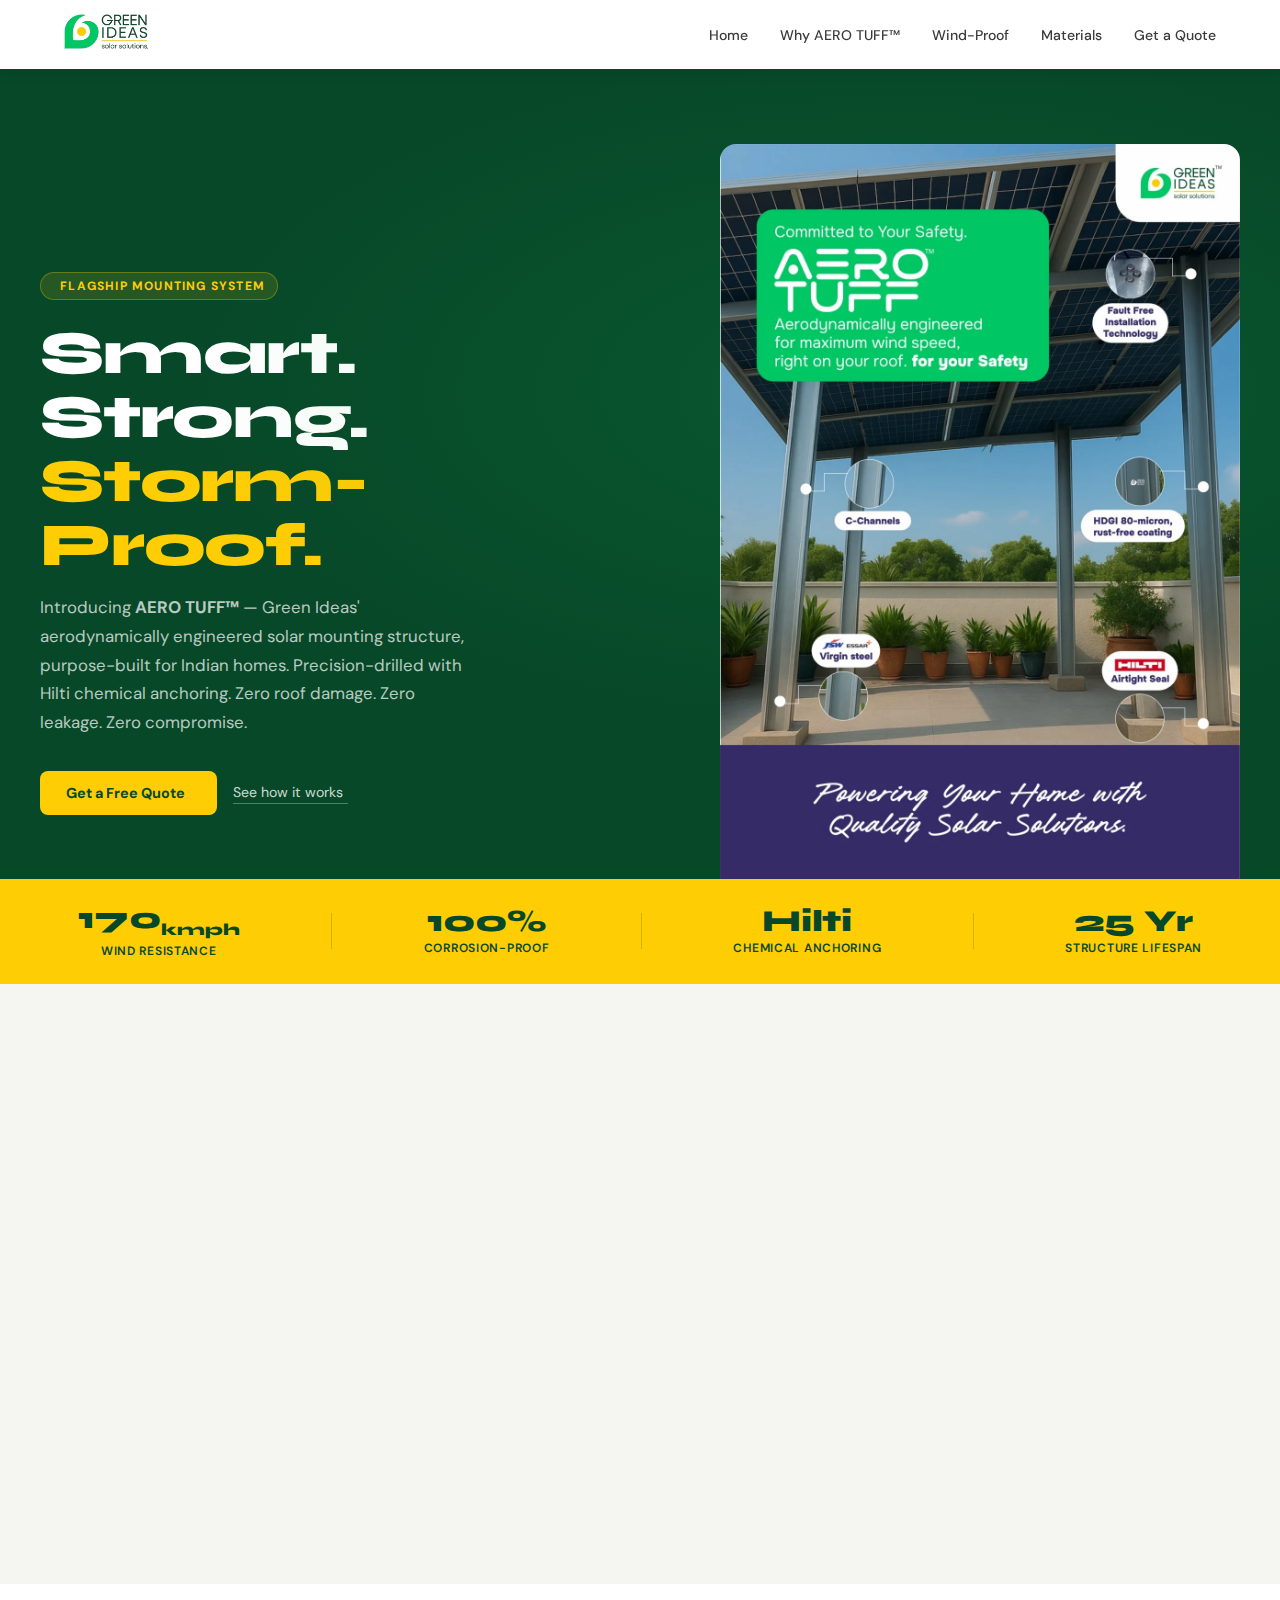
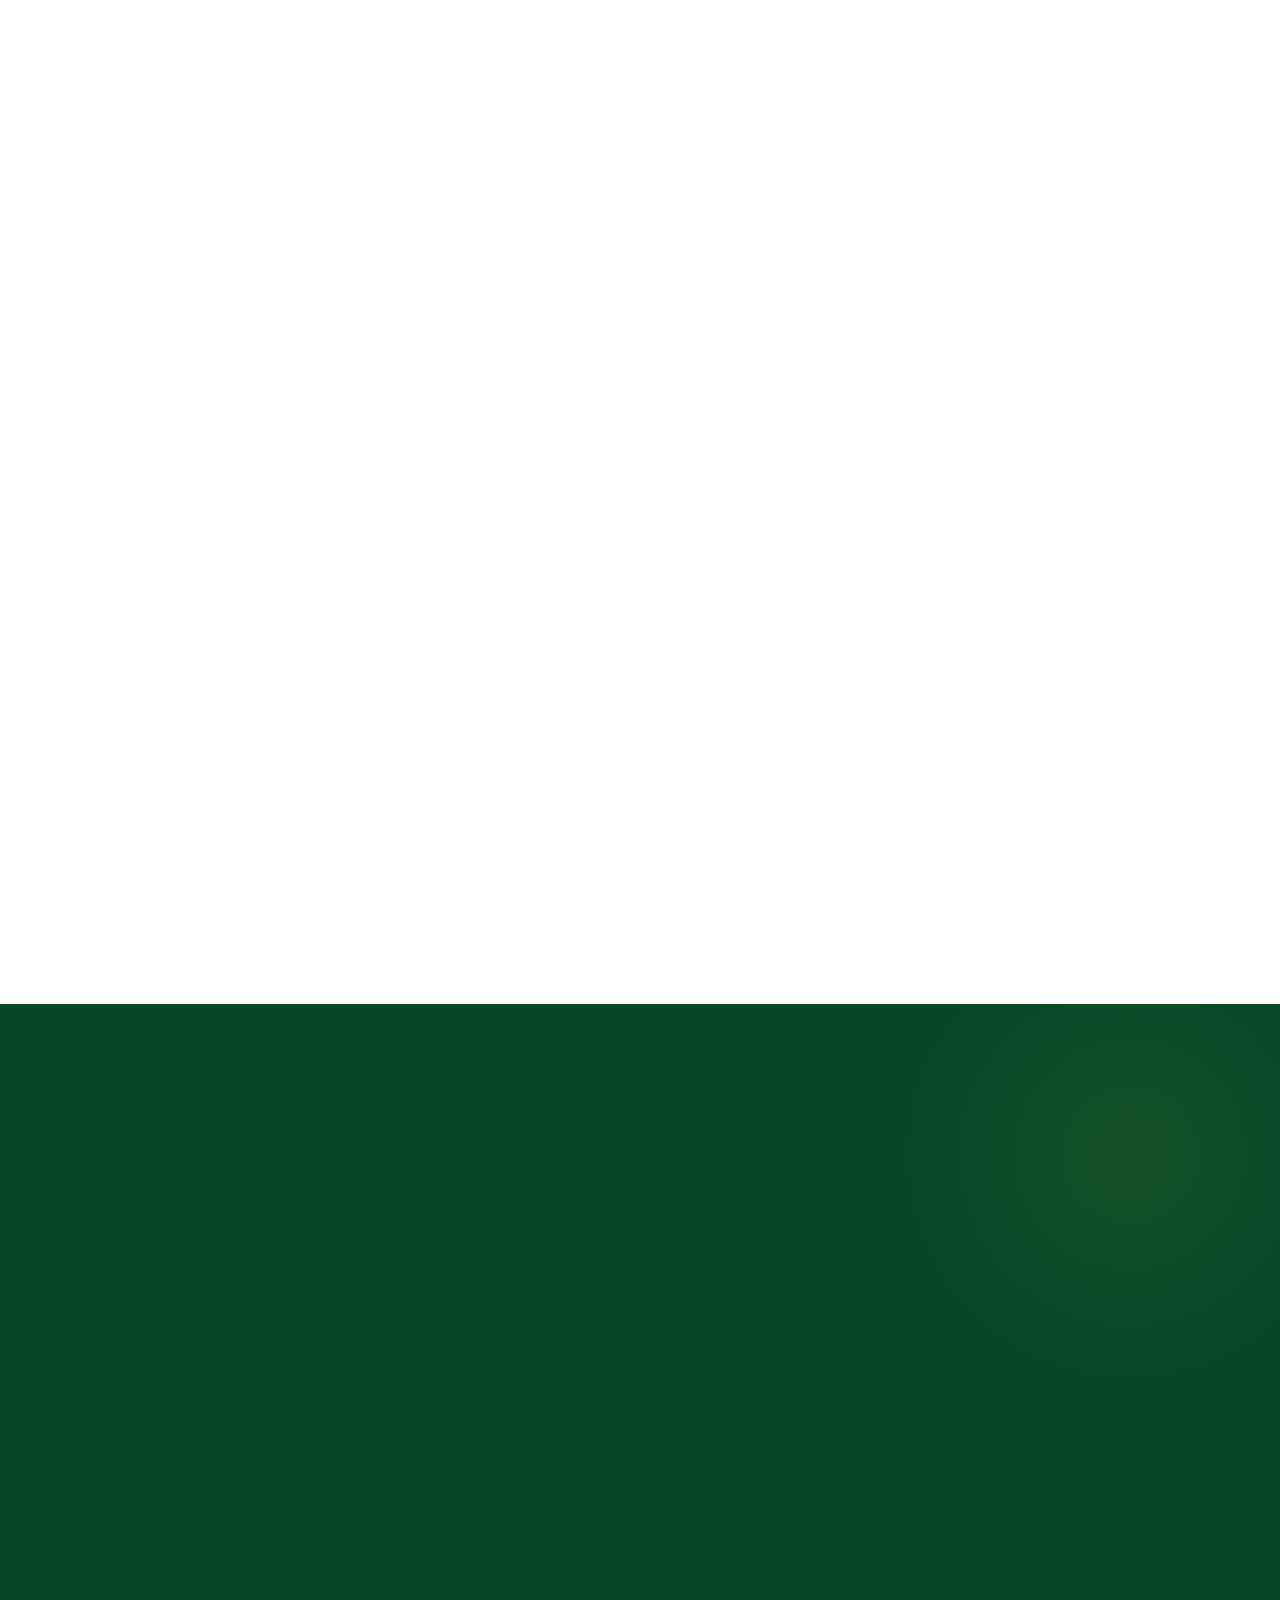
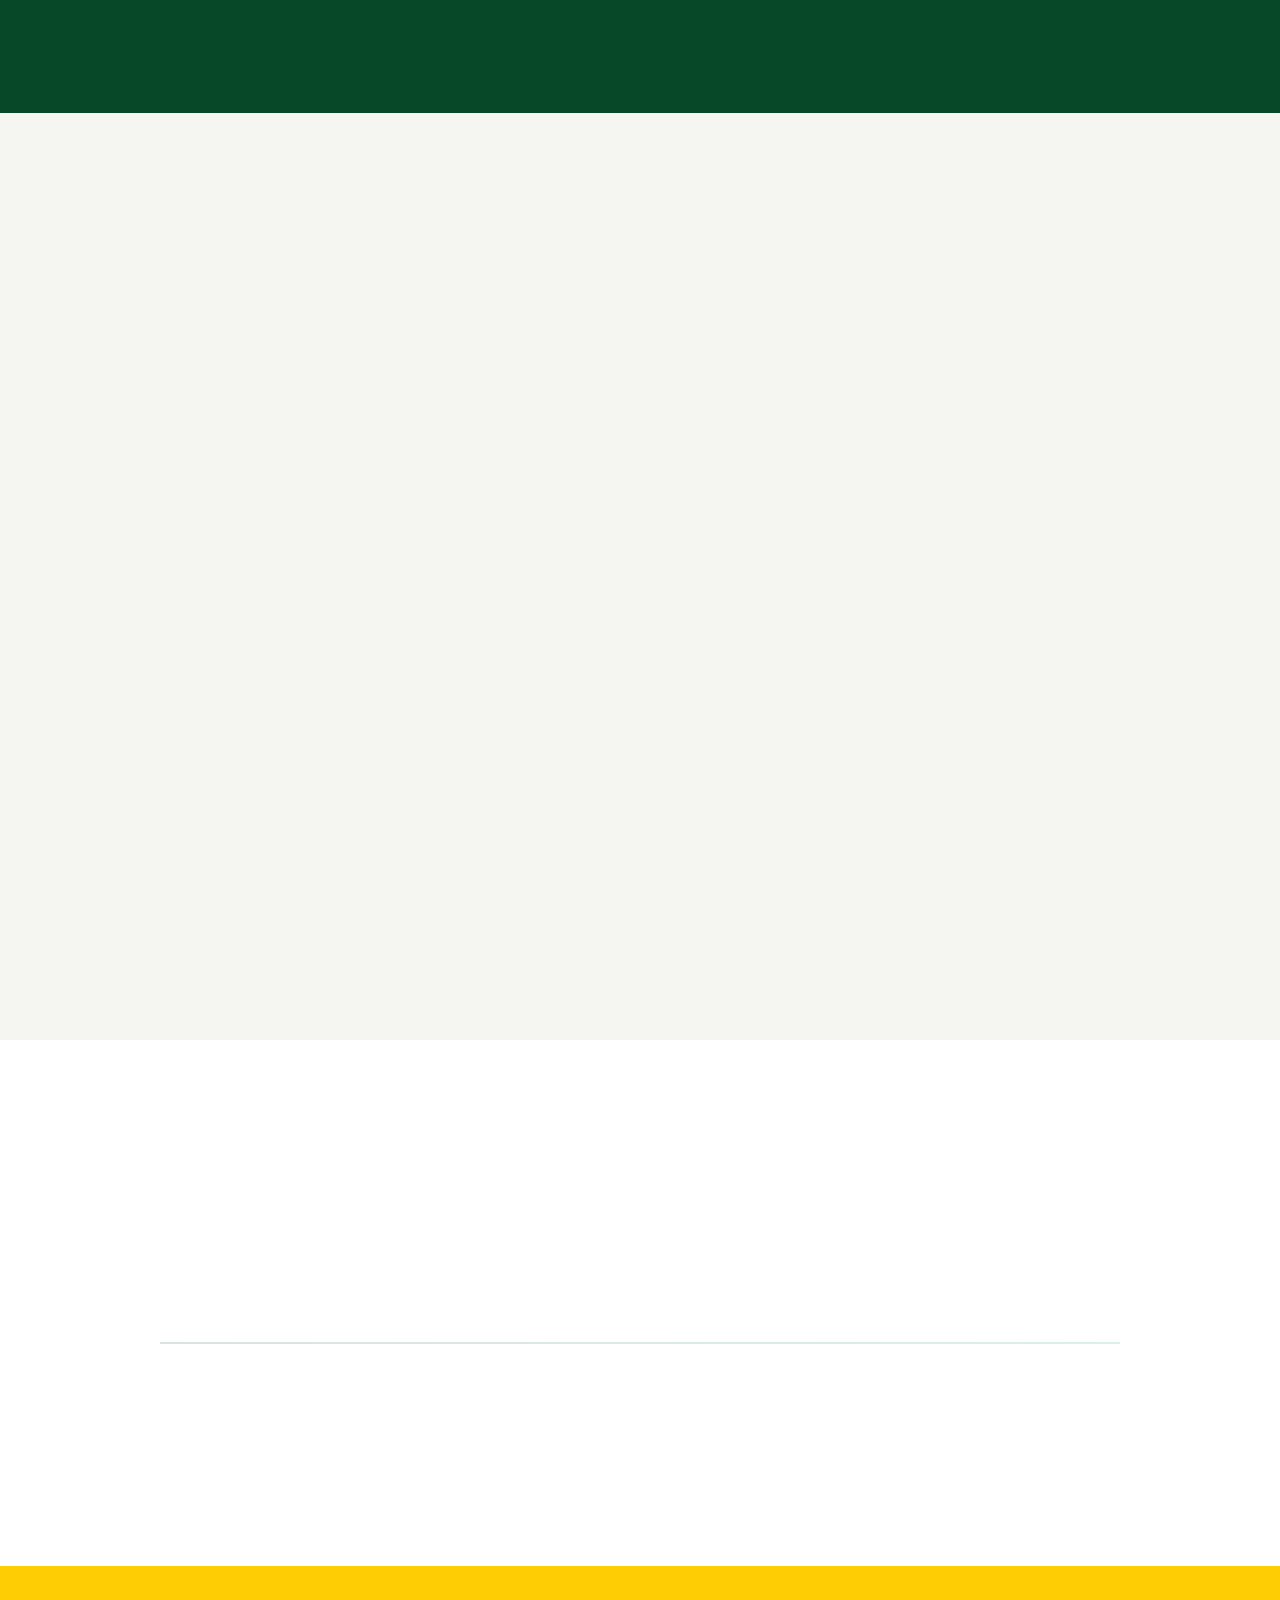
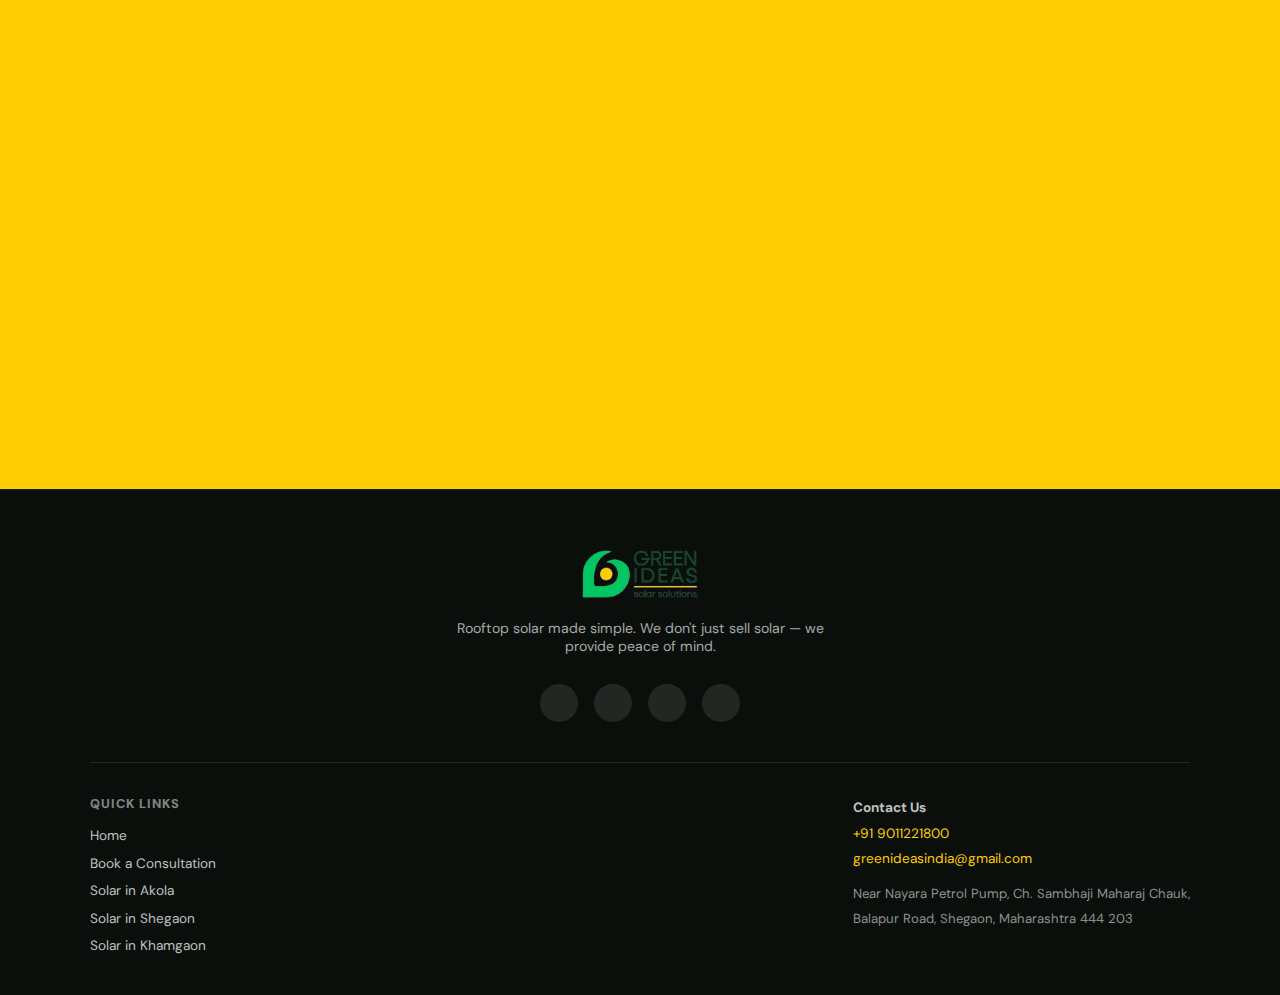
<file: aero-tuff.html>
<!DOCTYPE html>
<html lang="en">

<head>
    <meta charset="UTF-8" />
    <meta name="viewport" content="width=device-width, initial-scale=1.0" />
    <title>AERO TUFF™ Solar Structure | Green Ideas</title>
    <meta name="description"
        content="AERO TUFF™ — Green Ideas' flagship aerodynamically optimized solar mounting structure. Built to withstand 170 kmph winds. Hilti chemical anchoring protects your roof from leakage." />

    <link rel="stylesheet" href="https://cdnjs.cloudflare.com/ajax/libs/font-awesome/6.6.0/css/all.min.css"
        integrity="sha512-Kc323vGBEqzTmouAECnVceyQqyqdsSiqLQISBL29aUW4U/M7pSPA/gEUZQqv1cwx4OnYxTxve5UMg5GT6L4JJg=="
        crossorigin="anonymous" referrerpolicy="no-referrer" />

    <link
        href="https://fonts.googleapis.com/css2?family=Syne:wght@400;600;700;800&family=DM+Sans:ital,wght@0,300;0,400;0,500;0,600;1,300&display=swap"
        rel="stylesheet">

    <style>
        /* ========= RESET & BASE ========= */
        *,
        *::before,
        *::after {
            box-sizing: border-box;
            margin: 0;
            padding: 0;
        }

        :root {
            --green-dark: #074828;
            --green-mid: #0a6636;
            --green-light: #12a354;
            --yellow: #ffcd04;
            --yellow-dim: #e6b800;
            --off-white: #f5f5f2;
            --dark: #0d0d0d;
            --mid-gray: #3a3a3a;
            --text-light: #6b6b6b;
            --white: #ffffff;
        }

        html {
            scroll-behavior: smooth;
        }

        body {
            font-family: 'DM Sans', sans-serif;
            background: var(--white);
            color: var(--dark);
            overflow-x: hidden;
        }

        /* ========= NAV CTA BUTTON ========= */
        .cta-button a {
            background: var(--yellow);
            color: var(--green-dark);
            font-weight: 700;
            padding: .35rem .9rem;
            border-radius: 100px;
            text-decoration: none;
            font-size: .82rem;
            transition: background .2s;
        }

        .cta-button a:hover {
            background: var(--yellow-dim);
        }

        /* ========= NAV ========= */
        nav.visible {
            position: fixed;
            top: 0;
            left: 0;
            right: 0;
            z-index: 1000;
            background: white !important;
            box-shadow: 0 2px 16px rgba(0, 0, 0, .07);
            transform: translateY(0);
            transition: transform .35s cubic-bezier(.4, 0, .2, 1), box-shadow .35s;
        }

        nav.visible.nav-hidden {
            transform: translateY(-100%);
        }

        /* offset body for fixed nav */
        body {
            padding-top: 64px;
        }

        .nav-container {
            max-width: 1200px;
            margin: 0 auto;
            padding: .9rem 1.5rem;
            display: flex;
            align-items: center;
            justify-content: space-between;
        }

        .logo img {
            height: 35px;
        }

        .nav__navigation ul {
            list-style: none;
            display: flex;
            align-items: center;
            gap: 2rem;
        }

        .nav__navigation ul li a {
            text-decoration: none;
            color: var(--mid-gray);
            font-size: .88rem;
            font-weight: 500;
            transition: color .2s;
        }

        .nav__navigation ul li a:hover {
            color: var(--green-dark);
        }

        .menuBtn {
            display: none;
            cursor: pointer;
            flex-direction: column;
            gap: 5px;
            z-index: 1100;
            position: relative;
            background: none;
            border: none;
            padding: 4px;
        }

        .menuBtn span {
            width: 24px;
            height: 2px;
            background: var(--dark);
            display: block;
            transition: transform .3s, opacity .3s;
        }

        .menuBtn.open span:nth-child(1) {
            transform: translateY(7px) rotate(45deg);
        }

        .menuBtn.open span:nth-child(2) {
            opacity: 0;
        }

        .menuBtn.open span:nth-child(3) {
            transform: translateY(-7px) rotate(-45deg);
        }

        /* Mobile drawer */
        .mobile-drawer {
            display: none;
            position: fixed;
            top: 0;
            left: 0;
            right: 0;
            bottom: 0;
            background: var(--white);
            z-index: 1050;
            flex-direction: column;
            padding: 5rem 2rem 2rem;
            overflow-y: auto;
        }

        .mobile-drawer.open {
            display: flex;
        }

        .mobile-drawer ul {
            list-style: none;
            display: flex;
            flex-direction: column;
            gap: 0;
        }

        .mobile-drawer ul li {
            border-bottom: 1px solid #f0f0f0;
        }

        .mobile-drawer ul li a {
            display: block;
            padding: 1rem 0;
            color: var(--dark);
            text-decoration: none;
            font-size: 1.15rem;
            font-weight: 600;
            font-family: 'Syne', sans-serif;
            transition: color .2s;
        }

        .mobile-drawer ul li a:hover {
            color: var(--green-dark);
        }

        .mobile-drawer .drawer-cta {
            margin-top: 2rem;
            background: var(--green-dark);
            color: var(--white);
            font-weight: 700;
            font-size: .95rem;
            padding: .9rem 1.6rem;
            border-radius: 8px;
            text-decoration: none;
            text-align: center;
        }

        .mobile-drawer .drawer-bottom {
            margin-top: auto;
            padding-top: 2rem;
            border-top: 1px solid #f0f0f0;
        }

        .mobile-drawer .drawer-contact {
            font-size: .85rem;
            color: var(--text-light);
            line-height: 1.9;
        }

        .mobile-drawer .drawer-contact a {
            color: var(--green-dark);
            text-decoration: none;
            font-weight: 600;
        }

        .drawer-close {
            position: absolute;
            top: 1.2rem;
            right: 1.4rem;
            width: 40px;
            height: 40px;
            background: var(--off-white);
            border: none;
            border-radius: 50%;
            cursor: pointer;
            display: flex;
            align-items: center;
            justify-content: center;
            font-size: 1.1rem;
            color: var(--dark);
            transition: background .2s;
        }

        .drawer-close:hover {
            background: #e0e0e0;
        }

        .li-none-desk,
        .web-icons {
            display: none;
        }

        /* ========= HERO ========= */
        .at-hero {
            background: var(--green-dark);
            color: var(--white);
            padding: 80px 1.5rem 0;
            overflow: hidden;
            position: relative;
        }

        .at-hero::before {
            content: '';
            position: absolute;
            inset: 0;
            background: radial-gradient(ellipse 80% 60% at 70% 40%, rgba(18, 163, 84, .18) 0%, transparent 70%);
            pointer-events: none;
        }

        .at-hero-inner {
            max-width: 1200px;
            margin: 0 auto;
            display: grid;
            grid-template-columns: 1fr 1fr;
            align-items: end;
            gap: 3rem;
        }

        .at-hero-text {
            padding-bottom: 64px;
        }

        .at-eyebrow {
            display: inline-flex;
            align-items: center;
            gap: .45rem;
            background: rgba(255, 205, 4, .12);
            border: 1px solid rgba(255, 205, 4, .3);
            color: var(--yellow);
            font-size: .75rem;
            font-weight: 700;
            letter-spacing: .1em;
            text-transform: uppercase;
            padding: .3rem .75rem;
            border-radius: 100px;
            margin-bottom: 1.4rem;
        }

        .at-hero h1 {
            font-family: 'Syne', sans-serif;
            font-size: clamp(2.4rem, 5vw, 3.8rem);
            font-weight: 800;
            line-height: 1.05;
            letter-spacing: -.02em;
            margin-bottom: 1rem;
        }

        .at-hero h1 span {
            color: var(--yellow);
        }

        .at-hero-sub {
            color: rgba(255, 255, 255, .72);
            font-size: 1.05rem;
            line-height: 1.7;
            max-width: 440px;
            margin-bottom: 2.2rem;
        }

        .hero-cta-row {
            display: flex;
            align-items: center;
            gap: 1rem;
            flex-wrap: wrap;
        }

        .btn-primary {
            background: var(--yellow);
            color: var(--green-dark);
            font-weight: 700;
            font-size: .9rem;
            padding: .8rem 1.6rem;
            border-radius: 8px;
            text-decoration: none;
            display: inline-flex;
            align-items: center;
            gap: .4rem;
            transition: background .2s, transform .15s;
        }

        .btn-primary:hover {
            background: var(--yellow-dim);
            transform: translateY(-1px);
        }

        .btn-ghost {
            color: rgba(255, 255, 255, .8);
            font-size: .88rem;
            text-decoration: none;
            display: inline-flex;
            align-items: center;
            gap: .35rem;
            border-bottom: 1px solid rgba(255, 255, 255, .3);
            padding-bottom: 2px;
            transition: color .2s;
        }

        .btn-ghost:hover {
            color: var(--white);
        }

        .at-hero-img {
            position: relative;
            display: flex;
            justify-content: flex-end;
            align-items: flex-end;
        }

        .at-hero-img img {
            width: 100%;
            max-width: 520px;
            border-radius: 16px 16px 0 0;
            display: block;
            object-fit: cover;
        }

        /* ========= STATS BAR ========= */
        .stats-bar {
            background: var(--yellow);
            padding: 1.5rem;
        }

        .stats-bar-inner {
            max-width: 1200px;
            margin: 0 auto;
            display: flex;
            justify-content: space-around;
            align-items: center;
            flex-wrap: wrap;
            gap: 1rem;
        }

        .stat-item {
            text-align: center;
        }

        .stat-num {
            font-family: 'Syne', sans-serif;
            font-size: 1.9rem;
            font-weight: 800;
            color: var(--green-dark);
            line-height: 1;
            display: block;
        }

        .stat-label {
            font-size: .75rem;
            font-weight: 600;
            color: var(--green-dark);
            text-transform: uppercase;
            letter-spacing: .06em;
        }

        .stat-divider {
            width: 1px;
            height: 36px;
            background: rgba(7, 72, 40, .2);
        }

        /* ========= SECTION COMMONS ========= */
        section {
            padding: 90px 1.5rem;
        }

        .section-inner {
            max-width: 1200px;
            margin: 0 auto;
        }

        .section-label {
            font-size: .72rem;
            font-weight: 700;
            letter-spacing: .12em;
            text-transform: uppercase;
            color: var(--green-light);
            margin-bottom: .6rem;
        }

        .section-title {
            font-family: 'Syne', sans-serif;
            font-size: clamp(1.8rem, 3.5vw, 2.6rem);
            font-weight: 800;
            line-height: 1.15;
            letter-spacing: -.02em;
            color: var(--dark);
        }

        .section-title span {
            color: var(--green-dark);
        }

        /* ========= INTRO SECTION ========= */
        .intro-section {
            background: var(--off-white);
        }

        .intro-grid {
            display: grid;
            grid-template-columns: 1fr 1fr;
            gap: 5rem;
            align-items: center;
        }

        .intro-text .section-title {
            margin-bottom: 1.2rem;
        }

        .intro-text p {
            color: var(--mid-gray);
            line-height: 1.8;
            font-size: .97rem;
            margin-bottom: 1.2rem;
        }

        .intro-tag {
            display: inline-flex;
            align-items: center;
            gap: .5rem;
            background: var(--green-dark);
            color: var(--white);
            padding: .4rem 1rem;
            border-radius: 100px;
            font-size: .8rem;
            font-weight: 600;
            margin-top: .5rem;
        }

        .intro-visual {
            position: relative;
        }

        .intro-visual-card {
            background: var(--white);
            border-radius: 20px;
            overflow: hidden;
            box-shadow: 0 24px 60px rgba(0, 0, 0, .1);
        }

        .intro-visual-card img {
            width: 100%;
            display: block;
            object-fit: cover;
        }

        .intro-badge {
            position: absolute;
            bottom: -18px;
            left: -18px;
            background: var(--green-dark);
            color: var(--white);
            border-radius: 16px;
            padding: 1rem 1.4rem;
            box-shadow: 0 8px 24px rgba(7, 72, 40, .25);
        }

        .intro-badge strong {
            font-family: 'Syne', sans-serif;
            font-size: 1.5rem;
            font-weight: 800;
            color: var(--yellow);
            display: block;
        }

        .intro-badge span {
            font-size: .78rem;
            opacity: .85;
        }

        /* ========= FEATURES ========= */
        .features-section {
            background: var(--white);
        }

        .features-header {
            text-align: center;
            max-width: 600px;
            margin: 0 auto 4rem;
        }

        .features-header .section-title {
            margin-top: .4rem;
        }

        .features-grid {
            display: grid;
            grid-template-columns: repeat(auto-fit, minmax(260px, 1fr));
            gap: 1.5rem;
        }

        .feat-card {
            background: var(--off-white);
            border-radius: 16px;
            padding: 2rem 1.8rem;
            position: relative;
            overflow: hidden;
            transition: transform .25s, box-shadow .25s;
            border: 1px solid transparent;
        }

        .feat-card:hover {
            transform: translateY(-4px);
            box-shadow: 0 16px 40px rgba(0, 0, 0, .08);
            border-color: rgba(7, 72, 40, .1);
        }

        .feat-card::before {
            content: '';
            position: absolute;
            top: 0;
            left: 0;
            width: 4px;
            height: 100%;
            background: var(--green-dark);
            border-radius: 4px 0 0 4px;
            opacity: 0;
            transition: opacity .25s;
        }

        .feat-card:hover::before {
            opacity: 1;
        }

        .feat-icon {
            width: 48px;
            height: 48px;
            background: var(--green-dark);
            border-radius: 12px;
            display: flex;
            align-items: center;
            justify-content: center;
            margin-bottom: 1.2rem;
            font-size: 1.15rem;
            color: var(--yellow);
        }

        .feat-card h3 {
            font-family: 'Syne', sans-serif;
            font-size: 1.05rem;
            font-weight: 700;
            margin-bottom: .5rem;
            color: var(--dark);
        }

        .feat-card p {
            font-size: .88rem;
            color: var(--text-light);
            line-height: 1.7;
        }

        /* ========= WIND SECTION ========= */
        .wind-section {
            background: var(--green-dark);
            color: var(--white);
            position: relative;
            overflow: hidden;
        }

        .wind-section::before {
            content: '';
            position: absolute;
            top: -100px;
            right: -100px;
            width: 500px;
            height: 500px;
            background: radial-gradient(circle, rgba(255, 205, 4, .06) 0%, transparent 65%);
            pointer-events: none;
        }

        .wind-inner {
            display: grid;
            grid-template-columns: 1fr 1fr;
            gap: 5rem;
            align-items: center;
        }

        .wind-text .section-label {
            color: var(--yellow);
            opacity: .9;
        }

        .wind-text .section-title {
            color: var(--white);
            margin-bottom: 1.2rem;
        }

        .wind-text p {
            color: rgba(255, 255, 255, .72);
            line-height: 1.8;
            font-size: .97rem;
            margin-bottom: 2rem;
        }

        .wind-specs {
            display: flex;
            flex-direction: column;
            gap: .9rem;
        }

        .wind-spec {
            display: flex;
            align-items: flex-start;
            gap: .9rem;
        }

        .wind-spec-icon {
            width: 32px;
            height: 32px;
            background: rgba(255, 205, 4, .12);
            border: 1px solid rgba(255, 205, 4, .2);
            border-radius: 8px;
            display: flex;
            align-items: center;
            justify-content: center;
            color: var(--yellow);
            font-size: .8rem;
            flex-shrink: 0;
            margin-top: 2px;
        }

        .wind-spec-content strong {
            display: block;
            font-size: .92rem;
            font-weight: 600;
            color: var(--white);
            margin-bottom: .1rem;
        }

        .wind-spec-content span {
            font-size: .82rem;
            color: rgba(255, 255, 255, .55);
        }

        .wind-visual {
            display: flex;
            flex-direction: column;
            gap: 1.2rem;
        }

        .wind-big-num {
            font-family: 'Syne', sans-serif;
            font-size: clamp(4rem, 9vw, 7rem);
            font-weight: 800;
            line-height: 1;
            color: var(--yellow);
            letter-spacing: -.04em;
        }

        .wind-big-label {
            font-size: .95rem;
            color: rgba(255, 255, 255, .65);
            letter-spacing: .03em;
        }

        .wind-bar {
            height: 4px;
            background: rgba(255, 255, 255, .1);
            border-radius: 100px;
            overflow: hidden;
            margin-top: .5rem;
        }

        .wind-bar-fill {
            height: 100%;
            width: 85%;
            background: linear-gradient(90deg, var(--green-light), var(--yellow));
            border-radius: 100px;
        }

        .wind-compare {
            display: grid;
            grid-template-columns: 1fr 1fr;
            gap: 1rem;
        }

        .compare-item {
            background: rgba(255, 255, 255, .06);
            border: 1px solid rgba(255, 255, 255, .1);
            border-radius: 12px;
            padding: 1rem;
        }

        .compare-item .label {
            font-size: .72rem;
            color: rgba(255, 255, 255, .5);
            text-transform: uppercase;
            letter-spacing: .08em;
            margin-bottom: .35rem;
        }

        .compare-item .value {
            font-family: 'Syne', sans-serif;
            font-size: 1.3rem;
            font-weight: 700;
            color: var(--white);
        }

        .compare-item.highlight .value {
            color: var(--yellow);
        }

        /* ========= MATERIALS SECTION ========= */
        .materials-section {
            background: var(--off-white);
        }

        .materials-grid {
            display: grid;
            grid-template-columns: 1fr 1fr;
            gap: 5rem;
            align-items: center;
        }

        .material-list {
            display: flex;
            flex-direction: column;
            gap: 1.4rem;
            margin-top: 1.8rem;
        }

        .material-row {
            display: flex;
            align-items: flex-start;
            gap: 1rem;
            padding: 1.2rem 1.4rem;
            background: var(--white);
            border-radius: 14px;
            box-shadow: 0 2px 12px rgba(0, 0, 0, .04);
            transition: box-shadow .25s;
        }

        .material-row:hover {
            box-shadow: 0 6px 24px rgba(0, 0, 0, .08);
        }

        .material-check {
            width: 28px;
            height: 28px;
            background: var(--green-dark);
            border-radius: 50%;
            display: flex;
            align-items: center;
            justify-content: center;
            color: var(--yellow);
            font-size: .7rem;
            flex-shrink: 0;
            margin-top: 2px;
        }

        .material-row strong {
            display: block;
            font-size: .92rem;
            font-weight: 700;
            color: var(--dark);
            margin-bottom: .2rem;
        }

        .material-row p {
            font-size: .83rem;
            color: var(--text-light);
            line-height: 1.6;
        }

        .brand-logos {
            margin-top: 2rem;
            padding: 1.4rem 1.6rem;
            background: var(--white);
            border-radius: 14px;
            box-shadow: 0 2px 12px rgba(0, 0, 0, .04);
        }

        .brand-logos p {
            font-size: .72rem;
            font-weight: 700;
            text-transform: uppercase;
            letter-spacing: .1em;
            color: var(--text-light);
            margin-bottom: .9rem;
        }

        .brand-logo-row {
            display: flex;
            align-items: center;
            gap: 1.6rem;
            flex-wrap: wrap;
        }

        .brand-logo-row img {
            height: 28px;
            width: 75px;
            object-fit: contain;
            filter: grayscale(20%);
            opacity: .85;
            transition: opacity .2s, filter .2s;
        }

        .brand-logo-row img:hover {
            opacity: 1;
            filter: none;
        }

        .materials-right {
            position: relative;
        }

        .materials-img-wrap {
            border-radius: 20px;
            overflow: hidden;
            box-shadow: 0 24px 60px rgba(0, 0, 0, .12);
        }

        .materials-img-wrap img {
            width: 100%;
            display: block;
            object-fit: cover;
        }

        /* ========= PROCESS SECTION ========= */
        .process-section {
            background: var(--white);
        }

        .process-header {
            text-align: center;
            max-width: 580px;
            margin: 0 auto 4rem;
        }

        .process-steps {
            display: grid;
            grid-template-columns: repeat(4, 1fr);
            gap: 2rem;
            position: relative;
        }

        .process-steps::before {
            content: '';
            position: absolute;
            top: 28px;
            left: 10%;
            width: 80%;
            height: 2px;
            background: linear-gradient(90deg, var(--green-dark), var(--green-light));
            opacity: .15;
            z-index: 0;
        }

        .process-step {
            position: relative;
            z-index: 1;
            text-align: center;
        }

        .step-num {
            width: 56px;
            height: 56px;
            background: var(--green-dark);
            color: var(--yellow);
            font-family: 'Syne', sans-serif;
            font-size: 1.1rem;
            font-weight: 800;
            border-radius: 50%;
            display: flex;
            align-items: center;
            justify-content: center;
            margin: 0 auto 1.2rem;
            box-shadow: 0 4px 16px rgba(7, 72, 40, .3);
        }

        .process-step h4 {
            font-family: 'Syne', sans-serif;
            font-size: .95rem;
            font-weight: 700;
            color: var(--dark);
            margin-bottom: .4rem;
        }

        .process-step p {
            font-size: .82rem;
            color: var(--text-light);
            line-height: 1.6;
        }

        /* ========= CTA SECTION ========= */
        .cta-section {
            background: var(--yellow);
            padding: 80px 1.5rem;
        }

        .cta-inner {
            max-width: 720px;
            margin: 0 auto;
            text-align: center;
        }

        .cta-inner h2 {
            font-family: 'Syne', sans-serif;
            font-size: clamp(1.8rem, 4vw, 3rem);
            font-weight: 800;
            color: var(--green-dark);
            line-height: 1.15;
            letter-spacing: -.02em;
            margin-bottom: 1rem;
        }

        .cta-inner p {
            color: rgba(7, 72, 40, .7);
            font-size: 1rem;
            line-height: 1.7;
            margin-bottom: 2rem;
        }

        .btn-dark {
            background: var(--green-dark);
            color: var(--white);
            font-weight: 700;
            font-size: .92rem;
            padding: .9rem 2rem;
            border-radius: 8px;
            text-decoration: none;
            display: inline-flex;
            align-items: center;
            gap: .5rem;
            transition: background .2s, transform .15s;
        }

        .btn-dark:hover {
            background: var(--green-mid);
            transform: translateY(-2px);
        }

        .trust-row {
            display: flex;
            align-items: center;
            justify-content: center;
            gap: 1.5rem;
            flex-wrap: wrap;
            margin-top: 1.8rem;
            font-size: .8rem;
            font-weight: 600;
            color: rgba(7, 72, 40, .65);
        }

        .trust-row span::before {
            content: '✓ ';
        }

        /* ========= FOOTER ========= */
        footer {
            background: #0a0f0c;
            color: var(--white);
            padding: 60px 1.5rem 40px;
            text-align: center;
            border-top: 1px solid rgba(255, 255, 255, .06);
        }

        .footer-inner {
            max-width: 1100px;
            margin: 0 auto;
        }

        .logo-footer img {
            height: 48px;
            margin-bottom: 1rem;
        }

        footer>.footer-inner>p {
            color: rgba(255, 255, 255, .65);
            font-size: .88rem;
            max-width: 380px;
            margin: 0 auto 1.8rem;
        }

        .footer-icons {
            display: flex;
            justify-content: center;
            gap: 1rem;
            margin-bottom: 2.5rem;
        }

        .footer-icons a {
            width: 38px;
            height: 38px;
            background: rgba(255, 255, 255, .1);
            border-radius: 50%;
            display: flex;
            align-items: center;
            justify-content: center;
            color: var(--white);
            text-decoration: none;
            font-size: .85rem;
            transition: background .2s;
        }

        .footer-icons a:hover {
            background: rgba(255, 255, 255, .2);
        }

        .footer-bottom {
            display: flex;
            justify-content: space-between;
            flex-wrap: wrap;
            gap: 2rem;
            text-align: left;
            padding-top: 2rem;
            border-top: 1px solid rgba(255, 255, 255, .1);
        }

        .footer-bottom h4 {
            font-size: .8rem;
            font-weight: 700;
            letter-spacing: .08em;
            text-transform: uppercase;
            color: rgba(255, 255, 255, .5);
            margin-bottom: .8rem;
        }

        .footer-bottom ul {
            list-style: none;
            display: flex;
            flex-direction: column;
            gap: .4rem;
        }

        .footer-bottom ul li a {
            color: rgba(255, 255, 255, .75);
            text-decoration: none;
            font-size: .85rem;
            transition: color .2s;
        }

        .footer-bottom ul li a:hover {
            color: var(--yellow);
        }

        .footer-contact {
            color: rgba(255, 255, 255, .75);
            font-size: .85rem;
            line-height: 1.9;
        }

        .footer-contact a {
            color: var(--yellow);
            text-decoration: none;
        }

        /* ========= SCROLL ANIMATION ========= */
        .fade-up {
            opacity: 0;
            transform: translateY(28px);
            transition: opacity .65s ease, transform .65s ease;
        }

        .fade-up.visible {
            opacity: 1;
            transform: none;
        }

        /* ========= RESPONSIVE ========= */
        @media (max-width: 900px) {

            .at-hero-inner,
            .intro-grid,
            .wind-inner,
            .materials-grid {
                grid-template-columns: 1fr;
                gap: 2.5rem;
            }

            .at-hero {
                padding: 60px 1.5rem 0;
            }

            .at-hero-text {
                padding-bottom: 40px;
            }

            .at-hero-img {
                justify-content: center;
            }

            .at-hero-img img {
                max-width: 100%;
                border-radius: 12px;
            }

            .process-steps {
                grid-template-columns: 1fr 1fr;
            }

            .process-steps::before {
                display: none;
            }

            .intro-badge {
                position: static;
                margin-top: 1rem;
                display: inline-block;
            }

            .wind-visual {
                margin-top: 2rem;
            }

            .stat-divider {
                display: none;
            }
        }

        @media (max-width: 768px) {
            section {
                padding: 60px 1.25rem;
            }

            .process-steps {
                grid-template-columns: 1fr;
            }

            .wind-compare {
                grid-template-columns: 1fr;
            }

            .nav__navigation {
                display: none !important;
            }

            .menuBtn {
                display: flex;
            }
        }
    </style>
</head>

<body>

    <!-- NAV -->
    <nav class="visible" style="background-color: white;">
        <div class="nav-container container">
            <a class="logo" href="https://greenideas.in/">
                <img src="./assets/media/logo.webp" alt="Green Ideas Solar Logo"
                    onerror="this.style.display='none'; this.parentNode.innerHTML='<span style=\'font-family:Syne,sans-serif;font-size:1.3rem;font-weight:800;color:#074828;\'>Green Ideas</span>'">
            </a>
            <div class="nav__navigation">
                <ul>
                    <li><a href="https://greenideas.in">Home</a></li>
                    <li><a href="#why-aero">Why AERO TUFF™</a></li>
                    <li><a href="#wind-section">Wind-Proof</a></li>
                    <li><a href="#materials">Materials</a></li>
                    <li><a href="#consult-cta">Get a Quote</a></li>
                </ul>
            </div>
            <button class="menuBtn" id="menuBtn" aria-label="Open menu">
                <span></span><span></span><span></span>
            </button>
        </div>
    </nav>

    <!-- Mobile Drawer -->
    <div class="mobile-drawer" id="mobileDrawer">
        <button class="drawer-close" id="drawerClose" aria-label="Close menu">
            <i class="fa-solid fa-xmark"></i>
        </button>
        <ul>
            <li><a href="https://greenideas.in" id="drawerLink">Home</a></li>
            <li><a href="#why-aero" id="drawerLink">Why AERO TUFF™</a></li>
            <li><a href="#wind-section" id="drawerLink">Wind-Proof</a></li>
            <li><a href="#materials" id="drawerLink">Materials</a></li>
        </ul>
        <a href="#consult-cta" class="drawer-cta">Book a Free Consultation →</a>
        <div class="drawer-bottom">
            <div class="drawer-contact">
                <strong style="color:var(--dark); display:block; margin-bottom:.4rem;">Green Ideas</strong>
                <a href="tel:+919011221800">+91 9011221800</a><br>
                Shegaon, Maharashtra
            </div>
        </div>
    </div>

    <!-- ===== HERO ===== -->
    <section class="at-hero">
        <div class="at-hero-inner">
            <div class="at-hero-text">
                <div class="at-eyebrow"><i class="fa-solid fa-shield-halved"></i> Flagship Mounting System</div>
                <h1>Smart. Strong.<br><span>Storm-Proof.</span></h1>
                <p class="at-hero-sub">
                    Introducing <strong>AERO TUFF™</strong> — Green Ideas' aerodynamically engineered solar mounting
                    structure, purpose-built for Indian homes. Precision-drilled with Hilti chemical anchoring. Zero
                    roof damage. Zero leakage. Zero compromise.
                </p>
                <div class="hero-cta-row">
                    <a href="#consult-cta" class="btn-primary">Get a Free Quote <i
                            class="fa-solid fa-arrow-right"></i></a>
                    <a href="#why-aero" class="btn-ghost">See how it works <i class="fa-solid fa-chevron-down"></i></a>
                </div>
            </div>
            <div class="at-hero-img">
                <img src="./assets/media/the_structure.webp" alt="AERO TUFF Solar Mounting Structure"
                    onerror="this.src='https://greenideas.in/assets/media/the_structure.webp'">
            </div>
        </div>
    </section>

    <!-- STATS BAR -->
    <div class="stats-bar">
        <div class="stats-bar-inner">
            <div class="stat-item">
                <span class="stat-num">170<sub style="font-size:.55em;">kmph</sub></span>
                <span class="stat-label">Wind Resistance</span>
            </div>
            <div class="stat-divider"></div>
            <div class="stat-item">
                <span class="stat-num">100%</span>
                <span class="stat-label">Corrosion-Proof</span>
            </div>
            <div class="stat-divider"></div>
            <div class="stat-item">
                <span class="stat-num">Hilti</span>
                <span class="stat-label">Chemical Anchoring</span>
            </div>
            <div class="stat-divider"></div>
            <div class="stat-item">
                <span class="stat-num">25 Yr</span>
                <span class="stat-label">Structure Lifespan</span>
            </div>
        </div>
    </div>

    <!-- ===== INTRO ===== -->
    <section class="intro-section" id="why-aero">
        <div class="section-inner">
            <div class="intro-grid">
                <div class="intro-text fade-up">
                    <div class="section-label">Why AERO TUFF™</div>
                    <h2 class="section-title">Built different.<br><span>By design.</span></h2>
                    <p>Traditional solar structures leave your roof vulnerable — exposed drill holes filled with
                        ordinary grout, rusting bolts, and messy field welds that crack and seep over time. AERO TUFF™
                        was engineered to change all of that.</p>
                    <p>Where drilling is required, we use <strong>Hilti chemical anchoring</strong> — a precision system
                        that bonds at a molecular level, completely sealing the entry point against moisture. Your roof
                        stays watertight, structurally intact, and protected for decades.</p>
                    <div class="intro-tag"><i class="fa-solid fa-circle-check" style="color:var(--yellow)"></i>
                        Exclusively designed for residential rooftops</div>
                </div>
                <div class="intro-visual fade-up">
                    <div class="intro-visual-card">
                        <img src="./assets/media/the_structure.webp" alt="AERO TUFF Structure installed"
                            onerror="this.src='https://greenideas.in/assets/media/the_structure.webp'"
                            style="aspect-ratio:4/3; object-fit:cover;">
                    </div>
                    <div class="intro-badge">
                        <strong>AERO TUFF™</strong>
                        <span>Flagship Structure · Green Ideas</span>
                    </div>
                </div>
            </div>
        </div>
    </section>

    <!-- ===== FEATURES ===== -->
    <section class="features-section">
        <div class="section-inner">
            <div class="features-header fade-up">
                <div class="section-label">What Sets It Apart</div>
                <h2 class="section-title">Engineering you can <span>see and trust</span></h2>
            </div>
            <div class="features-grid">
                <div class="feat-card fade-up">
                    <div class="feat-icon"><i class="fa-solid fa-industry"></i></div>
                    <h3>Factory-Built Precision</h3>
                    <p>Pre-fabricated under controlled conditions for 100% dimensional accuracy. No field cutting, no
                        human error — every component fits exactly as designed.</p>
                </div>
                <div class="feat-card fade-up">
                    <div class="feat-icon"><i class="fa-solid fa-bolt"></i></div>
                    <h3>Modular & Ready</h3>
                    <p>Plug-and-play design means your system is installed faster and neater than conventional methods.
                        Less time on your roof, more time saving on your bills.</p>
                </div>
                <div class="feat-card fade-up">
                    <div class="feat-icon"><i class="fa-solid fa-shield-virus"></i></div>
                    <h3>100% Rust-Proof</h3>
                    <p>Full corrosion resistance through hot-dip galvanising and premium virgin steel — engineered to
                        handle India's monsoons, heat cycles, and coastal air.</p>
                </div>
                <div class="feat-card fade-up">
                    <div class="feat-icon"><i class="fa-solid fa-droplet-slash"></i></div>
                    <h3>Zero Leakage, Guaranteed</h3>
                    <p>We use <strong>Hilti chemical anchoring</strong> — a precision two-component resin system that
                        seals every drill point from the inside out. No water path. No seepage. Your roof stays bone
                        dry.</p>
                </div>
                <div class="feat-card fade-up">
                    <div class="feat-icon"><i class="fa-solid fa-wind"></i></div>
                    <h3>Aerodynamic Profile</h3>
                    <p>Optimised angles reduce wind uplift and drag forces. The structure works with the wind, not
                        against it — delivering consistent performance through every season.</p>
                </div>
                <div class="feat-card fade-up">
                    <div class="feat-icon"><i class="fa-solid fa-circle-check"></i></div>
                    <h3>Fault-Free Installation</h3>
                    <p>Our proprietary installation protocol leaves zero margin for on-site errors. What goes on your
                        roof is verified, checked, and guaranteed before we leave.</p>
                </div>
            </div>
        </div>
    </section>

    <!-- ===== WIND PROOF ===== -->
    <section class="wind-section" id="wind-section">
        <div class="section-inner">
            <div class="wind-inner">
                <div class="wind-text fade-up">
                    <div class="section-label">Structural Integrity</div>
                    <h2 class="section-title">Built for the storm.<br>Engineered for peace of mind.</h2>
                    <p>India's weather doesn't give warnings. Cyclones, summer squalls, and intense monsoon gusts are a
                        reality for millions of homeowners. AERO TUFF™ is built to handle them all — and then some.</p>
                    <div class="wind-specs">
                        <div class="wind-spec">
                            <div class="wind-spec-icon"><i class="fa-solid fa-wind"></i></div>
                            <div class="wind-spec-content">
                                <strong>Withstands 170 kmph sustained winds</strong>
                                <span>Tested beyond cyclone-grade wind load specifications</span>
                            </div>
                        </div>
                        <div class="wind-spec">
                            <div class="wind-spec-icon"><i class="fa-solid fa-anchor"></i></div>
                            <div class="wind-spec-content">
                                <strong>Hilti chemical anchoring</strong>
                                <span>Resin-bonded fixings that seal the drill point — watertight, pull-resistant,
                                    permanent</span>
                            </div>
                        </div>
                        <div class="wind-spec">
                            <div class="wind-spec-icon"><i class="fa-solid fa-maximize"></i></div>
                            <div class="wind-spec-content">
                                <strong>Aerodynamically optimised geometry</strong>
                                <span>Panel tilt and framing designed to minimise wind uplift forces</span>
                            </div>
                        </div>
                    </div>
                </div>
                <div class="wind-visual fade-up">
                    <div class="wind-big-num">170</div>
                    <div class="wind-big-label">kmph rated wind resistance</div>
                    <div class="wind-bar">
                        <div class="wind-bar-fill"></div>
                    </div>
                    <div class="wind-compare" style="margin-top:1.8rem;">
                        <div class="compare-item">
                            <div class="label">Typical Structure</div>
                            <div class="value">~80 kmph</div>
                        </div>
                        <div class="compare-item highlight">
                            <div class="label">AERO TUFF™</div>
                            <div class="value">170 kmph</div>
                        </div>
                    </div>
                </div>
            </div>
        </div>
    </section>

    <!-- ===== MATERIALS ===== -->
    <section class="materials-section" id="materials">
        <div class="section-inner">
            <div class="materials-grid">
                <div class="fade-up">
                    <div class="section-label">Material Quality</div>
                    <h2 class="section-title">Only the finest <span>steel makes the cut</span></h2>
                    <div class="material-list">
                        <div class="material-row">
                            <div class="material-check"><i class="fa-solid fa-check"></i></div>
                            <div>
                                <strong>Virgin Steel Only</strong>
                                <p>No recycled or secondary-grade metal — ever. Every structural member uses only
                                    certified prime steel for maximum strength and consistency.</p>
                            </div>
                        </div>
                        <div class="material-row">
                            <div class="material-check"><i class="fa-solid fa-check"></i></div>
                            <div>
                                <strong>Hot-Dip Galvanised Finish</strong>
                                <p>Deep corrosion protection bonded to every surface. AERO TUFF™ won't rust, flake, or
                                    degrade — even after 25 years of exposure.</p>
                            </div>
                        </div>
                        <div class="material-row">
                            <div class="material-check"><i class="fa-solid fa-check"></i></div>
                            <div>
                                <strong>Hilti Chemical Anchoring System</strong>
                                <p>Every drill point is sealed with Hilti's precision two-component resin — forming a
                                    watertight bond that locks out moisture and eliminates any risk of leakage,
                                    permanently.</p>
                            </div>
                        </div>
                    </div>
                    <div class="brand-logos">
                        <p>Certified Steel from</p>
                        <div class="brand-logo-row">
                            <img src="./assets/media/jsw.webp" alt="JSW Steel">
                            <img src="./assets/media/essar.webp" alt="Essar Steel">
                            <img src="./assets/media/tatasteel.webp" alt="Tata Steel">
                        </div>
                    </div>
                </div>
                <div class="materials-right fade-up">
                    <div class="materials-img-wrap">
                        <img src="./assets/media/the_structure.webp" alt="AERO TUFF steel quality close-up"
                            onerror="this.src='https://greenideas.in/assets/media/the_structure.webp'"
                            style="aspect-ratio:3/4; object-fit:cover;">
                    </div>
                </div>
            </div>
        </div>
    </section>

    <!-- ===== PROCESS ===== -->
    <section class="process-section">
        <div class="section-inner">
            <div class="process-header fade-up">
                <div class="section-label">How It Works</div>
                <h2 class="section-title">From factory to <span>your rooftop</span></h2>
            </div>
            <div class="process-steps">
                <div class="process-step fade-up">
                    <div class="step-num">01</div>
                    <h4>Site Survey</h4>
                    <p>Our team evaluates your roof load capacity, orientation, and shadow points for a perfect fit.</p>
                </div>
                <div class="process-step fade-up">
                    <div class="step-num">02</div>
                    <h4>Precision Fabrication</h4>
                    <p>Your AERO TUFF™ structure is custom-cut and pre-assembled at our facility to exact
                        specifications.</p>
                </div>
                <div class="process-step fade-up">
                    <div class="step-num">03</div>
                    <h4>Hilti Chemical Anchoring</h4>
                    <p>Precision drilled and filled with Hilti resin — sealing every fixing point for a watertight,
                        pull-resistant hold that lasts decades.</p>
                </div>
                <div class="process-step fade-up">
                    <div class="step-num">04</div>
                    <h4>Panel Installation</h4>
                    <p>Panels click into the modular frame. Clean, fast, and structurally verified before we leave.</p>
                </div>
            </div>
        </div>
    </section>

    <!-- ===== CTA ===== -->
    <section class="cta-section" id="consult-cta">
        <div class="cta-inner fade-up">
            <h2>Ready for a structure that's built to last?</h2>
            <p>Get a free consultation and site assessment. Our team will walk you through system sizing, estimated
                savings, and your AERO TUFF™ installation — at no cost and zero obligation.</p>
            <a href="https://greenideas.in/go-solar.html" class="btn-dark">Book Your Free Consultation <i
                    class="fa-solid fa-arrow-right"></i></a>
            <div class="trust-row">
                <span>Free site survey</span>
                <span>No sales pressure</span>
                <span>5-year maintenance</span>
                <span>Government subsidy support</span>
            </div>
        </div>
    </section>

    <!-- ===== FOOTER ===== -->
    <footer>
        <div class="footer-inner">
            <div class="logo-footer">
                <img src="./assets/media/logo.webp" alt="GreenIdeas Solar Logo"
                    onerror="this.style.display='none'; this.insertAdjacentHTML('afterend','<span style=\'font-family:Syne,sans-serif;font-size:1.4rem;font-weight:800;color:#ffcd04;\'>Green Ideas</span>')">
            </div>
            <p>Rooftop solar made simple. We don't just sell solar — we provide peace of mind.</p>

            <div class="footer-icons">
                <a href="https://m.facebook.com/61569214233764/" target="_blank"><i
                        class="fa-brands fa-facebook-f"></i></a>
                <a href="https://www.instagram.com/greenideas_india" target="_blank"><i
                        class="fa-brands fa-instagram"></i></a>
                <a href="https://linkedin.com/company/greenideas" target="_blank"><i
                        class="fa-brands fa-linkedin-in"></i></a>
                <a href="https://www.youtube.com/@greenideasindia" target="_blank"><i
                        class="fa-brands fa-youtube"></i></a>
            </div>

            <div class="footer-bottom">
                <div>
                    <h4>Quick Links</h4>
                    <ul>
                        <li><a href="https://greenideas.in">Home</a></li>
                        <li><a href="https://greenideas.in/go-solar.html">Book a Consultation</a></li>
                        <li><a href="/go-solar-akola.html">Solar in Akola</a></li>
                        <li><a href="/go-solar-shegaon.html">Solar in Shegaon</a></li>
                        <li><a href="/go-solar-khamgaon.html">Solar in Khamgaon</a></li>
                    </ul>
                </div>
                <div class="footer-contact">
                    <b>Contact Us</b><br>
                    <a href="tel:+919011221800">+91 9011221800</a><br>
                    <a href="mailto:greenideasindia@gmail.com">greenideasindia@gmail.com</a>
                    <p style="color:rgba(255,255,255,.55); font-size:.82rem; margin-top:.6rem;">
                        Near Nayara Petrol Pump, Ch. Sambhaji Maharaj Chauk,<br>
                        Balapur Road, Shegaon, Maharashtra 444 203
                    </p>
                </div>
            </div>
        </div>
    </footer>

    <script>
        // ── Scroll-triggered fade-up animations ──
        const observer = new IntersectionObserver((entries) => {
            entries.forEach(el => {
                if (el.isIntersecting) {
                    el.target.classList.add('visible');
                    observer.unobserve(el.target);
                }
            });
        }, { threshold: 0.12 });
        document.querySelectorAll('.fade-up').forEach(el => observer.observe(el));

        // ── Hide nav on scroll down, reveal on scroll up ──
        const nav = document.querySelector('nav.visible');
        let lastScrollY = window.scrollY;
        let ticking = false;

        window.addEventListener('scroll', () => {
            if (!ticking) {
                window.requestAnimationFrame(() => {
                    const currentScrollY = window.scrollY;
                    if (currentScrollY > lastScrollY && currentScrollY > 80) {
                        // scrolling down — hide
                        nav.classList.add('nav-hidden');
                    } else {
                        // scrolling up — show
                        nav.classList.remove('nav-hidden');
                    }
                    lastScrollY = currentScrollY;
                    ticking = false;
                });
                ticking = true;
            }
        }, { passive: true });

        // Mobile drawer toggle
        const menuBtn = document.getElementById('menuBtn');
        const drawer = document.getElementById('mobileDrawer');

        if (menuBtn && drawer) {
            const drawerClose = document.getElementById('drawerClose');

            function closeDrawer() {
                drawer.classList.remove('open');
                menuBtn.classList.remove('open');
                document.body.style.overflow = '';
            }

            menuBtn.addEventListener('click', () => {
                const isOpen = drawer.classList.toggle('open');
                menuBtn.classList.toggle('open', isOpen);
                document.body.style.overflow = isOpen ? 'hidden' : '';
                // Always keep nav visible when drawer is open
                if (isOpen) nav.classList.remove('nav-hidden');
            });

            if (drawerClose) drawerClose.addEventListener('click', closeDrawer);

            // Close drawer when any link inside it is clicked
            drawer.querySelectorAll('a').forEach(link => {
                link.addEventListener('click', closeDrawer);
            });
        }
    </script>

</body>

</html>
</file>
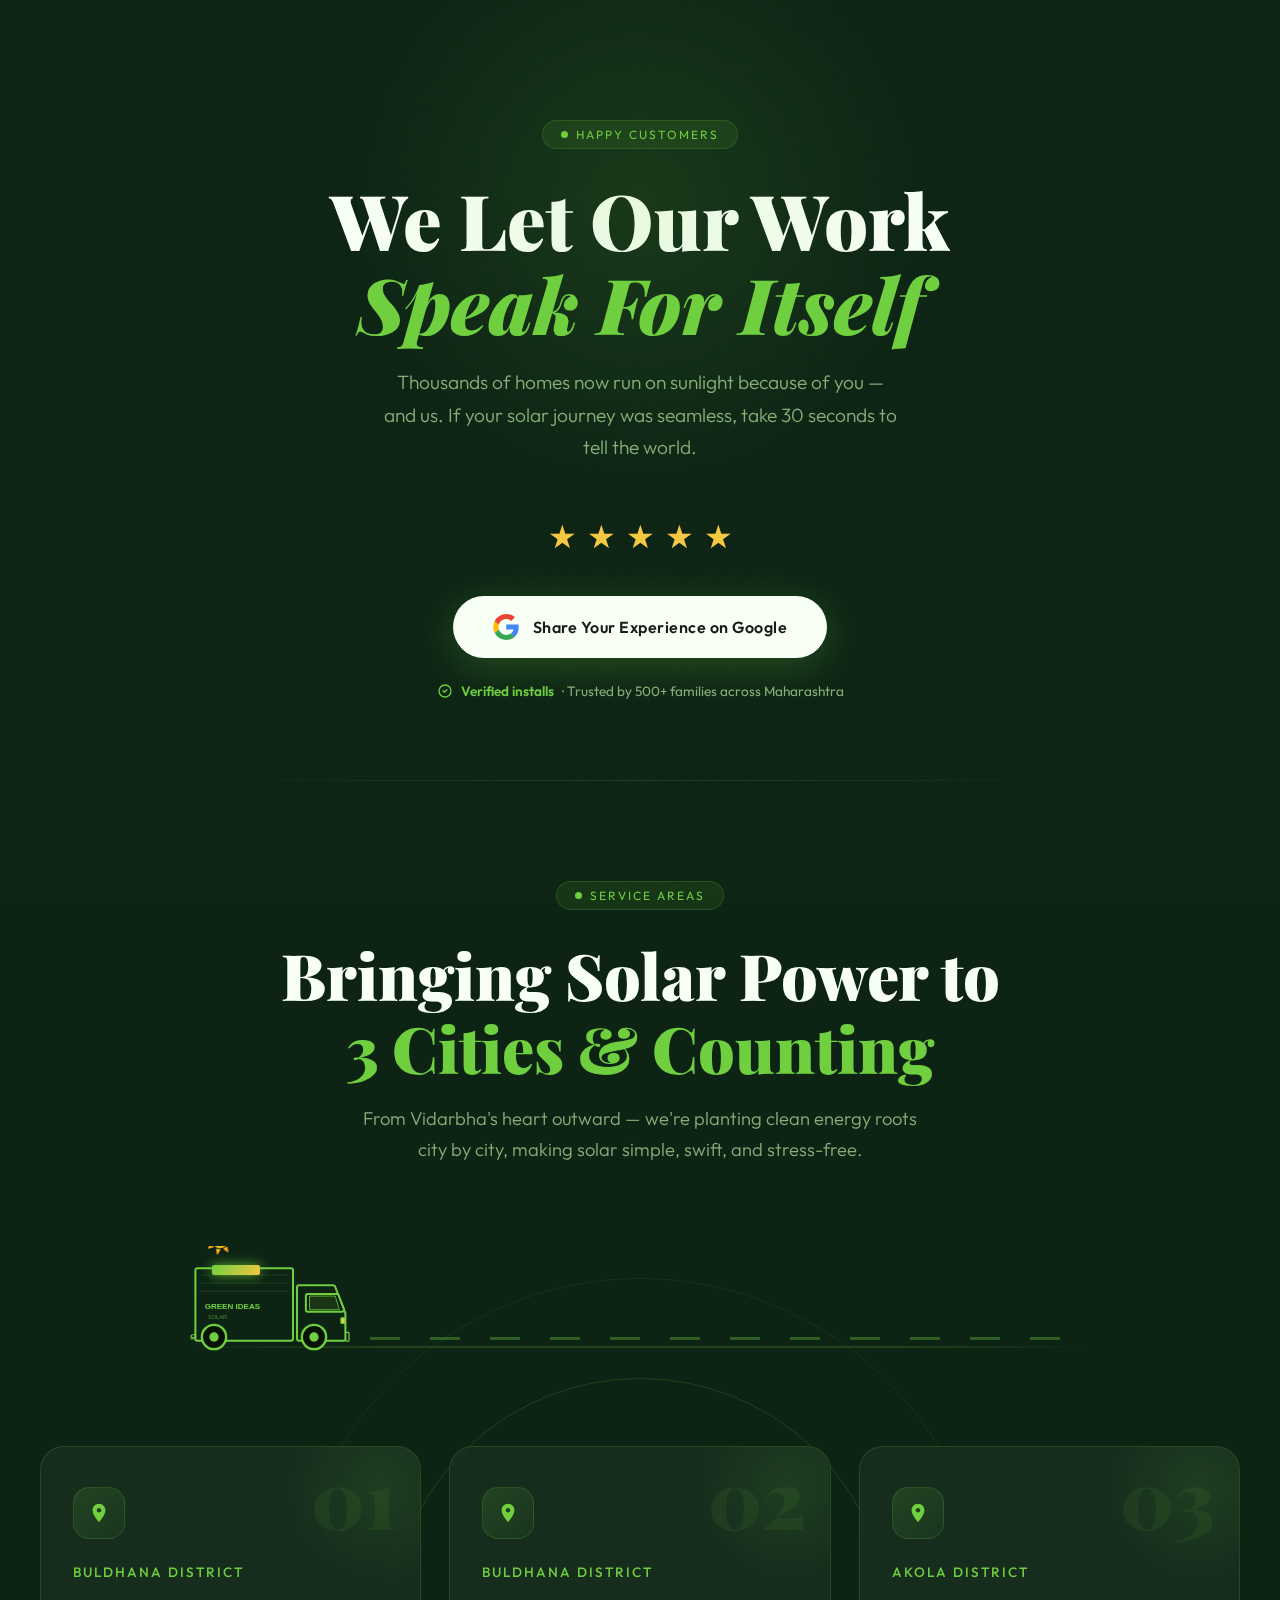
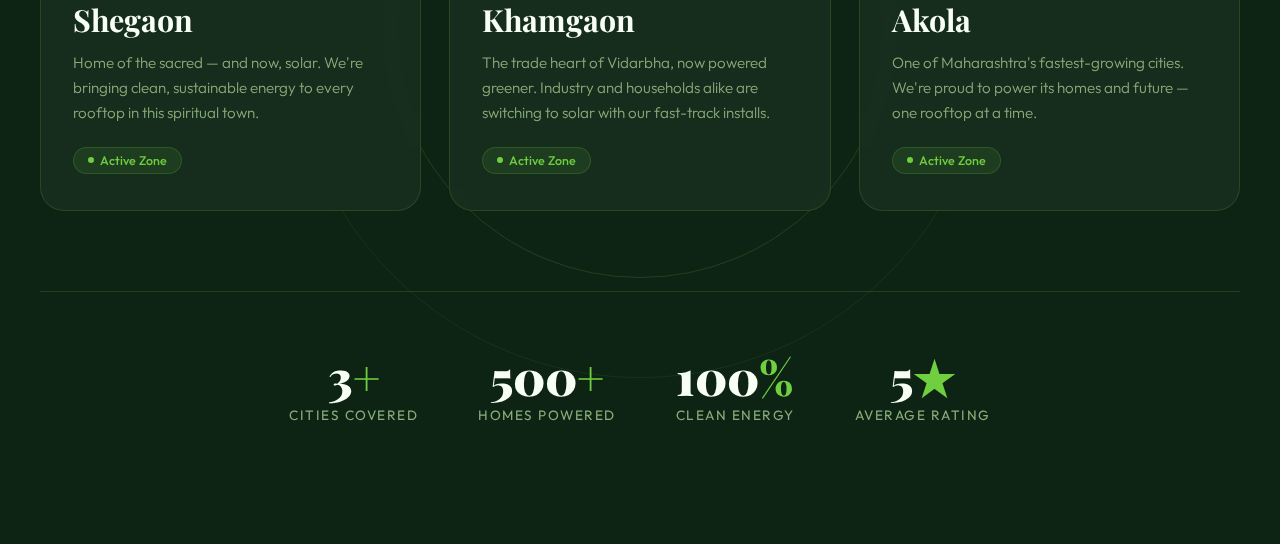
<file: greenideas-section.html>
<!DOCTYPE html>
<html lang="en">
<head>
<meta charset="UTF-8" />
<meta name="viewport" content="width=device-width, initial-scale=1.0"/>
<title>Green Ideas – Premium Section</title>
<link href="https://fonts.googleapis.com/css2?family=Playfair+Display:wght@500;700;900&family=Outfit:wght@300;400;500;600&display=swap" rel="stylesheet"/>
<style>
  *, *::before, *::after { margin: 0; padding: 0; box-sizing: border-box; }

  :root {
    --forest:   #0d2414;
    --deep:     #071209;
    --lime:     #6fcf3f;
    --gold:     #f5c842;
    --white:    #f8fff4;
    --muted:    #8aad7a;
    --card-bg:  rgba(255,255,255,0.04);
    --border:   rgba(111,207,63,0.18);
  }

  body {
    background: var(--forest);
    color: var(--white);
    font-family: 'Outfit', sans-serif;
    overflow-x: hidden;
  }

  /* ─── NOISE TEXTURE OVERLAY ─── */
  body::before {
    content: '';
    position: fixed; inset: 0;
    background-image: url("data:image/svg+xml,%3Csvg viewBox='0 0 200 200' xmlns='http://www.w3.org/2000/svg'%3E%3Cfilter id='n'%3E%3CfeTurbulence type='fractalNoise' baseFrequency='0.9' numOctaves='4' stitchTiles='stitch'/%3E%3C/filter%3E%3Crect width='100%25' height='100%25' filter='url(%23n)' opacity='0.04'/%3E%3C/svg%3E");
    pointer-events: none; z-index: 0; opacity: .5;
  }

  section, .rate-us-google { position: relative; z-index: 1; }

  /* ─────────────────────────────────────────────────────
     RATE US ON GOOGLE
  ───────────────────────────────────────────────────── */
  .rate-us-google {
    padding: 120px 24px 80px;
    text-align: center;
    overflow: hidden;
  }

  .rate-us-google::before {
    content: '';
    position: absolute;
    width: 600px; height: 600px;
    background: radial-gradient(circle, rgba(111,207,63,0.12) 0%, transparent 70%);
    top: -100px; left: 50%; transform: translateX(-50%);
    border-radius: 50%; pointer-events: none;
  }

  .tag-pill {
    display: inline-flex; align-items: center; gap: 8px;
    background: rgba(111,207,63,0.1);
    border: 1px solid var(--border);
    border-radius: 100px;
    padding: 6px 18px;
    font-size: 12px;
    letter-spacing: 2px;
    text-transform: uppercase;
    color: var(--lime);
    margin-bottom: 28px;
    animation: fadeUp 0.7s ease both;
  }

  .tag-pill span.dot {
    width: 7px; height: 7px;
    background: var(--lime);
    border-radius: 50%;
    animation: pulse 1.8s ease infinite;
  }

  @keyframes pulse {
    0%, 100% { opacity: 1; transform: scale(1); }
    50%       { opacity: 0.4; transform: scale(0.7); }
  }

  .rate-heading {
    font-family: 'Playfair Display', serif;
    font-size: clamp(2.6rem, 6vw, 5rem);
    font-weight: 900;
    line-height: 1.1;
    margin-bottom: 20px;
    animation: fadeUp 0.8s 0.1s ease both;
  }

  .rate-heading em {
    font-style: italic;
    color: var(--lime);
  }

  .rate-subtext {
    font-size: clamp(1rem, 2vw, 1.2rem);
    color: var(--muted);
    max-width: 520px;
    margin: 0 auto 52px;
    line-height: 1.7;
    font-weight: 300;
    animation: fadeUp 0.8s 0.2s ease both;
  }

  /* Stars */
  .stars-row {
    display: flex; justify-content: center; gap: 10px;
    margin-bottom: 40px;
    animation: fadeUp 0.8s 0.3s ease both;
  }

  .star {
    font-size: 2rem;
    color: var(--gold);
    display: inline-block;
    animation: starPop 0.5s ease both;
  }
  .star:nth-child(1) { animation-delay: 0.4s; }
  .star:nth-child(2) { animation-delay: 0.5s; }
  .star:nth-child(3) { animation-delay: 0.6s; }
  .star:nth-child(4) { animation-delay: 0.7s; }
  .star:nth-child(5) { animation-delay: 0.8s; }

  @keyframes starPop {
    0%   { transform: scale(0) rotate(-20deg); opacity: 0; }
    70%  { transform: scale(1.3) rotate(5deg); }
    100% { transform: scale(1) rotate(0deg); opacity: 1; }
  }

  /* Google CTA Button */
  .rate-btn-wrap { animation: fadeUp 0.8s 0.4s ease both; }

  .rate-us-btn {
    display: inline-flex; align-items: center; gap: 14px;
    background: var(--white);
    color: #1a1a1a;
    text-decoration: none;
    border-radius: 60px;
    padding: 18px 40px;
    font-family: 'Outfit', sans-serif;
    font-size: 1rem;
    font-weight: 600;
    letter-spacing: 0.5px;
    transition: transform 0.3s cubic-bezier(.34,1.56,.64,1), box-shadow 0.3s ease;
    box-shadow: 0 8px 40px rgba(111,207,63,0.25);
    position: relative;
    overflow: hidden;
  }

  .rate-us-btn::after {
    content: '';
    position: absolute; inset: 0;
    background: linear-gradient(120deg, transparent 0%, rgba(111,207,63,0.15) 50%, transparent 100%);
    transform: translateX(-100%);
    transition: transform 0.5s ease;
  }

  .rate-us-btn:hover::after { transform: translateX(100%); }
  .rate-us-btn:hover {
    transform: translateY(-4px) scale(1.03);
    box-shadow: 0 20px 60px rgba(111,207,63,0.4);
  }

  .rate-us-btn svg { width: 26px; height: 26px; }

  /* Social proof row */
  .proof-row {
    display: flex; justify-content: center; align-items: center; gap: 8px;
    margin-top: 24px;
    font-size: 0.85rem;
    color: var(--muted);
    animation: fadeUp 0.8s 0.55s ease both;
  }
  .proof-row .verified { color: var(--lime); font-weight: 600; }

  /* ─────────────────────────────────────────────────────
     DIVIDER
  ───────────────────────────────────────────────────── */
  .section-divider {
    width: 100%; max-width: 900px;
    margin: 0 auto;
    height: 1px;
    background: linear-gradient(90deg, transparent, var(--border), transparent);
  }

  /* ─────────────────────────────────────────────────────
     LOCATIONS SECTION
  ───────────────────────────────────────────────────── */
  #location {
    padding: 100px 24px 120px;
    overflow: hidden;
  }

  .location-inner {
    max-width: 1200px;
    margin: 0 auto;
  }

  .loc-header {
    text-align: center;
    margin-bottom: 80px;
  }

  .loc-header .tag-pill { animation-delay: 0.1s; }

  .loc-heading {
    font-family: 'Playfair Display', serif;
    font-size: clamp(2.2rem, 5vw, 4rem);
    font-weight: 900;
    line-height: 1.15;
    margin-bottom: 18px;
    animation: fadeUp 0.8s 0.15s ease both;
  }

  .loc-heading span { color: var(--lime); }

  .loc-subtext {
    font-size: clamp(1rem, 1.8vw, 1.15rem);
    color: var(--muted);
    max-width: 560px;
    margin: 0 auto;
    line-height: 1.7;
    font-weight: 300;
    animation: fadeUp 0.8s 0.25s ease both;
  }

  /* ─── TRUCK ANIMATION ─── */
  .truck-scene {
    position: relative;
    margin: 0 auto 80px;
    height: 120px;
    max-width: 900px;
    overflow: hidden;
  }

  .road-line {
    position: absolute;
    bottom: 18px; left: 0; right: 0;
    height: 2px;
    background: linear-gradient(90deg, transparent, var(--border) 20%, var(--border) 80%, transparent);
  }

  .road-dashes {
    position: absolute;
    bottom: 26px; left: 0; right: 0;
    height: 3px;
    background: repeating-linear-gradient(90deg, var(--lime) 0px, var(--lime) 30px, transparent 30px, transparent 60px);
    animation: roadMove 0.6s linear infinite;
    opacity: 0.35;
  }

  @keyframes roadMove {
    from { background-position: 0 0; }
    to   { background-position: -60px 0; }
  }

  .truck-wrapper {
    position: absolute;
    bottom: 20px;
    animation: truckDrive 12s linear infinite;
    display: flex; align-items: flex-end;
  }

  @keyframes truckDrive {
    0%   { left: -180px; }
    100% { left: calc(100% + 20px); }
  }

  /* The truck SVG + solar panel on top */
  .truck-svg-wrap {
    position: relative;
    animation: truckBounce 0.3s ease infinite alternate;
  }

  @keyframes truckBounce {
    from { transform: translateY(0); }
    to   { transform: translateY(-2px); }
  }

  .solar-glint {
    position: absolute;
    top: -2px; left: 22px;
    width: 48px; height: 10px;
    background: linear-gradient(135deg, var(--lime), var(--gold));
    border-radius: 2px;
    box-shadow: 0 0 12px rgba(111,207,63,0.8);
    animation: glint 2s ease infinite;
  }

  @keyframes glint {
    0%, 100% { opacity: 1; }
    50%       { opacity: 0.6; box-shadow: 0 0 20px rgba(245,200,66,0.9); }
  }

  .sun-icon {
    position: absolute;
    top: -44px; left: 14px;
    font-size: 1.6rem;
    animation: sunSpin 8s linear infinite;
  }

  @keyframes sunSpin {
    from { transform: rotate(0deg); }
    to   { transform: rotate(360deg); }
  }

  .energy-particles {
    position: absolute;
    top: -30px; left: 0; right: 0;
    display: flex; justify-content: center; gap: 6px;
  }

  .ep {
    width: 5px; height: 5px;
    background: var(--lime);
    border-radius: 50%;
    animation: floatUp 1.5s ease infinite;
  }
  .ep:nth-child(2) { animation-delay: 0.3s; background: var(--gold); }
  .ep:nth-child(3) { animation-delay: 0.6s; }

  @keyframes floatUp {
    0%   { transform: translateY(0); opacity: 1; }
    100% { transform: translateY(-20px); opacity: 0; }
  }

  /* ─── LOCATION CARDS ─── */
  .locations-map-area {
    position: relative;
  }

  /* Map background hint */
  .map-bg-ring {
    position: absolute;
    top: 50%; left: 50%;
    transform: translate(-50%,-50%);
    width: 500px; height: 500px;
    border-radius: 50%;
    border: 1px solid var(--border);
    pointer-events: none;
    animation: ringPulse 4s ease infinite;
  }
  .map-bg-ring:nth-child(2) {
    width: 700px; height: 700px;
    animation-delay: 1.3s; opacity: 0.5;
  }

  @keyframes ringPulse {
    0%, 100% { opacity: 0.3; transform: translate(-50%,-50%) scale(1); }
    50%       { opacity: 0.08; transform: translate(-50%,-50%) scale(1.04); }
  }

  .loc-cards {
    display: grid;
    grid-template-columns: repeat(3, 1fr);
    gap: 28px;
    position: relative; z-index: 1;
  }

  .loc-card {
    background: var(--card-bg);
    border: 1px solid var(--border);
    border-radius: 24px;
    padding: 40px 32px 36px;
    position: relative;
    overflow: hidden;
    cursor: pointer;
    transition: transform 0.35s cubic-bezier(.34,1.4,.64,1),
                box-shadow 0.35s ease,
                border-color 0.35s ease;
    animation: fadeUp 0.8s ease both;
    backdrop-filter: blur(10px);
  }

  .loc-card:nth-child(1) { animation-delay: 0.2s; }
  .loc-card:nth-child(2) { animation-delay: 0.35s; }
  .loc-card:nth-child(3) { animation-delay: 0.5s; }

  .loc-card::before {
    content: '';
    position: absolute; top: 0; left: 0; right: 0;
    height: 3px;
    background: linear-gradient(90deg, var(--lime), var(--gold));
    transform: scaleX(0); transform-origin: left;
    transition: transform 0.4s ease;
  }

  .loc-card:hover::before { transform: scaleX(1); }

  .loc-card:hover {
    transform: translateY(-10px);
    border-color: rgba(111,207,63,0.45);
    box-shadow: 0 30px 70px rgba(0,0,0,0.4),
                0 0 40px rgba(111,207,63,0.15);
  }

  /* Glow blob per card */
  .loc-card::after {
    content: '';
    position: absolute;
    width: 200px; height: 200px;
    border-radius: 50%;
    background: radial-gradient(circle, rgba(111,207,63,0.1), transparent 70%);
    top: -60px; right: -60px;
    pointer-events: none;
  }

  .loc-number {
    font-family: 'Playfair Display', serif;
    font-size: 5rem;
    font-weight: 900;
    color: rgba(111,207,63,0.08);
    position: absolute;
    top: 10px; right: 24px;
    line-height: 1;
    transition: color 0.3s ease;
  }
  .loc-card:hover .loc-number { color: rgba(111,207,63,0.15); }

  .loc-pin-icon {
    width: 52px; height: 52px;
    background: linear-gradient(135deg, rgba(111,207,63,0.15), rgba(111,207,63,0.05));
    border: 1px solid var(--border);
    border-radius: 16px;
    display: flex; align-items: center; justify-content: center;
    margin-bottom: 24px;
    transition: background 0.3s ease, transform 0.3s ease;
  }
  .loc-card:hover .loc-pin-icon {
    background: linear-gradient(135deg, rgba(111,207,63,0.3), rgba(245,200,66,0.1));
    transform: scale(1.1) rotate(-5deg);
  }

  .loc-pin-icon svg { width: 22px; height: 22px; }

  .loc-city {
    font-family: 'Playfair Display', serif;
    font-size: 1.9rem;
    font-weight: 700;
    margin-bottom: 10px;
    color: var(--white);
  }

  .loc-state {
    font-size: 0.85rem;
    color: var(--lime);
    letter-spacing: 2px;
    text-transform: uppercase;
    font-weight: 500;
    margin-bottom: 18px;
  }

  .loc-desc {
    font-size: 0.95rem;
    color: var(--muted);
    line-height: 1.65;
    font-weight: 300;
  }

  .loc-badge {
    display: inline-flex; align-items: center; gap: 6px;
    margin-top: 22px;
    background: rgba(111,207,63,0.1);
    border: 1px solid rgba(111,207,63,0.2);
    border-radius: 100px;
    padding: 5px 14px;
    font-size: 0.78rem;
    color: var(--lime);
    font-weight: 500;
  }
  .loc-badge .dot-live {
    width: 6px; height: 6px;
    background: var(--lime);
    border-radius: 50%;
    animation: pulse 1.5s ease infinite;
  }

  /* ─── STAT ROW ─── */
  .stats-row {
    display: flex; justify-content: center; gap: 60px;
    margin-top: 80px;
    padding-top: 60px;
    border-top: 1px solid var(--border);
    flex-wrap: wrap;
    animation: fadeUp 1s 0.6s ease both;
  }

  .stat-item { text-align: center; }

  .stat-num {
    font-family: 'Playfair Display', serif;
    font-size: 3rem;
    font-weight: 900;
    color: var(--white);
    line-height: 1;
    margin-bottom: 6px;
  }
  .stat-num span { color: var(--lime); }

  .stat-label {
    font-size: 0.85rem;
    color: var(--muted);
    letter-spacing: 1.5px;
    text-transform: uppercase;
  }

  /* ─────────────────────────────────────────────────────
     SHARED ANIMATION
  ───────────────────────────────────────────────────── */
  @keyframes fadeUp {
    from { opacity: 0; transform: translateY(28px); }
    to   { opacity: 1; transform: translateY(0); }
  }

  /* ─────────────────────────────────────────────────────
     RESPONSIVE
  ───────────────────────────────────────────────────── */
  @media (max-width: 900px) {
    .loc-cards { grid-template-columns: 1fr 1fr; }
    .loc-card:nth-child(3) { grid-column: 1 / -1; max-width: 420px; margin: 0 auto; }
    .map-bg-ring { display: none; }
  }

  @media (max-width: 580px) {
    .loc-cards { grid-template-columns: 1fr; }
    .loc-card:nth-child(3) { grid-column: auto; max-width: 100%; }
    .stats-row { gap: 36px; }
    .stat-num { font-size: 2.2rem; }
    .rate-us-btn { padding: 16px 28px; font-size: 0.9rem; }
    .truck-scene { height: 90px; }
  }
</style>
</head>
<body>

<!-- ══════════════════════════════════════════════
  RATE US ON GOOGLE
══════════════════════════════════════════════ -->
<div class="rate-us-google container">

  <div class="tag-pill"><span class="dot"></span> Happy Customers</div>

  <h3 class="rate-heading">
    We Let Our Work<br><em>Speak For Itself</em>
  </h3>

  <p class="rate-subtext">
    Thousands of homes now run on sunlight because of you — and us. 
    If your solar journey was seamless, take 30 seconds to tell the world.
  </p>

  <div class="stars-row">
    <span class="star">★</span>
    <span class="star">★</span>
    <span class="star">★</span>
    <span class="star">★</span>
    <span class="star">★</span>
  </div>

  <div class="rate-btn-wrap">
    <a href="https://g.co/kgs/wqmWM9G" target="_blank" class="rate-us-btn">
      <svg xmlns="http://www.w3.org/2000/svg" preserveAspectRatio="xMidYMid" viewBox="0 0 256 262">
        <path fill="#4285F4" d="M255.878 133.451c0-10.734-.871-18.567-2.756-26.69H130.55v48.448h71.947c-1.45 12.04-9.283 30.172-26.69 42.356l-.244 1.622 38.755 30.023 2.685.268c24.659-22.774 38.875-56.282 38.875-96.027"></path>
        <path fill="#34A853" d="M130.55 261.1c35.248 0 64.839-11.605 86.453-31.622l-41.196-31.913c-11.024 7.688-25.82 13.055-45.257 13.055-34.523 0-63.824-22.773-74.269-54.25l-1.531.13-40.298 31.187-.527 1.465C35.393 231.798 79.49 261.1 130.55 261.1"></path>
        <path fill="#FBBC05" d="M56.281 156.37c-2.756-8.123-4.351-16.827-4.351-25.82 0-8.994 1.595-17.697 4.206-25.82l-.073-1.73L15.26 71.312l-1.335.635C5.077 89.644 0 109.517 0 130.55s5.077 40.905 13.925 58.602l42.356-32.782"></path>
        <path fill="#EB4335" d="M130.55 50.479c24.514 0 41.05 10.589 50.479 19.438l36.844-35.974C195.245 12.91 165.798 0 130.55 0 79.49 0 35.393 29.301 13.925 71.947l42.211 32.783c10.59-31.477 39.891-54.251 74.414-54.251"></path>
      </svg>
      Share Your Experience on Google
    </a>
  </div>

  <div class="proof-row">
    <svg width="16" height="16" viewBox="0 0 24 24" fill="none"><path d="M9 12l2 2 4-4m6 2a9 9 0 11-18 0 9 9 0 0118 0z" stroke="#6fcf3f" stroke-width="2" stroke-linecap="round" stroke-linejoin="round"/></svg>
    <span class="verified">Verified installs</span> · Trusted by 500+ families across Maharashtra
  </div>

</div>

<div class="section-divider"></div>

<!-- ══════════════════════════════════════════════
  LOCATIONS SECTION
══════════════════════════════════════════════ -->
<section id="location">
  <div class="location-inner">

    <div class="loc-header">
      <div class="tag-pill"><span class="dot"></span> Service Areas</div>
      <h2 class="loc-heading">
        Bringing Solar Power to<br><span>3 Cities & Counting</span>
      </h2>
      <p class="loc-subtext">
        From Vidarbha's heart outward — we're planting clean energy roots
        city by city, making solar simple, swift, and stress-free.
      </p>
    </div>

    <!-- ANIMATED TRUCK SCENE -->
    <div class="truck-scene">
      <div class="road-dashes"></div>
      <div class="road-line"></div>

      <div class="truck-wrapper">
        <div class="truck-svg-wrap">
          <!-- Solar panel on roof -->
          <div class="solar-glint"></div>
          <!-- Sun icon -->
          <div class="sun-icon">☀️</div>
          <!-- Floating energy particles -->
          <div class="energy-particles">
            <div class="ep"></div>
            <div class="ep"></div>
            <div class="ep"></div>
          </div>
          <!-- Truck body (adapted from original) -->
          <svg xmlns="http://www.w3.org/2000/svg" fill="none" viewBox="0 0 198 93" width="160" height="75">
            <path stroke-width="2.5" stroke="#6fcf3f" fill="#0d2414"
              d="M135 22.5H177.264C178.295 22.5 179.22 23.133 179.594 24.0939L192.33 56.8443C192.442 57.1332 192.5 57.4404 192.5 57.7504V89C192.5 90.3807 191.381 91.5 190 91.5H135C133.619 91.5 132.5 90.3807 132.5 89V25C132.5 23.6193 133.619 22.5 135 22.5Z"/>
            <path stroke-width="2.5" stroke="#6fcf3f" fill="#0a1a0e"
              d="M146 33.5H181.741C182.779 33.5 183.709 34.1415 184.078 35.112L190.538 52.112C191.16 53.748 189.951 55.5 188.201 55.5H146C144.619 55.5 143.5 54.3807 143.5 53V36C143.5 34.6193 144.619 33.5 146 33.5Z"/>
            <!-- windshield tint green -->
            <path stroke-width="1" stroke="#6fcf3f" fill="rgba(111,207,63,0.15)"
              d="M148 36H180l5 17H148V36Z"/>
            <!-- headlight -->
            <rect stroke-width="1.5" stroke="#6fcf3f" fill="#f5c842" rx="1" height="7" width="5" y="63" x="187"/>
            <rect stroke-width="1.5" stroke="#6fcf3f" fill="#0d2414" rx="1" height="11" width="4" y="81" x="193"/>
            <!-- cargo box -->
            <rect stroke-width="2.5" stroke="#6fcf3f" fill="#0d2414" rx="2.5" height="90" width="121" y="1.5" x="6.5"/>
            <!-- Green Ideas logo hint on cargo box -->
            <text x="18" y="52" font-size="10" fill="#6fcf3f" font-family="sans-serif" font-weight="bold">GREEN IDEAS</text>
            <text x="22" y="64" font-size="7" fill="rgba(111,207,63,0.6)" font-family="sans-serif">SOLAR</text>
            <!-- solar panel lines on cargo -->
            <line x1="12" y1="10" x2="122" y2="10" stroke="rgba(111,207,63,0.2)" stroke-width="1"/>
            <line x1="12" y1="20" x2="122" y2="20" stroke="rgba(111,207,63,0.2)" stroke-width="1"/>
            <line x1="12" y1="30" x2="122" y2="30" stroke="rgba(111,207,63,0.2)" stroke-width="1"/>
            <rect stroke-width="1.5" stroke="#6fcf3f" fill="rgba(111,207,63,0.05)" rx="2" height="4" width="6" y="84" x="1"/>
          </svg>
          <!-- Wheels -->
          <svg style="position:absolute;bottom:-5px;left:10px" xmlns="http://www.w3.org/2000/svg" viewBox="0 0 30 30" width="28" height="28">
            <circle stroke-width="2.5" stroke="#6fcf3f" fill="#071209" r="13" cy="15" cx="15"/>
            <circle fill="#6fcf3f" r="5" cy="15" cx="15"/>
          </svg>
          <svg style="position:absolute;bottom:-5px;left:110px" xmlns="http://www.w3.org/2000/svg" viewBox="0 0 30 30" width="28" height="28">
            <circle stroke-width="2.5" stroke="#6fcf3f" fill="#071209" r="13" cy="15" cx="15"/>
            <circle fill="#6fcf3f" r="5" cy="15" cx="15"/>
          </svg>
        </div>
      </div>
    </div>
    <!-- END TRUCK -->

    <!-- LOCATION CARDS WITH MAP FEEL -->
    <div class="locations-map-area">
      <div class="map-bg-ring"></div>
      <div class="map-bg-ring"></div>

      <div class="loc-cards">

        <!-- SHEGAON -->
        <div class="loc-card">
          <div class="loc-number">01</div>
          <div class="loc-pin-icon">
            <svg viewBox="0 0 24 24" fill="none" xmlns="http://www.w3.org/2000/svg">
              <path d="M12 2C8.13 2 5 5.13 5 9c0 5.25 7 13 7 13s7-7.75 7-13c0-3.87-3.13-7-7-7zm0 9.5c-1.38 0-2.5-1.12-2.5-2.5s1.12-2.5 2.5-2.5 2.5 1.12 2.5 2.5-1.12 2.5-2.5 2.5z" fill="#6fcf3f"/>
            </svg>
          </div>
          <p class="loc-state">Buldhana District</p>
          <h3 class="loc-city">Shegaon</h3>
          <p class="loc-desc">Home of the sacred — and now, solar. We're bringing clean, sustainable energy to every rooftop in this spiritual town.</p>
          <div class="loc-badge">
            <div class="dot-live"></div>
            Active Zone
          </div>
        </div>

        <!-- KHAMGAON -->
        <div class="loc-card">
          <div class="loc-number">02</div>
          <div class="loc-pin-icon">
            <svg viewBox="0 0 24 24" fill="none" xmlns="http://www.w3.org/2000/svg">
              <path d="M12 2C8.13 2 5 5.13 5 9c0 5.25 7 13 7 13s7-7.75 7-13c0-3.87-3.13-7-7-7zm0 9.5c-1.38 0-2.5-1.12-2.5-2.5s1.12-2.5 2.5-2.5 2.5 1.12 2.5 2.5-1.12 2.5-2.5 2.5z" fill="#6fcf3f"/>
            </svg>
          </div>
          <p class="loc-state">Buldhana District</p>
          <h3 class="loc-city">Khamgaon</h3>
          <p class="loc-desc">The trade heart of Vidarbha, now powered greener. Industry and households alike are switching to solar with our fast-track installs.</p>
          <div class="loc-badge">
            <div class="dot-live"></div>
            Active Zone
          </div>
        </div>

        <!-- AKOLA -->
        <div class="loc-card">
          <div class="loc-number">03</div>
          <div class="loc-pin-icon">
            <svg viewBox="0 0 24 24" fill="none" xmlns="http://www.w3.org/2000/svg">
              <path d="M12 2C8.13 2 5 5.13 5 9c0 5.25 7 13 7 13s7-7.75 7-13c0-3.87-3.13-7-7-7zm0 9.5c-1.38 0-2.5-1.12-2.5-2.5s1.12-2.5 2.5-2.5 2.5 1.12 2.5 2.5-1.12 2.5-2.5 2.5z" fill="#6fcf3f"/>
            </svg>
          </div>
          <p class="loc-state">Akola District</p>
          <h3 class="loc-city">Akola</h3>
          <p class="loc-desc">One of Maharashtra's fastest-growing cities. We're proud to power its homes and future — one rooftop at a time.</p>
          <div class="loc-badge">
            <div class="dot-live"></div>
            Active Zone
          </div>
        </div>

      </div>
    </div>

    <!-- STATS ROW -->
    <div class="stats-row">
      <div class="stat-item">
        <div class="stat-num">3<span>+</span></div>
        <div class="stat-label">Cities Covered</div>
      </div>
      <div class="stat-item">
        <div class="stat-num">500<span>+</span></div>
        <div class="stat-label">Homes Powered</div>
      </div>
      <div class="stat-item">
        <div class="stat-num">100<span>%</span></div>
        <div class="stat-label">Clean Energy</div>
      </div>
      <div class="stat-item">
        <div class="stat-num">5<span>★</span></div>
        <div class="stat-label">Average Rating</div>
      </div>
    </div>

  </div>
</section>

</body>
</html>
</file>
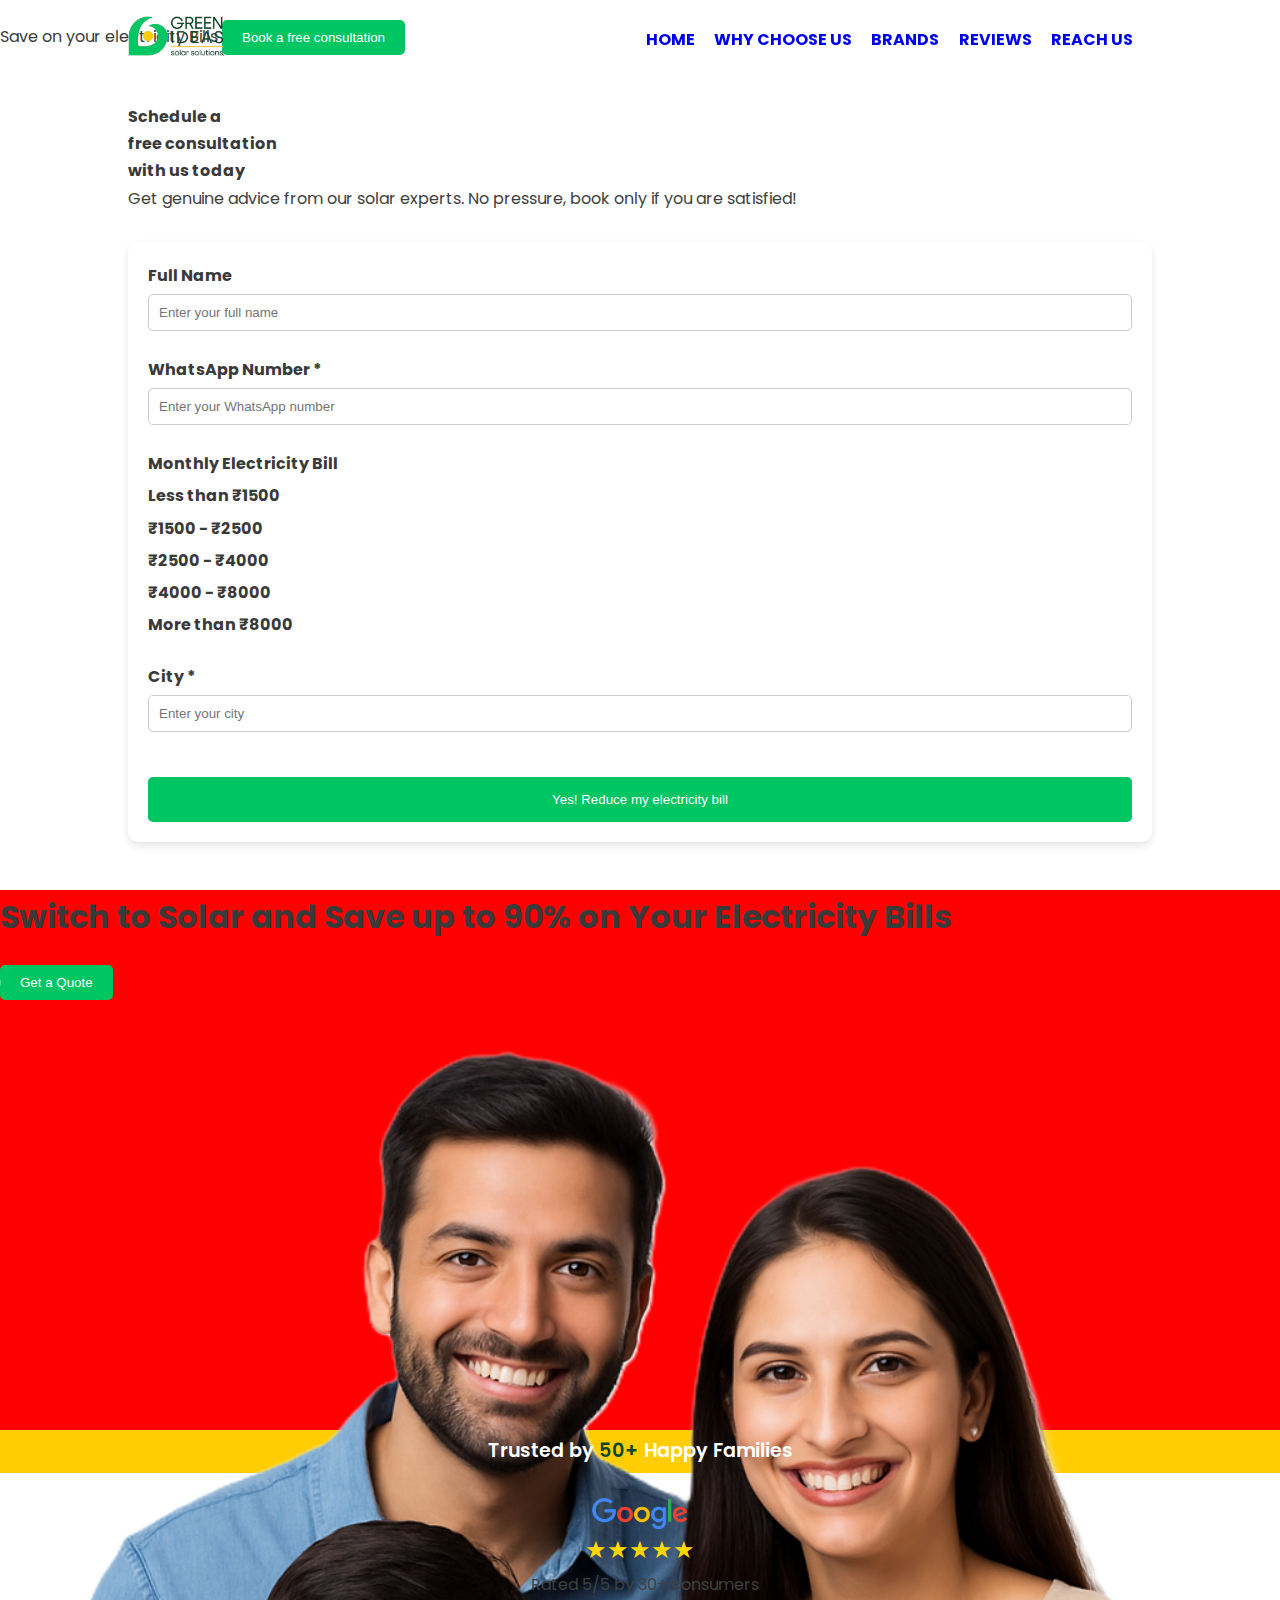
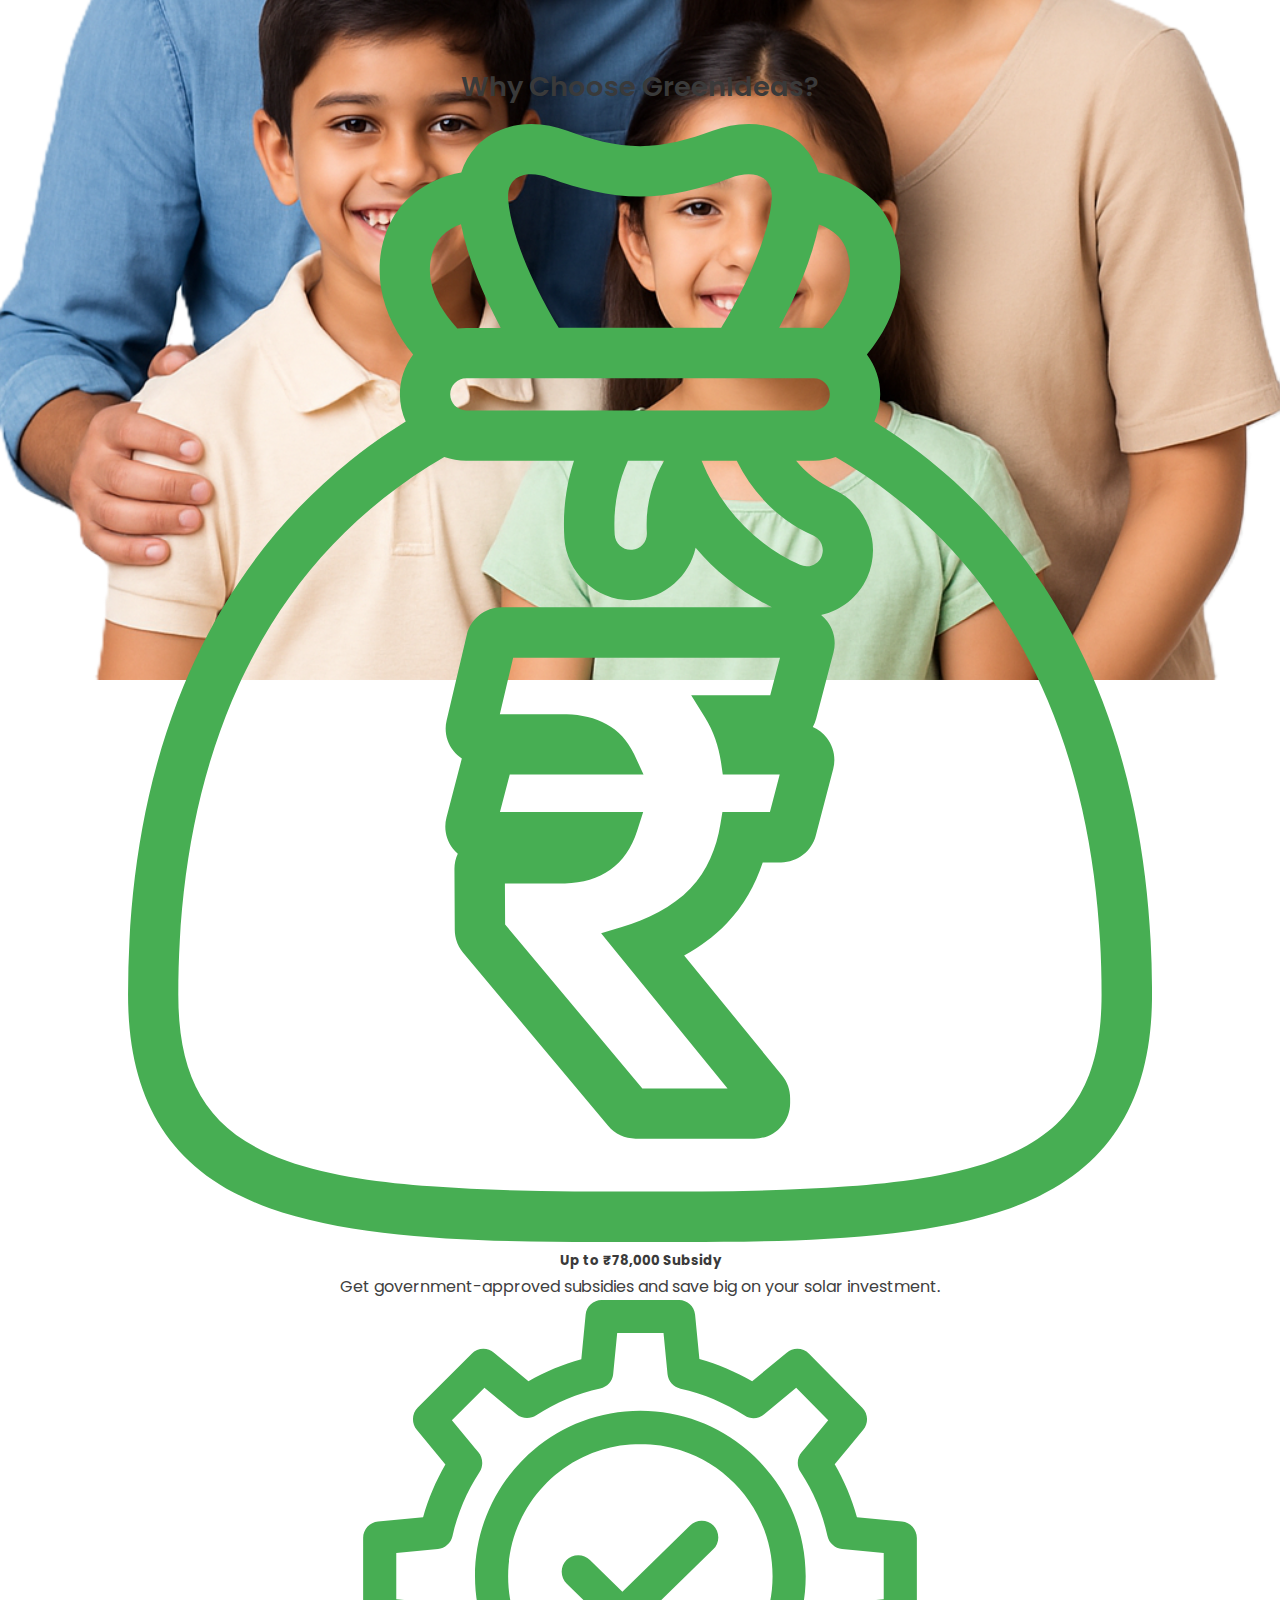
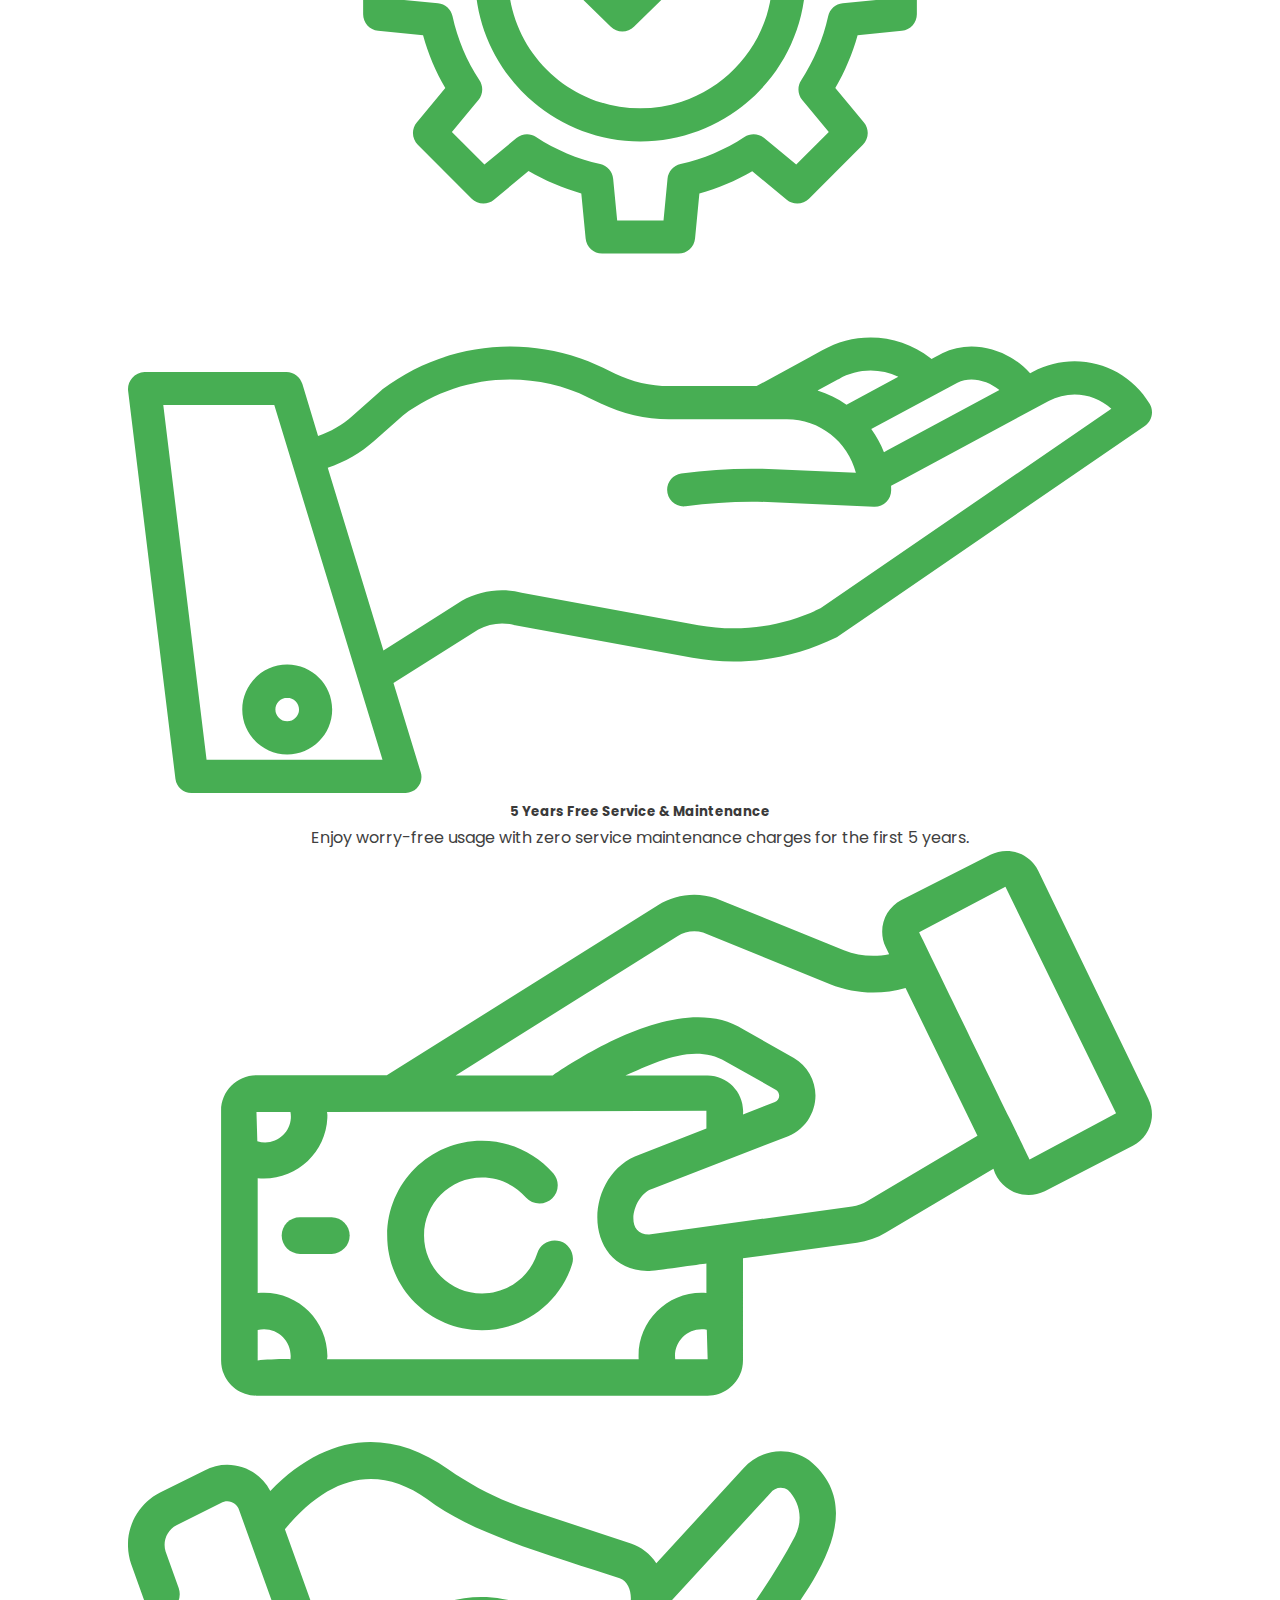
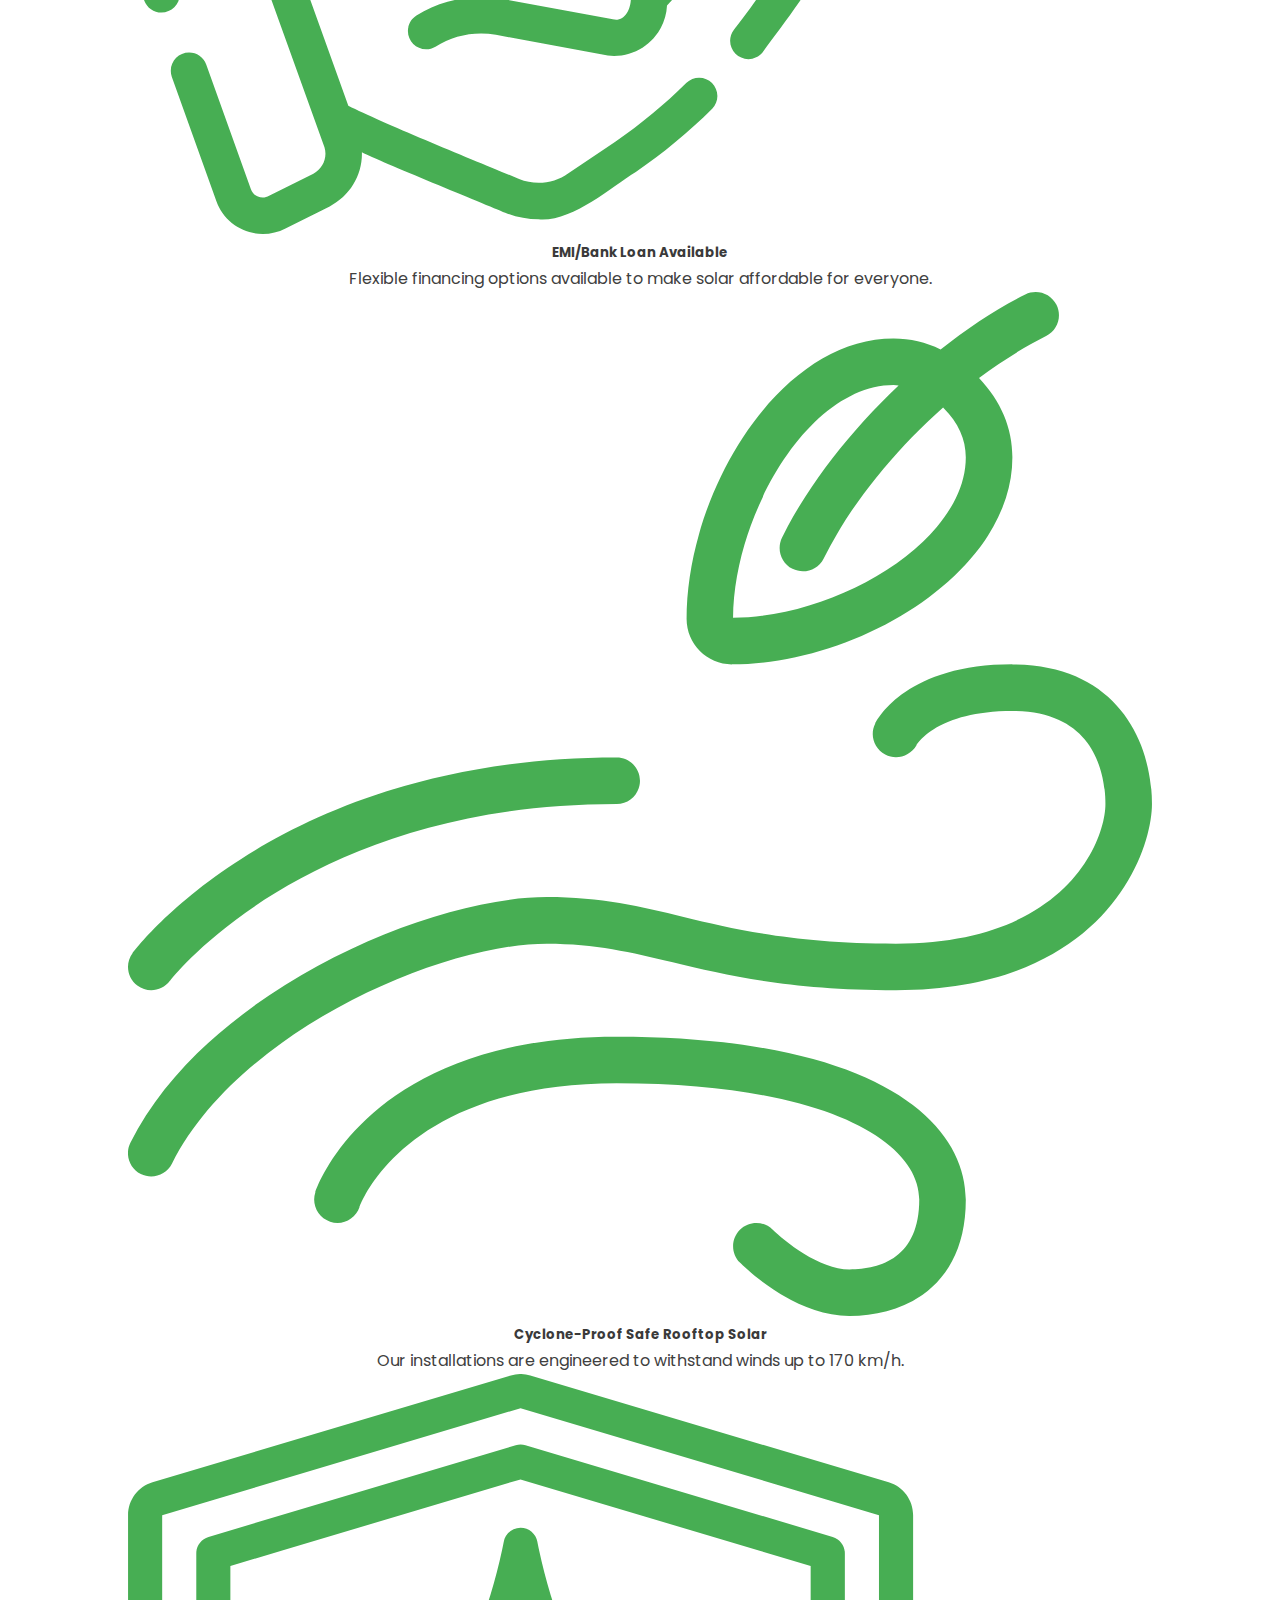
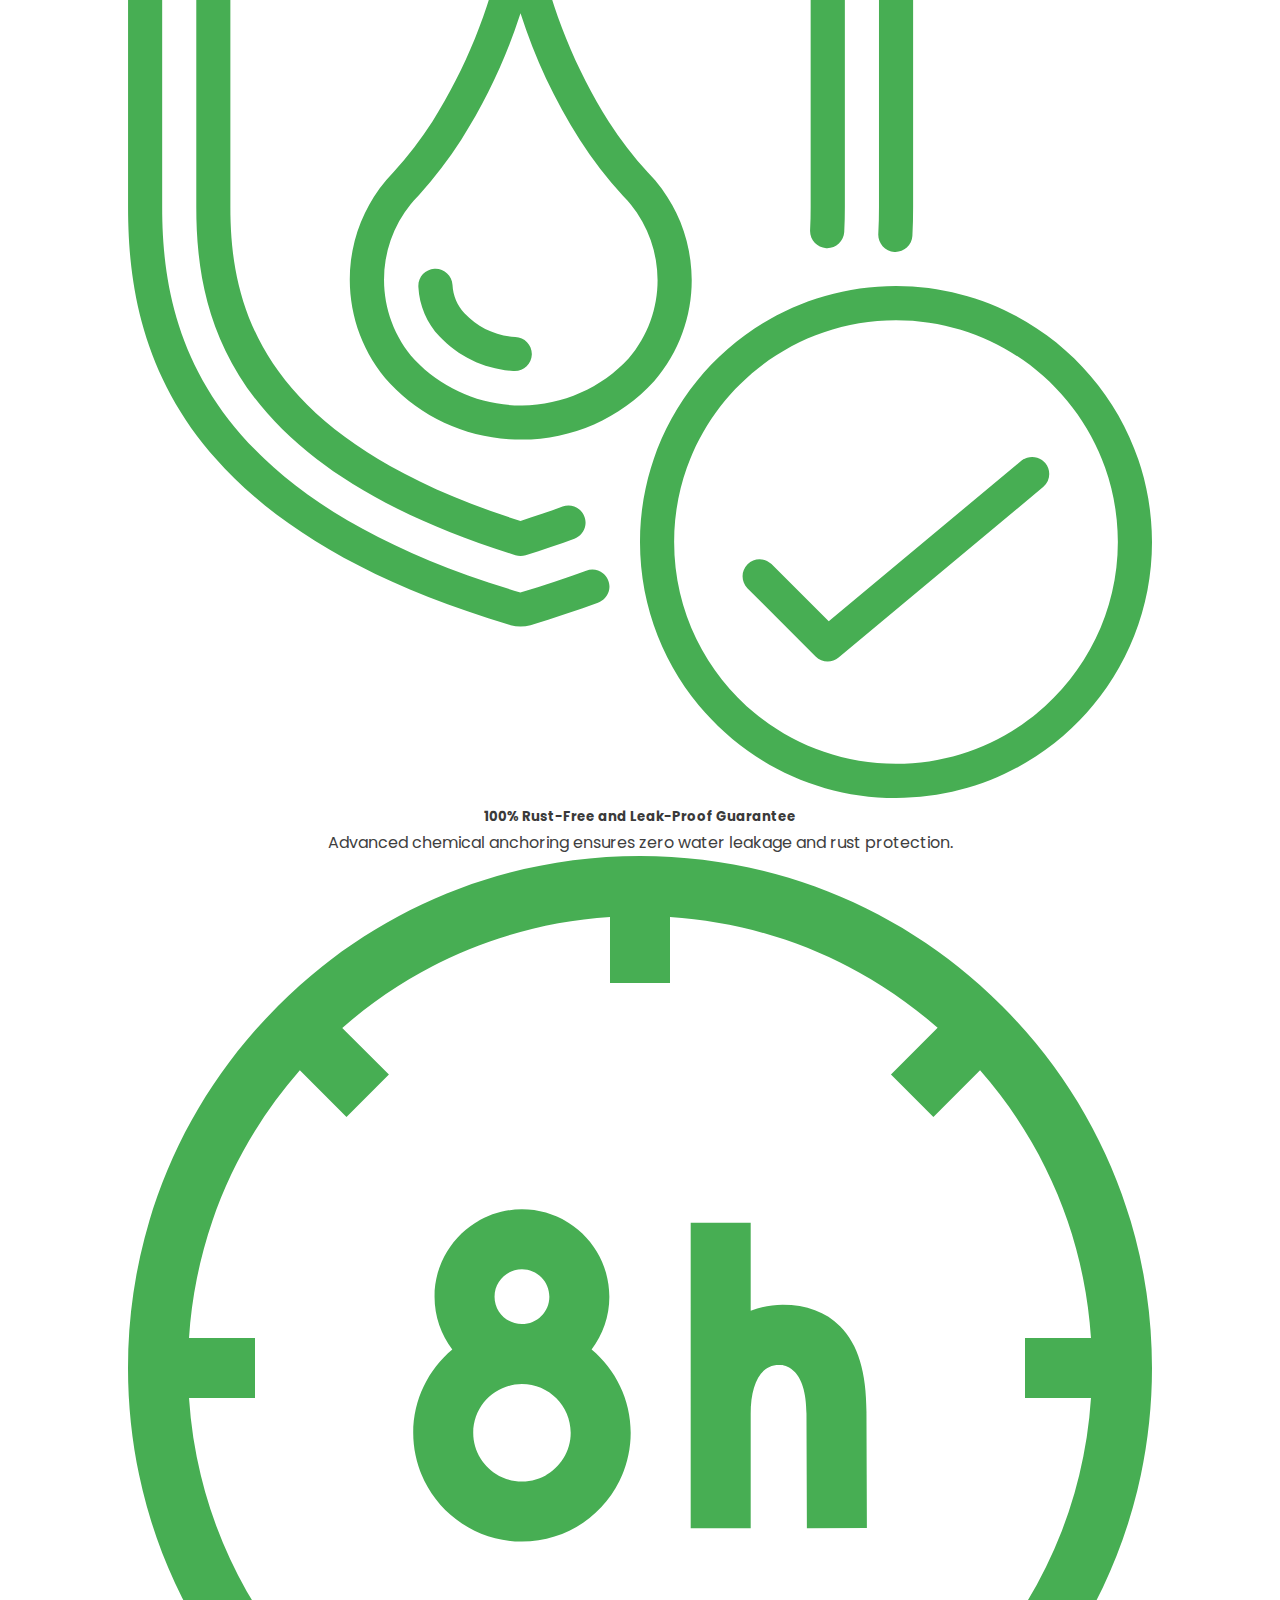
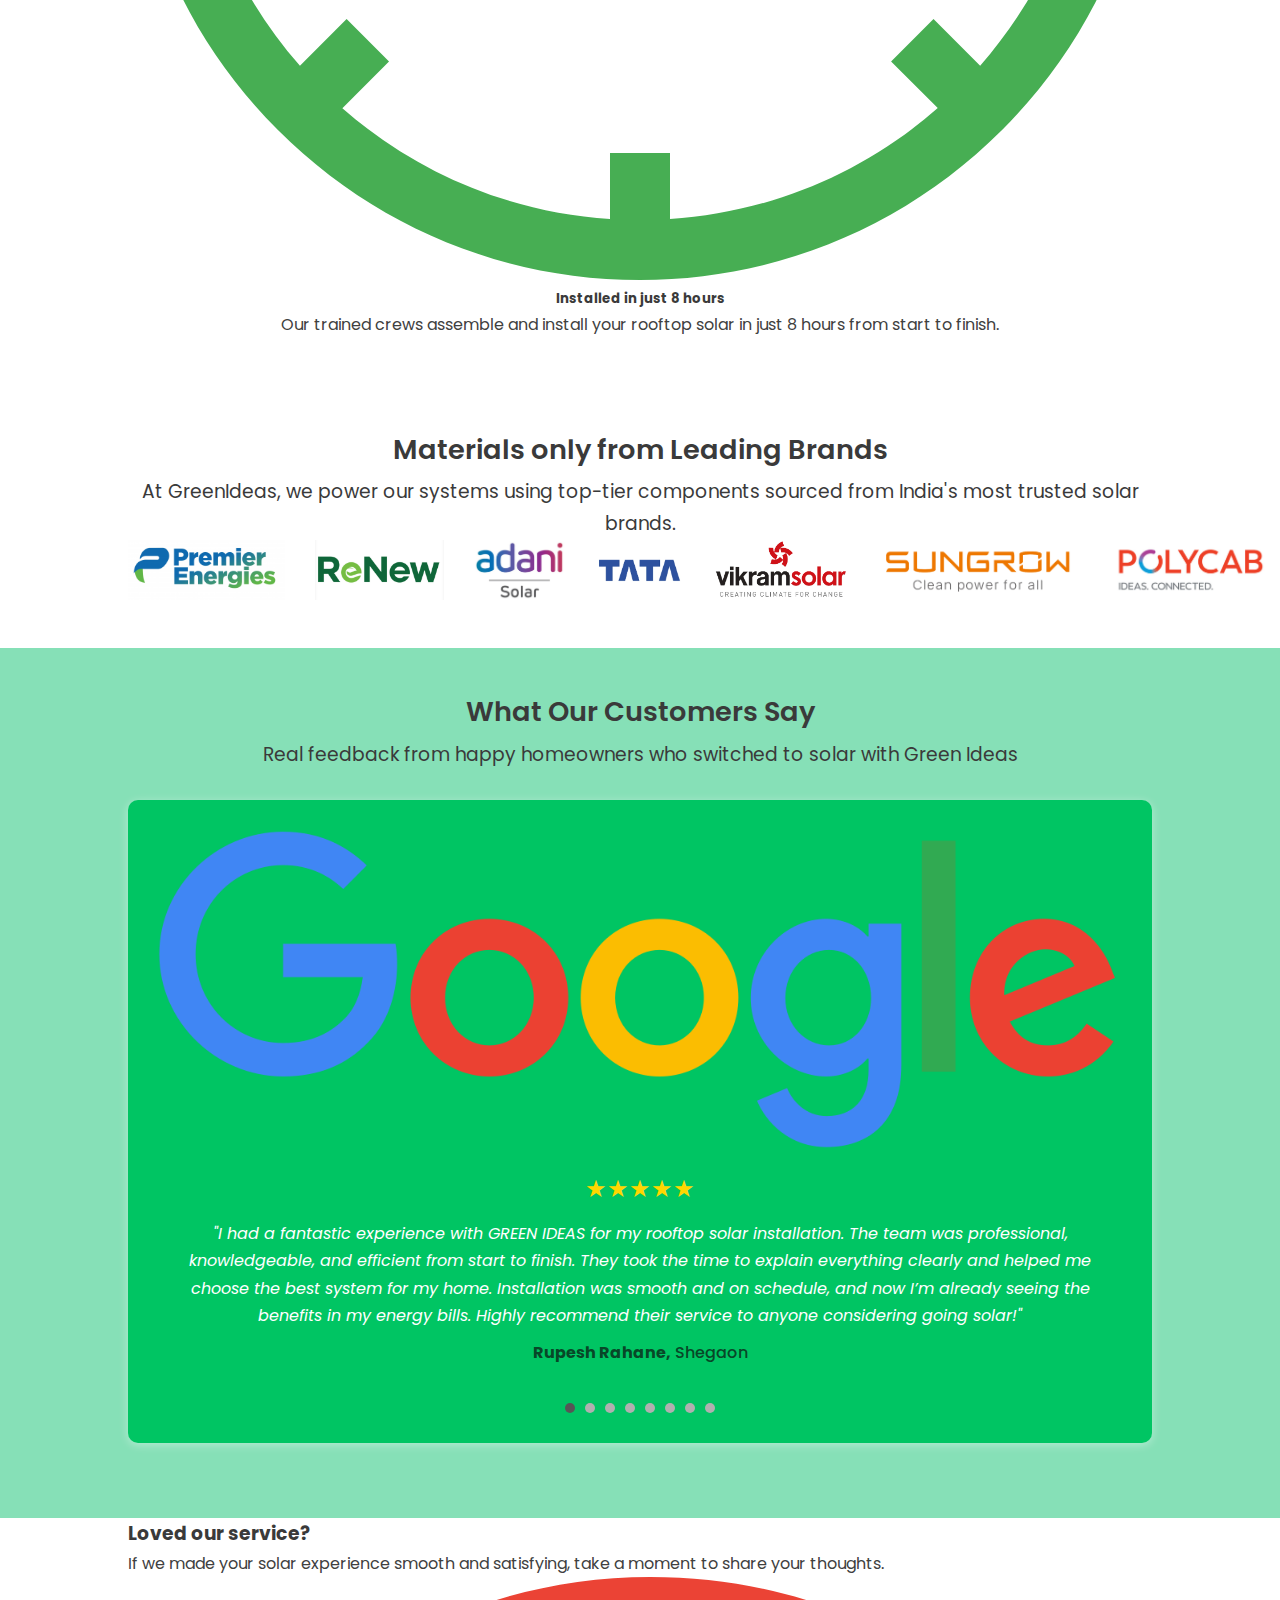
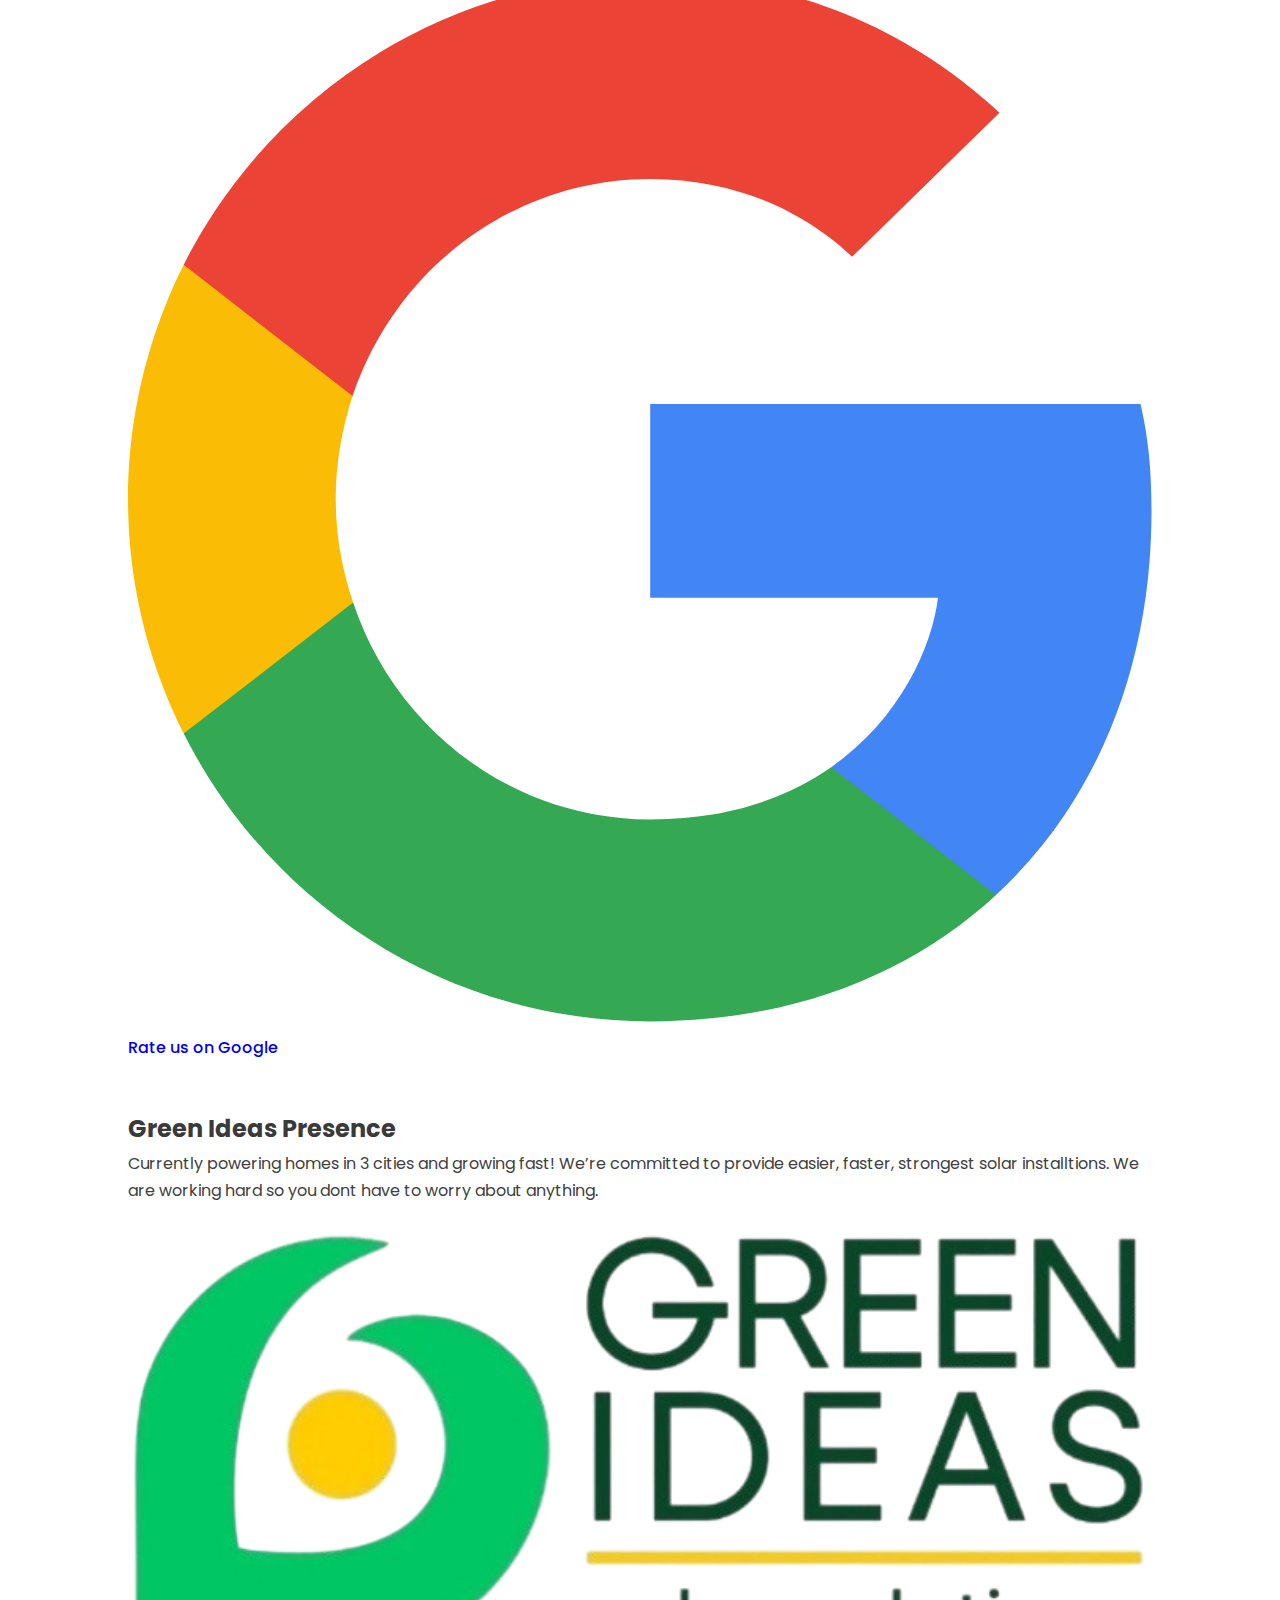
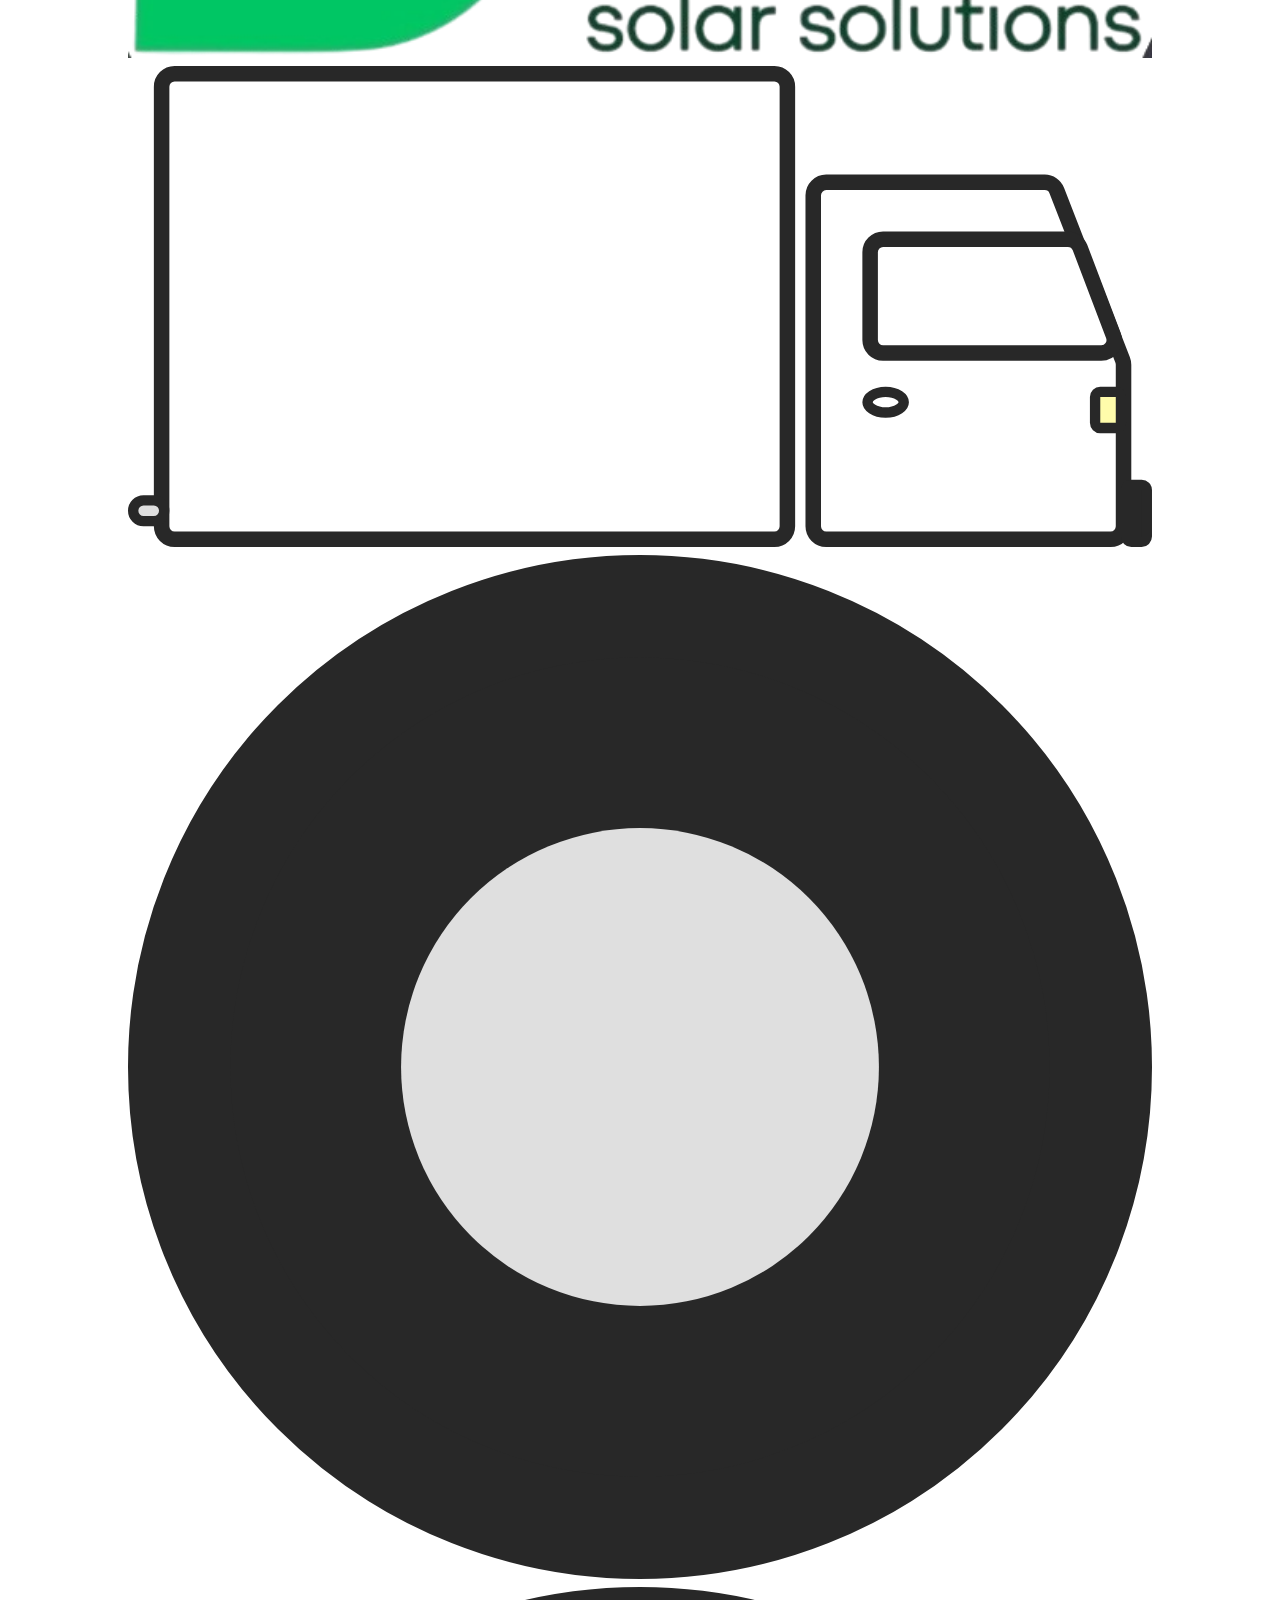
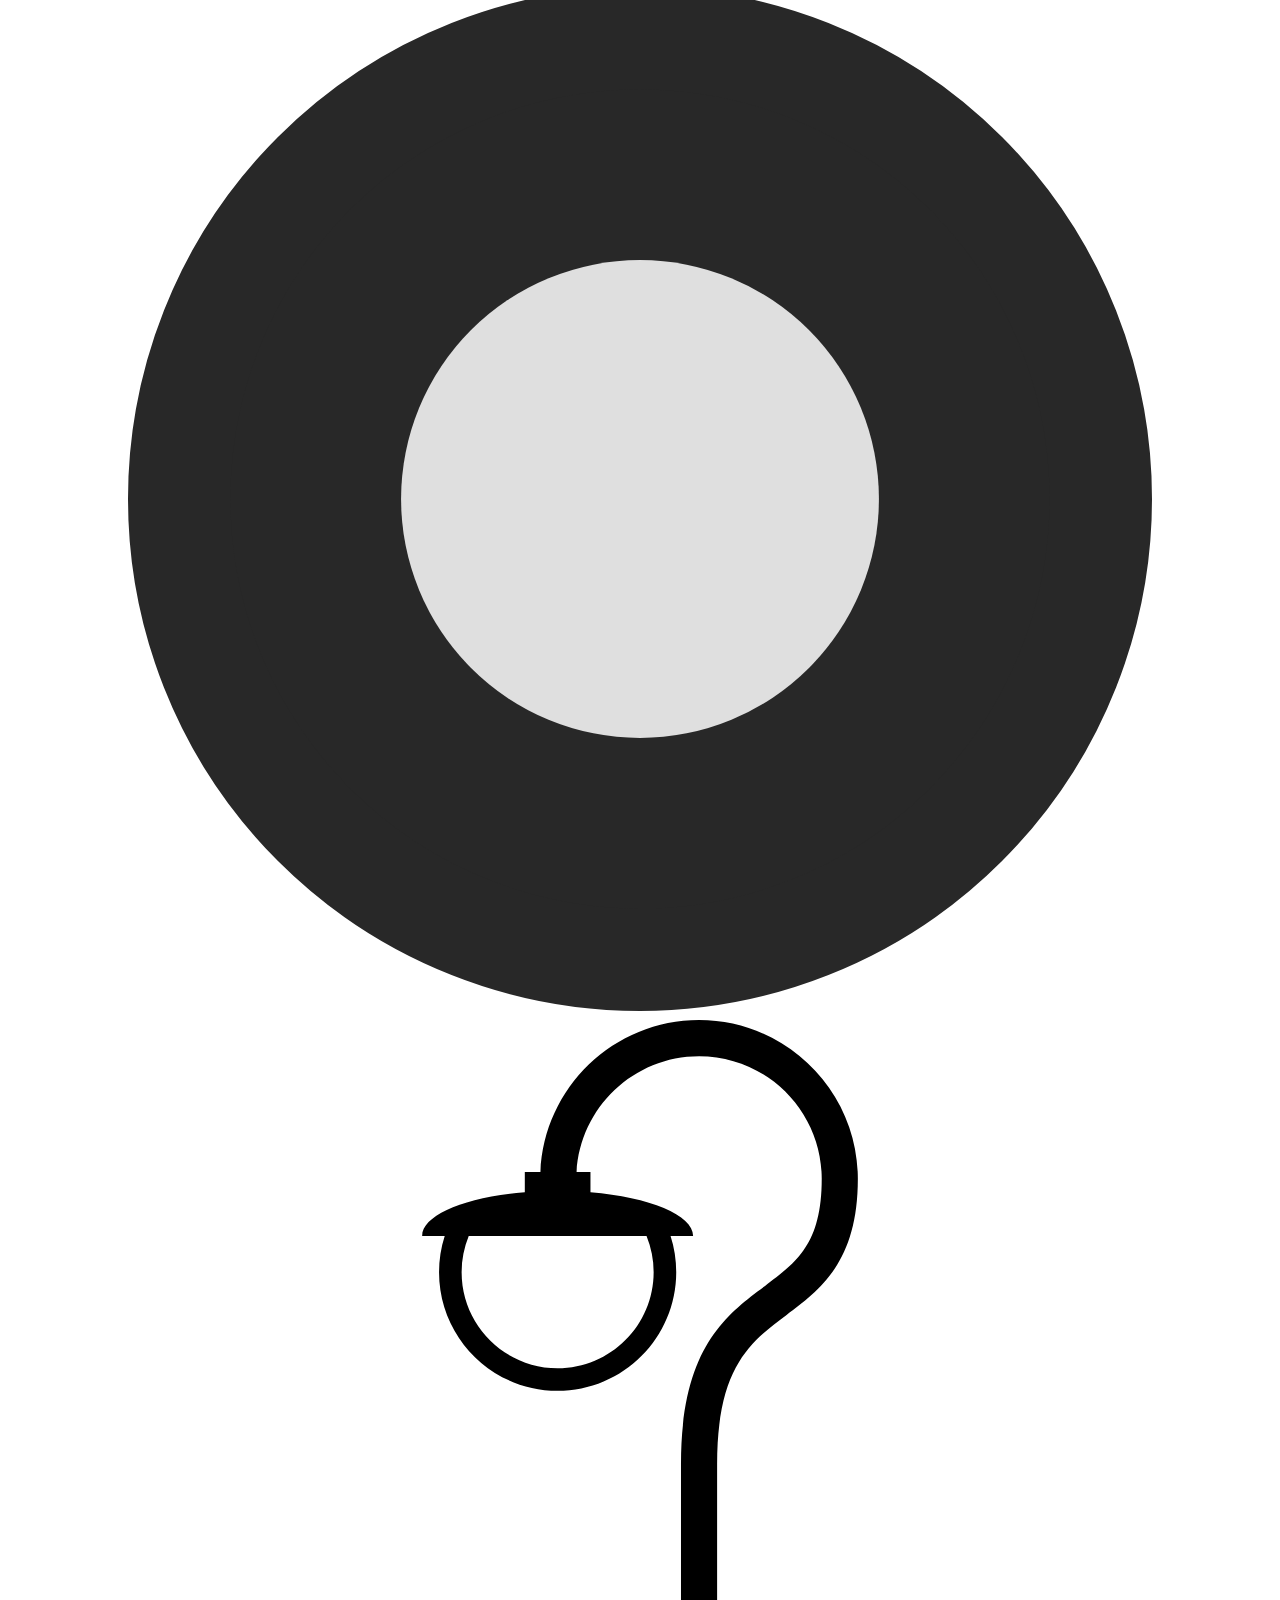
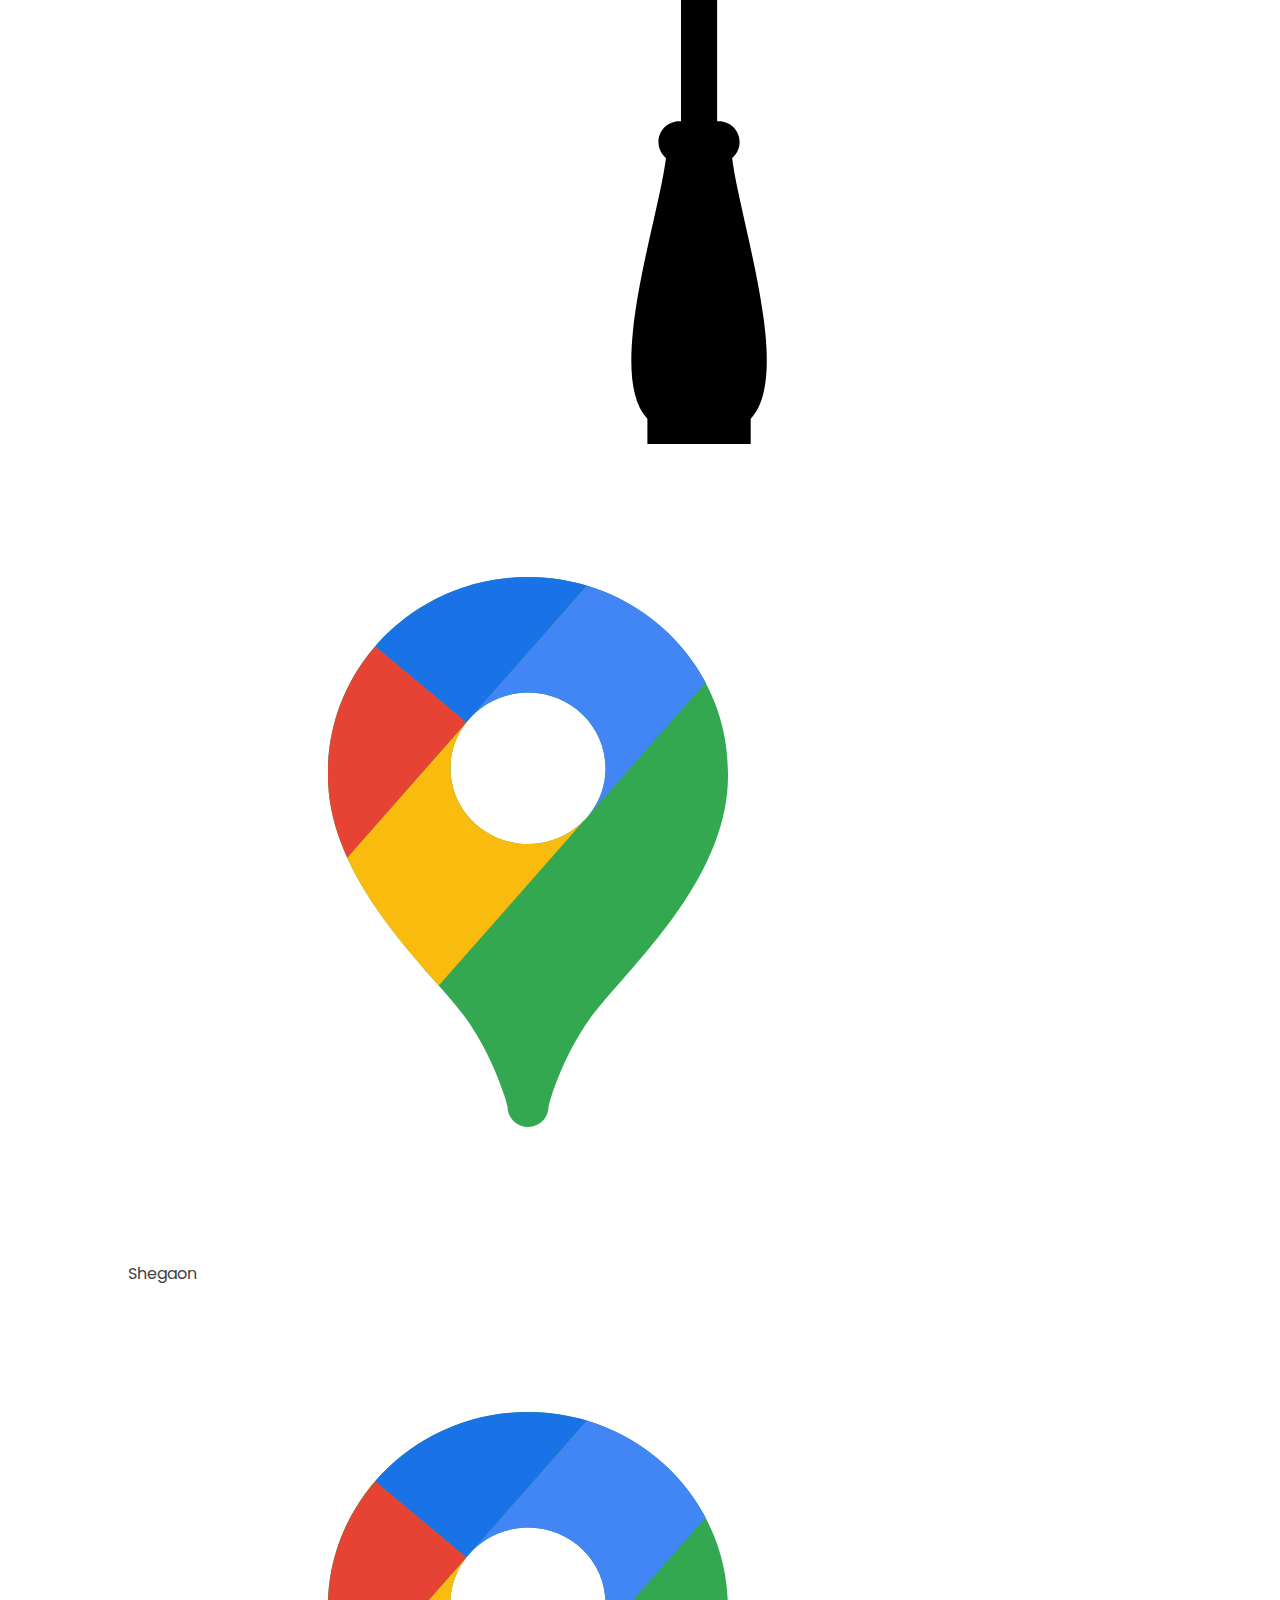
<file: social-form.html>
<!DOCTYPE html>
<html lang="en">

<head>
    <meta charset="UTF-8" />
    <meta name="viewport" content="width=device-width, initial-scale=1.0" />
    <meta http-equiv="X-UA-Compatible" content="IE=edge" />

    <!-- Title and Meta Description -->
    <title>GreenIdeas - Switch to Solar and Save up to 90% on Your Electricity Bills</title>

    <!-- Meta Title -->
    <meta name="title" content="GreenIdeas - Switch to Solar and Save up to 90% on Your Electricity Bills" />

    <!-- Meta Description -->
    <meta name="description"
        content="Power your home with GreenIdeas—trusted for expert solar installations, real savings, and zero-hassle service. Switch to clean energy and save up to 90%." />

    <!-- Meta Keywords -->
    <meta name="keywords" content="residential solar panels, solar installers, solar greenideas, greenideas solar installations, solar near me, solar rooftop installers near me, rooftop installers,Green Ideas, save up, switch to solar, solar power, solar energy, solar in shegaon, solar in khamgaon, solar in akola, akola solar installation, solar near akola, solar installtions near me akola,solar installers, rooftop solar Shegaon, home solar installation Shegaon, solar installation Khamgaon, solar energy Maharashtra, rooftop solar Khamgaon, Ankur morkhade solar company, Vivek Lohar Solar Company,solar power for homes, GreenIdeas Shegaon, GreenIdeas Khamgaon, solar panels India, solar subsidy Maharashtra, solar panel installers near me, solar services Shegaon, solar maintenance, solar consultation Shegaon, residential solar panels, solar rooftop installation, solar panel cost, rooftop solar subsidy Maharashtra, best solar company near me, solar maintenance services, solar power for homes, solar energy Shegaon, solar energy Khamgaon, solar energy Akola, solar near me, solar installers near me, rooftop solar Shegaon, solar panels for house, rooftop solar system, solar battery installation, solar EPC company India, solar solutions Shegaon, solar subsidy Maharashtra, apply for solar subsidy, EMI for solar, solar panel finance, solar structure chemical anchoring, rust-free solar installation, cyclone-proof solar rooftop, best solar services Maharashtra, solar installation Akola, solar in Washim, solar in Jalgaon, solar in Malkapur, solar installer Buldhana, green energy India, 3kW solar system price, home solar consultant, solar inverter installation, GreenIdeas Shegaon, GreenIdeas Khamgaon, GreenIdeas solar company
" />

    <!-- Author -->
    <meta name="author" content="GreenIdeas Team" />

    <!-- Open Graph Tags for Social Sharing -->
    <meta property="og:title" content="GreenIdeas - Switch to Solar and Save up to 90% on Your Electricity Bills" />
    <meta property="og:description"
        content="GreenIdeas provides expert rooftop solar installation and services for homes. Experience savings, support, and sustainability with every solar project." />
    <meta property="og:image" content="https://greenideas.in/assets/media/og-image.jpg" />
    <meta property="og:url" content="https://greenideas.in/" />
    <meta property="og:type" content="website" />
    <meta property="og:locale" content="en_IN" />
    <meta property="og:site_name" content="GreenIdeas" />

    <!-- Twitter Card Tags -->
    <meta name="twitter:card" content="summary_large_image" />
    <meta name="twitter:title" content="GreenIdeas - Switch to Solar and Save up to 90% on Your Electricity Bills" />
    <meta name="twitter:description"
        content="Go solar with GreenIdeas. Affordable residential solar systems, consultation, and 5-year free maintenance." />
    <meta name="twitter:image" content="https://greenideas.in/assets/media/twitter-image.jpg" />

    <!-- Canonical -->
    <link rel="canonical" href="https://greenideas.in" />

    <!-- Favicon -->
    <link rel="apple-touch-icon" sizes="180x180"
        href="https://greenideas.in/assets/media/favicon/apple-touch-icon.png" />
    <link rel="icon" type="image/png" sizes="32x32"
        href="https://greenideas.in/assets/media/favicon/favicon-32x32.png" />
    <link rel="icon" type="image/png" sizes="16x16"
        href="https://greenideas.in/assets/media/favicon/favicon-16x16.png" />
    <link rel="manifest" href="https://greenideas.in/assets/media/favicon/site.webmanifest" />

    <!-- Stylesheet -->
    <link rel="stylesheet" href="./assets/css/style.css" />

    <!-- FontAwesome -->
    <link rel="stylesheet" href="https://cdnjs.cloudflare.com/ajax/libs/font-awesome/6.6.0/css/all.min.css"
        integrity="sha512-Kc323vGBEqzTmouAECnVceyQqyqdsSiqLQISBL29aUW4U/M7pSPA/gEUZQqv1cwx4OnYxTxve5UMg5GT6L4JJg=="
        crossorigin="anonymous" referrerpolicy="no-referrer" />

    <!-- Google Site Verification -->
    <meta name="google-site-verification" content="your-google-site-verification-code" />

    <!-- Local Business Schema Markup -->
    <script type="application/ld+json">
    {
      "@context": "https://schema.org",
      "@type": "Electrician",
      "name": "GreenIdeas",
      "image": "https://greenideas.in/assets/media/solar-system.jpg",
      "@id": "https://greenideas.in/",
      "url": "https://greenideas.in/",
      "telephone": "+91 9011221800",
      "email": "greenideasindia@gmail.com",
      "address": {
        "@type": "PostalAddress",
        "streetAddress": "Near Nayara Petrol Pump, Ch Sambhaji Maharaj Chowk, Balapur Road",
        "addressLocality": "Shegaon",
        "addressRegion": "Maharashtra",
        "postalCode": "444203",
        "addressCountry": "IN"
      },
      "geo": {
        "@type": "GeoCoordinates",
        "latitude": 20.792056,
        "longitude": 76.691083
      },
      "openingHoursSpecification": [
        {
          "@type": "OpeningHoursSpecification",
          "dayOfWeek": [
            "Monday",
            "Tuesday",
            "Wednesday",
            "Thursday",
            "Friday",
            "Saturday",
            "Sunday"
          ],
          "opens": "10:00",
          "closes": "19:00"
        }
      ],
      "sameAs": [
        "https://www.facebook.com/greenideasindia",
        "https://www.instagram.com/greenideas_india"
      ],
      "description": "Power your home with GreenIdeas—trusted for expert solar installations, real savings, and zero-hassle service. Switch to clean energy and save up to 90%."
    }
  </script>
</head>

<body>

    <!-- ||||||||| Whatsapp Icnon at bottom right |||||||||| -->
    <!-- <a href="https://wa.me/+919011221800/" class="btn-whatsapp-pulse">
    <i class="fa-brands fa-whatsapp"></i>
  </a> -->

    <div class="form-cta">
        Save on your electricity Bills
        <button class="cta-button">
            <a href="#consult-form">Book a free consultation</a>
        </button>
    </div>

    <nav class="visible">
        <div class="nav-container nav__container container">
            <!-- website logo -->
            <a class="logo" href="https://greenideas.in/" alt="Greenideas Solar Insntallations Logo greenideas.in">
                <img src="./assets/media/logo.png" alt="Greenideas solar logo shegaon Khamgaon Akola best solar">
            </a>
            <!-- Navigation -->
            <div class="nav__navigation">
                <ul>
                    <li><a alt="green ideas home page" href="https://greenideas.in"><span>Home</span></a></li>
                    <li><a alt="why choose Green Ideas" href="#why-us"><span>Why Choose Us</span></a></li>
                    <li><a alt="Green Ideas Brands Collaboration" href="#brands"><span>Brands</span></a></li>
                    <li><a alt="Green Ideas customer Reviews" href="#reviews"><span>Reviews</span></a></li>
                    <li><a alt="Reach Us Greenideas" href="#reach-us"><span>Reach Us</span></a></li>
                    <hr class="li-none-desk" style="border: 1px solid black; width: 80%;">
                    <div class="logo li-none-desk">
                        <img src="./assets/media/logo.png" alt="greenideas Website Logo">
                    </div>
                    <p class="li-none-desk" style="font-weight: 600; color: darkgreen; text-transform: uppercase;">Green
                        Ideas
                        Bright Future</p>
                    <div class="web-icons">
                        <a href="https://m.facebook.com/61569214233764/" target="_blank" alt="GreenIdeas Facebook"
                            data-aos="fade-up" data-aos-offset="100" data-aos-delay="100">
                            <i class="fa-brands fa-facebook-f"></i>
                        </a>
                        <a href="https://www.instagram.com/greenideas_india?igsh=MW15cDV4dzZpYnpuaQ==" target="_blank"
                            alt="GreenIdeas Instagram" data-aos="fade-up" data-aos-offset="100" data-aos-delay="200">
                            <i class="fa-brands fa-instagram"></i>
                        </a>
                        <a href="https://linkedin.com/company/greenideas" target="_blank" alt="GreenIdeas LinkedIn"
                            data-aos="fade-up" data-aos-offset="100" data-aos-delay="300">
                            <i class="fa-brands fa-linkedin-in"></i>
                        </a>
                        <a href="https://www.youtube.com/results?search_query=greenideas" target="_blank"
                            alt="GreenIdeas YouTube" data-aos="fade-up" data-aos-offset="100" data-aos-delay="400">
                            <i class="fa-brands fa-youtube"></i>
                        </a>
                    </div>
                </ul>
            </div>
            <!-- Menu Toggle Button -->
            <div class="menuBtn">
                <span></span>
                <span></span>
                <span></span>
            </div>
        </div>
    </nav>

    <!-- Consultation Form Starts here -->
    <section id="consult-form">
        <div class="container">
            <div class="quote_form">
                <div class="consult-head">
                    <h4>Schedule a <br><span>free consultation</span><br> with us today</h4>
                    <p>Get genuine advice from our solar experts.
                        No pressure, book only if you are satisfied!</p>
                </div>
                <div class="form-container">
                    <form id="contactForm"
                        action="https://script.google.com/macros/s/AKfycbx6XTkWUYOVnvOsDpBfDIuFz10t-_eUK8hRDbDw1A9wj6Poz1BufxcVKuUdbflcr0TeOg/exec"
                        method="POST">
                        <div class="form-group">
                            <label for="fullName">Full Name</label>
                            <input type="text" id="fullName" name="fullName" placeholder="Enter your full name">
                        </div>

                        <div class="form-group">
                            <label for="phoneNumber">WhatsApp Number *</label>
                            <input type="tel" id="phoneNumber" name="phoneNumber" required
                                placeholder="Enter your WhatsApp number">
                        </div>

                        <div class="form-group">
                            <label>Monthly Electricity Bill</label>
                            <div class="bill-options">
                                <input type="radio" id="bill1" name="electricityBill" value="Less than ₹1500" hidden>
                                <label for="bill1" class="bill-label">Less than ₹1500</label>

                                <input type="radio" id="bill2" name="electricityBill" value="₹1500 - ₹2500" hidden>
                                <label for="bill2" class="bill-label">₹1500 - ₹2500</label>

                                <input type="radio" id="bill3" name="electricityBill" value="₹2500 - ₹4000" hidden>
                                <label for="bill3" class="bill-label">₹2500 - ₹4000</label>

                                <input type="radio" id="bill4" name="electricityBill" value="₹4000 - ₹8000" hidden>
                                <label for="bill4" class="bill-label">₹4000 - ₹8000</label>

                                <input type="radio" id="bill5" name="electricityBill" value="More than ₹8000" hidden>
                                <label for="bill5" class="bill-label">More than ₹8000</label>
                            </div>
                        </div>

                        <div class="form-group">
                            <label for="city">City *</label>
                            <input type="text" id="city" name="city" required placeholder="Enter your city">
                        </div>

                        <button type="submit" id="submitButton" class="btn">Yes! Reduce my electricity bill</button>
                        <input type="hidden" name="sourcePage" value="social-media-form">
                    </form>
                </div>

            </div>

        </div>
    </section>

    <header id="home" style="margin-top: 0;">
        <div class="hero-container">
            <div class="hero-text-holder">
                <h1>Switch to Solar and Save up to 90% on Your Electricity Bills</h1>
                <!-- <h2>Rooftop solar made simple. We don't just sell solar — we provide peace of mind.</h2>
        <p>Save up to 90% on your electricity bills with rust-proof structures, top-tier components, and 5 years of free
          maintenance — all with almost zero paperwork.</p> -->
                <button class="cta-button">
                    <a href="#consult-form">Get a Quote</a>
                </button>
            </div>

            <div class="hero-image-holder">
                <img src="./assets/media/header-couple.png" alt="Solar panel installation in Maharashtra">
            </div>
        </div>
    </header>

    <p class="bottom-bar">Trusted by <span>50+</span> Happy Families</p>
    <div style="height: 150px; display: flex; align-items: center; justify-content: center;">
        <div style="display: flex; align-items: center; flex-direction: column;"><br><br>
            <img style="width: 6rem;" src="./assets/media/google.png" alt="Google Logo">
            <span style="font-size: 1.5rem; color: gold;">★★★★★</span>
            <p style="margin-left: 10px;">Rated 5/5 by 30+ consumers</p><br><br>
        </div>
    </div>

    <!-- Why Greenideas over other installers -->
    <section id="why-us">
        <div class="container">
            <h4 class="section-heading">Why Choose GreenIdeas?</h4>
            <div class="why-us-content">
                <div class="content-container">

                    <div class="content-box">
                        <img src="./assets/media/subsidy.svg" alt="Government-approved solar subsidy icon">
                        <h5>Up to ₹78,000 Subsidy</h5>
                        <p class="small-desc">Get government-approved subsidies and save big on your solar investment.
                        </p>
                    </div>

                    <div class="content-box">
                        <img src="./assets/media/maintenance.svg" alt="Free solar service and maintenance icon">
                        <h5>5 Years Free Service & Maintenance</h5>
                        <p class="small-desc">Enjoy worry-free usage with zero service maintenance charges for the first
                            5 years.
                        </p>
                    </div>

                    <div class="content-box">
                        <img src="./assets/media/emi.svg" alt="Bank loan and EMI available icon for solar installation">
                        <h5>EMI/Bank Loan Available</h5>
                        <p class="small-desc">Flexible financing options available to make solar affordable for
                            everyone.</p>
                    </div>

                    <div class="content-box">
                        <img src="./assets/media/cyclone.svg" alt="Cyclone-proof rooftop solar installation icon">
                        <h5>Cyclone-Proof Safe Rooftop Solar</h5>
                        <p class="small-desc">Our installations are engineered to withstand winds up to 170 km/h.</p>
                    </div>

                    <div class="content-box">
                        <img src="./assets/media/rust.svg" alt="Rust-free and leak-proof solar anchoring icon">
                        <h5>100% Rust-Free and Leak-Proof Guarantee</h5>
                        <p class="small-desc">Advanced chemical anchoring ensures zero water leakage and rust
                            protection.</p>
                    </div>

                    <div class="content-box">
                        <img src="./assets/media/8hrs.svg" alt="Solar panel installation completed in 8 hours icon">
                        <h5>Installed in just 8 hours</h5>
                        <p class="small-desc">Our trained crews assemble and install your rooftop solar in just 8 hours
                            from start
                            to finish.</p>
                    </div>

                </div>
            </div>
        </div>
    </section>

    <!-- Top Brands Section -->
    <section id="brands">
        <div class="container">
            <h2 class="section-heading">Materials only from Leading Brands</h2>
            <h3 class="h3-theme"> At GreenIdeas, we power our systems using top-tier components sourced from India's
                most
                trusted solar brands.
            </h3>
            <div class="logos">
                <img src="./assets/media/premierenergy.png" alt="Premier Energy">
                <img src="./assets/media/renew.png" alt="Renew Power">
                <img src="./assets/media/adani.jpg" alt="Adani Solar">
                <img src="./assets/media/tata.jpg" alt="Tata Power Solar">
                <img src="./assets/media/vikramsolar.png" alt="Vikram Solar">
                <img src="./assets/media/sungrow.png" alt="Sungrow Inverters">
                <img src="./assets/media/polycab.png" alt="Polycab Wires">
                <img src="./assets/media/enphase.png" alt="Enphase Microinverters">
                <img src="./assets/media/Hilti.png" alt="hilti Microinverters">
            </div>
        </div>
    </section>

    <!-- Google Reviews -->
    <section id="reviews">
        <div class="container">
            <h2 class="section-heading">What Our Customers Say</h2>
            <h3 class="h3-theme">Real feedback from happy homeowners who switched to solar with Green Ideas</h3>
            <div class="review-holder">
                <div class="slider-container">
                    <div class="slider">
                        <div class="slide">
                            <div class="star-rating">
                                <img src="./assets/media/google.png" alt="Google Reviews of greenideas">
                                <span style="font-size: 1.5rem; color: gold;">★★★★★</span>
                            </div>
                            <p class="customer-review">
                                "I had a fantastic experience with GREEN IDEAS for my rooftop solar installation. The
                                team was
                                professional, knowledgeable, and efficient from start to finish. They took the time to
                                explain
                                everything clearly and helped me choose the best system for my home. Installation was
                                smooth and on
                                schedule, and now I’m already seeing the benefits in my energy bills. Highly recommend
                                their service to
                                anyone considering going solar!"
                            </p>
                            <p class="customer-info">
                                <span class="customer-name">Rupesh Rahane,</span> Shegaon
                            </p>
                        </div>

                        <div class="slide">
                            <div class="star-rating">
                                <img src="./assets/media/google.png" alt="Google Reviews of greenideas">
                                <span style="font-size: 1.5rem; color: gold;">★★★★★</span>
                            </div>
                            <p class="customer-review">
                                "I was worried about structure, I have seen solar structures going away with the wind
                                but Greenideas's
                                solar structure is really special i compared it to others and other installers use
                                normal structure
                                material. I am very happy 😊"
                            </p>
                            <p class="customer-info">
                                <span class="customer-name">Gauri Gadkari,</span> Shegaon
                            </p>
                        </div>

                        <div class="slide">
                            <div class="star-rating">
                                <img src="./assets/media/google.png" alt="Google Reviews of greenideas">
                                <span style="font-size: 1.5rem; color: gold;">★★★★★</span>
                            </div>
                            <p class="customer-review">
                                "Excellent solar services! They provided top-notch guidance from start to finish, with
                                knowledgeable staff who explained everything clearly. The installation was smooth, on
                                time, and they
                                handled all permits and paperwork, which made the process hassle-free. They offer
                                quality solar panel
                                options, transparent pricing, and flexible financing. Plus, their after-sales support
                                has been great,
                                addressing any questions quickly. Highly recommend them for anyone looking to go solar!"
                            </p>
                            <p class="customer-info">
                                <span class="customer-name">Pranil Lasure,</span> Khamgaon
                            </p>
                        </div>

                        <div class="slide">
                            <div class="star-rating">
                                <img src="./assets/media/google.png" alt="Google Reviews of greenideas">
                                <span style="font-size: 1.5rem; color: gold;">★★★★★</span>
                            </div>
                            <p class="customer-review">
                                "I installed solar panels from Green Ideas. The system works perfectly, and I’ve already
                                noticed a drop in my electricity bill. Good service and helpful team."
                            </p>
                            <p class="customer-info">
                                <span class="customer-name">Rushikesh Deshmukh,</span> Shegaon
                            </p>
                        </div>

                        <div class="slide">
                            <div class="star-rating">
                                <img src="./assets/media/google.png" alt="Google Reviews of greenideas">
                                <span style="font-size: 1.5rem; color: gold;">★★★★★</span>
                            </div>
                            <p class="customer-review">
                                "Very satisfied with the work. The team came on time, installed everything properly, and
                                explained how
                                to use the system. Everything is running well so far."
                            </p>
                            <p class="customer-info">
                                <span class="customer-name">Shweta Wankhede,</span> Khamgaon
                            </p>
                        </div>

                        <div class="slide">
                            <div class="star-rating">
                                <img src="./assets/media/google.png" alt="Google Reviews of greenideas">
                                <span style="font-size: 1.5rem; color: gold;">★★★★★</span>
                            </div>
                            <p class="customer-review">
                                "The process from consultation to installation was smooth. The Green Ideas team is
                                friendly and
                                professional. I will recommend them to others."
                            </p>
                            <p class="customer-info">
                                <span class="customer-name">Sagar Lokhande,</span> Shegaon
                            </p>
                        </div>

                        <div class="slide">
                            <div class="star-rating">
                                <img src="./assets/media/google.png" alt="Google Reviews of greenideas">
                                <span style="font-size: 1.5rem; color: gold;">★★★★★</span>
                            </div>
                            <p class="customer-review">
                                "Everything was managed well. They explained all the costs clearly and didn’t charge
                                anything extra.
                                After-installation support is also good."
                            </p>
                            <p class="customer-info">
                                <span class="customer-name">Ankit Jadhav,</span> Khamgaon
                            </p>
                        </div>

                        <div class="slide">
                            <div class="star-rating">
                                <img src="./assets/media/google.png" alt="Google Reviews of greenideas">
                                <span style="font-size: 1.5rem; color: gold;">★★★★★</span>
                            </div>
                            <p class="customer-review">
                                "ग्रीन आयडियासच्या टीमने वेळेवर सगळं काम पूर्ण केलं. त्यांनी प्रत्येक स्टेप व्यवस्थित
                                समजावून सांगितली.
                                मला सोलर बसवून खूप समाधान वाटतंय. खूप छान अनुभव होता."
                            </p>
                            <p class="customer-info">
                                <span class="customer-name">Meenal Gadhe,</span> Khamgaon
                            </p>
                        </div>

                    </div>
                    <div class="dots"></div>
                </div>

            </div><br>
        </div>

    </section>

    <!-- Asking to Rate us on Google -->
    <div class="rate-us-google container">
        <h3>Loved our service?</h3>
        <p class="rate-us-text">
            If we made your solar experience smooth and satisfying, take a moment to share your thoughts.</p>
        <a href="https://g.co/kgs/wqmWM9G" target="_blank" class="rate-us-btn">
            <svg xmlns="http://www.w3.org/2000/svg" preserveAspectRatio="xMidYMid" viewBox="0 0 256 262">
                <path fill="#4285F4"
                    d="M255.878 133.451c0-10.734-.871-18.567-2.756-26.69H130.55v48.448h71.947c-1.45 12.04-9.283 30.172-26.69 42.356l-.244 1.622 38.755 30.023 2.685.268c24.659-22.774 38.875-56.282 38.875-96.027">
                </path>
                <path fill="#34A853"
                    d="M130.55 261.1c35.248 0 64.839-11.605 86.453-31.622l-41.196-31.913c-11.024 7.688-25.82 13.055-45.257 13.055-34.523 0-63.824-22.773-74.269-54.25l-1.531.13-40.298 31.187-.527 1.465C35.393 231.798 79.49 261.1 130.55 261.1">
                </path>
                <path fill="#FBBC05"
                    d="M56.281 156.37c-2.756-8.123-4.351-16.827-4.351-25.82 0-8.994 1.595-17.697 4.206-25.82l-.073-1.73L15.26 71.312l-1.335.635C5.077 89.644 0 109.517 0 130.55s5.077 40.905 13.925 58.602l42.356-32.782">
                </path>
                <path fill="#EB4335"
                    d="M130.55 50.479c24.514 0 41.05 10.589 50.479 19.438l36.844-35.974C195.245 12.91 165.798 0 130.55 0 79.49 0 35.393 29.301 13.925 71.947l42.211 32.783c10.59-31.477 39.891-54.251 74.414-54.251">
                </path>
            </svg>
            <span>Rate us on Google</span>
        </a>
    </div>

    <!-- Project Section -->
    <!-- <section id="projects" class="project-section">
    <div class="container">
      <h2 class="section-heading">GreenIdeas Projects</h2>
      <p class="h3-theme">Successfully installed solar systems across major cities</p>
      
      <div class="city-contents">
        <div class="city-content project-active" id="khamgaon">
          <div>
            <div class="city-tabs">
              <div class="city-tab project-active" data-city="khamgaon">Khamgaon</div>
              <div class="city-tab" data-city="shegaon">Shegaon</div>
              <div class="city-tab" data-city="akola">Akola</div>
            </div>
            <p class="project-description">
              In Khamgaon, we have powered over 120+ homes, businesses, and schools with our efficient rooftop and
              ground-mounted solar systems. Our installations focus on long-term durability and maximum savings for
              every
              customer.
            </p>
          </div>
          <div class="slider-wrapper">
            <button class="slider-btn prev">❮</button>
            <div class="project-slider" id="khamgaon-slider">
              <img src="./assets/media/uncle-aunty.jpeg" alt="Akola Project 1">
              <img src="./assets/media/hero-back-image.jpg" alt="Akola Project 2">
              <img src="./assets/media/uncle-aunty.jpeg" alt="Akola Project 1">
            </div>
            <button class="slider-btn next">❯</button>
          </div>
        </div>

        <div class="city-content" id="shegaon">
          <div>
            <div class="city-tabs">
              <div class="city-tab" data-city="khamgaon">Khamgaon</div>
              <div class="city-tab project-active" data-city="shegaon">Shegaon</div>
              <div class="city-tab" data-city="akola">Akola</div>
            </div>
            <p class="project-description">
              In shegaon, we have powered over 120+ homes, businesses, and schools with our efficient rooftop and
              ground-mounted solar systems. Our installations focus on long-term durability and maximum savings for
              every
              customer.
            </p>
          </div>
          <div class="slider-wrapper">
            <button class="slider-btn prev">❮</button>
            <div class="project-slider" id="shegaon-slider">
              <img src="./assets/media/uncle-aunty.jpeg" alt="Akola Project 1">
              <img src="./assets/media/hero-back-image.jpg" alt="Akola Project 2">
              <img src="./assets/media/uncle-aunty.jpeg" alt="Akola Project 1">
            </div>
            <button class="slider-btn next">❯</button>
          </div>
        </div>

        <div class="city-content" id="akola">
          <div>
            <div class="city-tabs">
              <div class="city-tab" data-city="khamgaon">Khamgaon</div>
              <div class="city-tab" data-city="shegaon">Shegaon</div>
              <div class="city-tab" data-city="akola">Akola</div>
            </div>
            <p class="project-description">
              In akplar, we have powered over 120+ homes, businesses, and schools with our efficient rooftop and
              ground-mounted solar systems. Our installations focus on long-term durability and maximum savings for
              every
              customer.
            </p>
          </div>
          <div class="slider-wrapper">
            <button class="slider-btn prev">❮</button>
            <div class="project-slider" id="akola-slider">
              <img src="./assets/media/uncle-aunty.jpeg" alt="Akola Project 1">
              <img src="./assets/media/hero-back-image.jpg" alt="Akola Project 2">
              <img src="./assets/media/uncle-aunty.jpeg" alt="Akola Project 1">
            </div>
            <button class="slider-btn next">❯</button>
          </div>
        </div>
      </div>

    </div>
  </section> -->

    <!-- Solar Partner Section Starts Here -->
    <!-- <section id="solar-partner">
    <div class="container solar-partner-container">
      <h4 class="section-heading">GreenIdeas <span>Partner Program</span></h4>
      <p class="h3-theme">
        Want to earn extra income by connecting people to solar? Anyone can join our Partner Program—it's free and super
        simple!
      </p>

      <div class="referral-benefits">

        <div class="benefit-box">
          <i class="fa-solid fa-check big-icon"></i>
          <h5>Earn on Every Installation</h5>
          <p class="small-desc">You get paid for each successful solar installation from the details you share. No
            limits!</p>
        </div>

        <div class="benefit-box">
          <i class="fa-solid fa-check big-icon"></i>
          <h5>Simple Signup & Process</h5>
          <p class="small-desc">Just sign up and send us the name and number—we handle everything, from consultation to
            installation.</p>
        </div>

        <div class="benefit-box">
          <i class="fa-solid fa-check big-icon"></i>
          <h5>Spread Clean Energy</h5>
          <p class="small-desc">You’ll help families and businesses save on electricity bills and switch to sustainable
            energy.</p>
        </div>

        <div class="benefit-box">
          <i class="fa-solid fa-check big-icon"></i>
          <h5>Open for Everyone</h5>
          <p class="small-desc">Whether you're a customer, student, or professional—anyone can be a GreenIdeas Partner.
          </p>
        </div>

      </div>

      <a class="reward-btn" href="https://greenideas.in/solarpartner.html">
        <span class="IconContainer">
          <svg xmlns="http://www.w3.org/2000/svg" fill="none" viewBox="0 0 60 20" class="box-top box">
            <path stroke-linecap="round" stroke-width="4" stroke="#6A8EF6" d="M2 18L58 18"></path>
            <circle stroke-width="5" stroke="#6A8EF6" fill="#101218" r="7" cy="9.5" cx="20.5"></circle>
            <circle stroke-width="5" stroke="#6A8EF6" fill="#101218" r="7" cy="9.5" cx="38.5"></circle>
          </svg>

          <svg xmlns="http://www.w3.org/2000/svg" fill="none" viewBox="0 0 58 44" class="box-body box">
            <mask fill="white" id="path-1-inside-1_81_19">
              <rect rx="3" height="44" width="58"></rect>
            </mask>
            <rect mask="url(#path-1-inside-1_81_19)" stroke-width="8" stroke="#6A8EF6" fill="#101218" rx="3" height="44"
              width="58"></rect>
            <line stroke-width="6" stroke="#6A8EF6" y2="29" x2="58" y1="29" x1="-3.61529e-09"></line>
            <path stroke-linecap="round" stroke-width="5" stroke="#6A8EF6" d="M45.0005 20L36 3"></path>
            <path stroke-linecap="round" stroke-width="5" stroke="#6A8EF6" d="M21 3L13.0002 19.9992"></path>
          </svg>

          <span class="coin"></span>
        </span>
        <span class="text">Become a Greenideas Partner</span>
      </a>

    </div>
  </section> -->

    <!-- Locations -->
    <section id="location">
        <div class="container location-container">
            <div class="location-text">
                <h2>Green Ideas Presence</h2>
                <p>Currently powering homes in 3 cities and growing fast!
                    We’re committed to provide easier, faster, strongest solar installtions. We are working hard so you
                    dont have
                    to worry about anything.</p><br>
                <!-- TRUCK ANIMATION -->
                <div class="loader">
                    <div class="truckWrapper">
                        <img src="./assets/media/logo.png" alt="greenideas Website Logo">

                        <div class="truckBody">
                            <svg xmlns="http://www.w3.org/2000/svg" fill="none" viewBox="0 0 198 93" class="trucksvg">
                                <path stroke-width="3" stroke="#282828" fill="#ffffff"
                                    d="M135 22.5H177.264C178.295 22.5 179.22 23.133 179.594 24.0939L192.33 56.8443C192.442 57.1332 192.5 57.4404 192.5 57.7504V89C192.5 90.3807 191.381 91.5 190 91.5H135C133.619 91.5 132.5 90.3807 132.5 89V25C132.5 23.6193 133.619 22.5 135 22.5Z">
                                </path>
                                <path stroke-width="3" stroke="#282828" fill="#ffffff"
                                    d="M146 33.5H181.741C182.779 33.5 183.709 34.1415 184.078 35.112L190.538 52.112C191.16 53.748 189.951 55.5 188.201 55.5H146C144.619 55.5 143.5 54.3807 143.5 53V36C143.5 34.6193 144.619 33.5 146 33.5Z">
                                </path>
                                <path stroke-width="2" stroke="#282828" fill="#ffffff"
                                    d="M150 65C150 65.39 149.763 65.8656 149.127 66.2893C148.499 66.7083 147.573 67 146.5 67C145.427 67 144.501 66.7083 143.873 66.2893C143.237 65.8656 143 65.39 143 65C143 64.61 143.237 64.1344 143.873 63.7107C144.501 63.2917 145.427 63 146.5 63C147.573 63 148.499 63.2917 149.127 63.7107C149.763 64.1344 150 64.61 150 65Z">
                                </path>
                                <rect stroke-width="2" stroke="#282828" fill="#FFFCAB" rx="1" height="7" width="5"
                                    y="63" x="187">
                                </rect>
                                <rect stroke-width="2" stroke="#282828" fill="#282828" rx="1" height="11" width="4"
                                    y="81" x="193">
                                </rect>
                                <rect stroke-width="3" stroke="#282828" fill="#ffffff" rx="2.5" height="90" width="121"
                                    y="1.5" x="6.5">
                                </rect>
                                <rect stroke-width="2" stroke="#282828" fill="#DFDFDF" rx="2" height="4" width="6"
                                    y="84" x="1"></rect>
                            </svg>
                        </div>
                        <div class="truckTires">
                            <svg xmlns="http://www.w3.org/2000/svg" fill="none" viewBox="0 0 30 30" class="tiresvg">
                                <circle stroke-width="3" stroke="#282828" fill="#282828" r="13.5" cy="15" cx="15">
                                </circle>
                                <circle fill="#DFDFDF" r="7" cy="15" cx="15"></circle>
                            </svg>
                            <svg xmlns="http://www.w3.org/2000/svg" fill="none" viewBox="0 0 30 30" class="tiresvg">
                                <circle stroke-width="3" stroke="#282828" fill="#282828" r="13.5" cy="15" cx="15">
                                </circle>
                                <circle fill="#DFDFDF" r="7" cy="15" cx="15"></circle>
                            </svg>
                        </div>
                        <div class="road"></div>

                        <svg xml:space="preserve" viewBox="0 0 453.459 453.459"
                            xmlns:xlink="http://www.w3.org/1999/xlink" xmlns="http://www.w3.org/2000/svg" id="Capa_1"
                            version="1.1" fill="#000000" class="lampPost">
                            <path d="M252.882,0c-37.781,0-68.686,29.953-70.245,67.358h-6.917v8.954c-26.109,2.163-45.463,10.011-45.463,19.366h9.993
c-1.65,5.146-2.507,10.54-2.507,16.017c0,28.956,23.558,52.514,52.514,52.514c28.956,0,52.514-23.558,52.514-52.514
c0-5.478-0.856-10.872-2.506-16.017h9.992c0-9.354-19.352-17.204-45.463-19.366v-8.954h-6.149C200.189,38.779,223.924,16,252.882,16
c29.952,0,54.32,24.368,54.32,54.32c0,28.774-11.078,37.009-25.105,47.437c-17.444,12.968-37.216,27.667-37.216,78.884v113.914
h-0.797c-5.068,0-9.174,4.108-9.174,9.177c0,2.844,1.293,5.383,3.321,7.066c-3.432,27.933-26.851,95.744-8.226,115.459v11.202h45.75
v-11.202c18.625-19.715-4.794-87.527-8.227-115.459c2.029-1.683,3.322-4.223,3.322-7.066c0-5.068-4.107-9.177-9.176-9.177h-0.795
V196.641c0-43.174,14.942-54.283,30.762-66.043c14.793-10.997,31.559-23.461,31.559-60.277C323.202,31.545,291.656,0,252.882,0z
M232.77,111.694c0,23.442-19.071,42.514-42.514,42.514c-23.442,0-42.514-19.072-42.514-42.514c0-5.531,1.078-10.957,3.141-16.017
h78.747C231.693,100.736,232.77,106.162,232.77,111.694z"></path>
                        </svg>
                    </div>
                </div>
            </div>
            <div class="locations">
                <div class="location-box">
                    <svg width="800px" height="800px" viewBox="0 0 32 32" fill="none"
                        xmlns="http://www.w3.org/2000/svg">
                        <path
                            d="M2 11.9556C2 8.47078 2 6.7284 2.67818 5.39739C3.27473 4.22661 4.22661 3.27473 5.39739 2.67818C6.7284 2 8.47078 2 11.9556 2H20.0444C23.5292 2 25.2716 2 26.6026 2.67818C27.7734 3.27473 28.7253 4.22661 29.3218 5.39739C30 6.7284 30 8.47078 30 11.9556V20.0444C30 23.5292 30 25.2716 29.3218 26.6026C28.7253 27.7734 27.7734 28.7253 26.6026 29.3218C25.2716 30 23.5292 30 20.0444 30H11.9556C8.47078 30 6.7284 30 5.39739 29.3218C4.22661 28.7253 3.27473 27.7734 2.67818 26.6026C2 25.2716 2 23.5292 2 20.0444V11.9556Z"
                            fill="white" />
                        <path fill-rule="evenodd" clip-rule="evenodd"
                            d="M24 12.8116L23.9999 12.8541C23.9998 12.872 23.9996 12.8899 23.9994 12.9078C23.9998 12.9287 24 12.9498 24 12.971C24 16.3073 21.4007 19.2604 19.6614 21.2367C19.1567 21.8101 18.7244 22.3013 18.449 22.6957C17.4694 24.0986 16.9524 25.6184 16.8163 26.2029C16.8163 26.6431 16.4509 27 16 27C15.5491 27 15.1837 26.6431 15.1837 26.2029C15.0476 25.6184 14.5306 24.0986 13.551 22.6957C13.2756 22.3013 12.8433 21.8101 12.3386 21.2367C10.5993 19.2604 8 16.3073 8 12.971C8 12.9498 8.0002 12.9287 8.0006 12.9078C8.0002 12.8758 8 12.8437 8 12.8116C8 8.49736 11.5817 5 16 5C20.4183 5 24 8.49736 24 12.8116ZM16 15.6812C17.7132 15.6812 19.102 14.325 19.102 12.6522C19.102 10.9793 17.7132 9.62319 16 9.62319C14.2868 9.62319 12.898 10.9793 12.898 12.6522C12.898 14.325 14.2868 15.6812 16 15.6812Z"
                            fill="#34A851" />
                        <path
                            d="M23.1054 9.21856C22.1258 7.37546 20.4161 5.96177 18.3504 5.34277L13.7559 10.5615C14.3208 9.98352 15.1174 9.62346 16.0002 9.62346C17.7134 9.62346 19.1022 10.9796 19.1022 12.6524C19.1022 13.3349 18.8711 13.9646 18.4811 14.4711L23.1054 9.21856Z"
                            fill="#4285F5" />
                        <path
                            d="M12.4311 21.3425C12.4004 21.3076 12.3695 21.2725 12.3383 21.2371C11.1918 19.9344 9.67162 18.2073 8.76855 16.2257L13.5439 10.8018C13.1387 11.3136 12.8976 11.9556 12.8976 12.6526C12.8976 14.3254 14.2865 15.6816 15.9997 15.6816C16.8675 15.6816 17.6521 15.3336 18.2151 14.7727L12.4311 21.3425Z"
                            fill="#F9BB0E" />
                        <path
                            d="M9.89288 7.76562C8.71207 9.12685 8 10.8881 8 12.8117C8 12.8438 8.0002 12.8759 8.0006 12.9079C8.0002 12.9288 8 12.9499 8 12.9711C8 14.1082 8.30196 15.2009 8.76889 16.2254L13.5362 10.8106L9.89288 7.76562Z"
                            fill="#E74335" />
                        <path
                            d="M18.3499 5.34254C17.6068 5.11988 16.8176 5 15.9997 5C13.5514 5 11.36 6.07387 9.89258 7.76553L13.5359 10.8105L13.5438 10.8015C13.6101 10.7178 13.6807 10.6375 13.7554 10.5611L18.3499 5.34254Z"
                            fill="#1A73E6" />
                    </svg>
                    <p class="location-name">Shegaon</p>
                </div>
                <div class="location-box">
                    <svg width="800px" height="800px" viewBox="0 0 32 32" fill="none"
                        xmlns="http://www.w3.org/2000/svg">
                        <path
                            d="M2 11.9556C2 8.47078 2 6.7284 2.67818 5.39739C3.27473 4.22661 4.22661 3.27473 5.39739 2.67818C6.7284 2 8.47078 2 11.9556 2H20.0444C23.5292 2 25.2716 2 26.6026 2.67818C27.7734 3.27473 28.7253 4.22661 29.3218 5.39739C30 6.7284 30 8.47078 30 11.9556V20.0444C30 23.5292 30 25.2716 29.3218 26.6026C28.7253 27.7734 27.7734 28.7253 26.6026 29.3218C25.2716 30 23.5292 30 20.0444 30H11.9556C8.47078 30 6.7284 30 5.39739 29.3218C4.22661 28.7253 3.27473 27.7734 2.67818 26.6026C2 25.2716 2 23.5292 2 20.0444V11.9556Z"
                            fill="white" />
                        <path fill-rule="evenodd" clip-rule="evenodd"
                            d="M24 12.8116L23.9999 12.8541C23.9998 12.872 23.9996 12.8899 23.9994 12.9078C23.9998 12.9287 24 12.9498 24 12.971C24 16.3073 21.4007 19.2604 19.6614 21.2367C19.1567 21.8101 18.7244 22.3013 18.449 22.6957C17.4694 24.0986 16.9524 25.6184 16.8163 26.2029C16.8163 26.6431 16.4509 27 16 27C15.5491 27 15.1837 26.6431 15.1837 26.2029C15.0476 25.6184 14.5306 24.0986 13.551 22.6957C13.2756 22.3013 12.8433 21.8101 12.3386 21.2367C10.5993 19.2604 8 16.3073 8 12.971C8 12.9498 8.0002 12.9287 8.0006 12.9078C8.0002 12.8758 8 12.8437 8 12.8116C8 8.49736 11.5817 5 16 5C20.4183 5 24 8.49736 24 12.8116ZM16 15.6812C17.7132 15.6812 19.102 14.325 19.102 12.6522C19.102 10.9793 17.7132 9.62319 16 9.62319C14.2868 9.62319 12.898 10.9793 12.898 12.6522C12.898 14.325 14.2868 15.6812 16 15.6812Z"
                            fill="#34A851" />
                        <path
                            d="M23.1054 9.21856C22.1258 7.37546 20.4161 5.96177 18.3504 5.34277L13.7559 10.5615C14.3208 9.98352 15.1174 9.62346 16.0002 9.62346C17.7134 9.62346 19.1022 10.9796 19.1022 12.6524C19.1022 13.3349 18.8711 13.9646 18.4811 14.4711L23.1054 9.21856Z"
                            fill="#4285F5" />
                        <path
                            d="M12.4311 21.3425C12.4004 21.3076 12.3695 21.2725 12.3383 21.2371C11.1918 19.9344 9.67162 18.2073 8.76855 16.2257L13.5439 10.8018C13.1387 11.3136 12.8976 11.9556 12.8976 12.6526C12.8976 14.3254 14.2865 15.6816 15.9997 15.6816C16.8675 15.6816 17.6521 15.3336 18.2151 14.7727L12.4311 21.3425Z"
                            fill="#F9BB0E" />
                        <path
                            d="M9.89288 7.76562C8.71207 9.12685 8 10.8881 8 12.8117C8 12.8438 8.0002 12.8759 8.0006 12.9079C8.0002 12.9288 8 12.9499 8 12.9711C8 14.1082 8.30196 15.2009 8.76889 16.2254L13.5362 10.8106L9.89288 7.76562Z"
                            fill="#E74335" />
                        <path
                            d="M18.3499 5.34254C17.6068 5.11988 16.8176 5 15.9997 5C13.5514 5 11.36 6.07387 9.89258 7.76553L13.5359 10.8105L13.5438 10.8015C13.6101 10.7178 13.6807 10.6375 13.7554 10.5611L18.3499 5.34254Z"
                            fill="#1A73E6" />
                    </svg>
                    <p class="location-name">Khamgaon</p>
                </div>
                <div class="location-box">
                    <svg width="800px" height="800px" viewBox="0 0 32 32" fill="none"
                        xmlns="http://www.w3.org/2000/svg">
                        <path
                            d="M2 11.9556C2 8.47078 2 6.7284 2.67818 5.39739C3.27473 4.22661 4.22661 3.27473 5.39739 2.67818C6.7284 2 8.47078 2 11.9556 2H20.0444C23.5292 2 25.2716 2 26.6026 2.67818C27.7734 3.27473 28.7253 4.22661 29.3218 5.39739C30 6.7284 30 8.47078 30 11.9556V20.0444C30 23.5292 30 25.2716 29.3218 26.6026C28.7253 27.7734 27.7734 28.7253 26.6026 29.3218C25.2716 30 23.5292 30 20.0444 30H11.9556C8.47078 30 6.7284 30 5.39739 29.3218C4.22661 28.7253 3.27473 27.7734 2.67818 26.6026C2 25.2716 2 23.5292 2 20.0444V11.9556Z"
                            fill="white" />
                        <path fill-rule="evenodd" clip-rule="evenodd"
                            d="M24 12.8116L23.9999 12.8541C23.9998 12.872 23.9996 12.8899 23.9994 12.9078C23.9998 12.9287 24 12.9498 24 12.971C24 16.3073 21.4007 19.2604 19.6614 21.2367C19.1567 21.8101 18.7244 22.3013 18.449 22.6957C17.4694 24.0986 16.9524 25.6184 16.8163 26.2029C16.8163 26.6431 16.4509 27 16 27C15.5491 27 15.1837 26.6431 15.1837 26.2029C15.0476 25.6184 14.5306 24.0986 13.551 22.6957C13.2756 22.3013 12.8433 21.8101 12.3386 21.2367C10.5993 19.2604 8 16.3073 8 12.971C8 12.9498 8.0002 12.9287 8.0006 12.9078C8.0002 12.8758 8 12.8437 8 12.8116C8 8.49736 11.5817 5 16 5C20.4183 5 24 8.49736 24 12.8116ZM16 15.6812C17.7132 15.6812 19.102 14.325 19.102 12.6522C19.102 10.9793 17.7132 9.62319 16 9.62319C14.2868 9.62319 12.898 10.9793 12.898 12.6522C12.898 14.325 14.2868 15.6812 16 15.6812Z"
                            fill="#34A851" />
                        <path
                            d="M23.1054 9.21856C22.1258 7.37546 20.4161 5.96177 18.3504 5.34277L13.7559 10.5615C14.3208 9.98352 15.1174 9.62346 16.0002 9.62346C17.7134 9.62346 19.1022 10.9796 19.1022 12.6524C19.1022 13.3349 18.8711 13.9646 18.4811 14.4711L23.1054 9.21856Z"
                            fill="#4285F5" />
                        <path
                            d="M12.4311 21.3425C12.4004 21.3076 12.3695 21.2725 12.3383 21.2371C11.1918 19.9344 9.67162 18.2073 8.76855 16.2257L13.5439 10.8018C13.1387 11.3136 12.8976 11.9556 12.8976 12.6526C12.8976 14.3254 14.2865 15.6816 15.9997 15.6816C16.8675 15.6816 17.6521 15.3336 18.2151 14.7727L12.4311 21.3425Z"
                            fill="#F9BB0E" />
                        <path
                            d="M9.89288 7.76562C8.71207 9.12685 8 10.8881 8 12.8117C8 12.8438 8.0002 12.8759 8.0006 12.9079C8.0002 12.9288 8 12.9499 8 12.9711C8 14.1082 8.30196 15.2009 8.76889 16.2254L13.5362 10.8106L9.89288 7.76562Z"
                            fill="#E74335" />
                        <path
                            d="M18.3499 5.34254C17.6068 5.11988 16.8176 5 15.9997 5C13.5514 5 11.36 6.07387 9.89258 7.76553L13.5359 10.8105L13.5438 10.8015C13.6101 10.7178 13.6807 10.6375 13.7554 10.5611L18.3499 5.34254Z"
                            fill="#1A73E6" />
                    </svg>
                    <p class="location-name">Akola</p>
                </div>
            </div>
        </div>
    </section>

    <div class="form-cta-spacer"></div>
    <!-- FAQ section starts here -->
    <section id="faq">
        <div class="container">
            <h4 class="section-heading">Frequently Asked Questions</h4>
            <div class="faq-container">

                <div class="faq-item">
                    <div class="faq-question">
                        <span>Are your solar services available in nearby villages?</span>
                        <span class="icon">+</span>
                    </div>
                    <div class="faq-answer">
                        Yes, we proudly serve Shegaon, Khamgaon, Akola, and nearby rural areas. We believe every home
                        deserves solar
                        power, no matter the location.
                    </div>
                </div>

                <div class="faq-item">
                    <div class="faq-question">
                        <span>What is the lifespan of your solar system?</span>
                        <span class="icon">+</span>
                    </div>
                    <div class="faq-answer">
                        Our solar panels last for 25–30 years with minimal maintenance. Inverters and batteries may need
                        replacement
                        after 8–10 years.
                    </div>
                </div>

                <div class="faq-item">
                    <div class="faq-question">
                        <span>Do you offer loan or EMI options for solar installation?</span>
                        <span class="icon">+</span>
                    </div>
                    <div class="faq-answer">
                        Yes, we offer flexible EMI options and financing plans. Most of the process is handled
                        digitally, saving
                        your time and effort.
                    </div>
                </div>

                <div class="faq-item">
                    <div class="faq-question">
                        <span>How long does it take to install the solar system?</span>
                        <span class="icon">+</span>
                    </div>
                    <div class="faq-answer">
                        Our expert team installs your complete system within just 8 hours, depending on site conditions.
                    </div>
                </div>

                <div class="faq-item">
                    <div class="faq-question">
                        <span>How long will it take to recover the solar investment?</span>
                        <span class="icon">+</span>
                    </div>
                    <div class="faq-answer">
                        Most customers recover their investment within 3–5 years through savings on electricity bills.
                    </div>
                </div>

                <div class="faq-item">
                    <div class="faq-question">
                        <span>Can I really enjoy zero electricity bills?</span>
                        <span class="icon">+</span>
                    </div>
                    <div class="faq-answer">
                        Yes, with the right system size and net metering, many of our customers enjoy 100% savings on
                        electricity
                        bills.
                    </div>
                </div>

                <div class="faq-item">
                    <div class="faq-question">
                        <span>Will you handle the government paperwork?</span>
                        <span class="icon">+</span>
                    </div>
                    <div class="faq-answer">
                        Absolutely. We take care of everything—from site survey to subsidy and net metering
                        application—digitally
                        and hassle-free.
                    </div>
                </div>

                <div class="faq-item">
                    <div class="faq-question">
                        <span>Can I monitor my solar energy production?</span>
                        <span class="icon">+</span>
                    </div>
                    <div class="faq-answer">
                        Yes, our systems include a mobile app where you can track real-time energy generation and
                        savings.
                    </div>
                </div>

                <div class="faq-item">
                    <div class="faq-question">
                        <span>Is solar energy reliable during cloudy or rainy days?</span>
                        <span class="icon">+</span>
                    </div>
                    <div class="faq-answer">
                        Yes, solar panels still work on cloudy days, though slightly less efficiently. You stay
                        connected to the
                        grid, so power never stops.
                    </div>
                </div>

            </div>
        </div>
    </section>

    <!-- Reach Us Section Starts Here -->
    <section id="reach-us">
        <div class="container reach-us-container">
            <div class="reach-us-links">
                <h2>We’d love to hear from you!</h2>
                <p>Have a question, a solar project in mind, or just want to connect? Feel free to reach out to us on
                    any of our
                    social platforms or give us a call.</p>
                <div class="direct-contact-btn">
                    <a href="tel:+919011221800"><i class="fa-solid fa-phone"></i> Call Now</a>
                    <a href="https://wa.me/919011221800"><i class="fa-brands fa-whatsapp"></i> Whatsapp</a>
                </div>
                <div class="web-icons">
                    <a href="https://m.facebook.com/61569214233764/" target="_blank" alt="GreenIdeas Facebook"
                        data-aos="fade-up" data-aos-offset="100" data-aos-delay="100">
                        <i class="fa-brands fa-facebook-f"></i>
                    </a>
                    <a href="https://www.instagram.com/greenideas_india?igsh=MW15cDV4dzZpYnpuaQ==" target="_blank"
                        alt="GreenIdeas Instagram" data-aos="fade-up" data-aos-offset="100" data-aos-delay="200">
                        <i class="fa-brands fa-instagram"></i>
                    </a>
                    <a href="https://linkedin.com/company/greenideas" target="_blank" alt="GreenIdeas LinkedIn"
                        data-aos="fade-up" data-aos-offset="100" data-aos-delay="300">
                        <i class="fa-brands fa-linkedin-in"></i>
                    </a>
                    <a href="https://www.youtube.com/results?search_query=greenideas" target="_blank"
                        alt="GreenIdeas YouTube" data-aos="fade-up" data-aos-offset="100" data-aos-delay="400">
                        <i class="fa-brands fa-youtube"></i>
                    </a>
                </div>
                <br>
                <!-- TRUCK ANIMATION -->
                <div class="loader">
                    <div class="truckWrapper">
                        <img src="./assets/media/logo.png" alt="greenideas Website Logo">

                        <div class="truckBody">
                            <svg xmlns="http://www.w3.org/2000/svg" fill="none" viewBox="0 0 198 93" class="trucksvg">
                                <path stroke-width="3" stroke="#282828" fill="#ffffff"
                                    d="M135 22.5H177.264C178.295 22.5 179.22 23.133 179.594 24.0939L192.33 56.8443C192.442 57.1332 192.5 57.4404 192.5 57.7504V89C192.5 90.3807 191.381 91.5 190 91.5H135C133.619 91.5 132.5 90.3807 132.5 89V25C132.5 23.6193 133.619 22.5 135 22.5Z">
                                </path>
                                <path stroke-width="3" stroke="#282828" fill="#ffffff"
                                    d="M146 33.5H181.741C182.779 33.5 183.709 34.1415 184.078 35.112L190.538 52.112C191.16 53.748 189.951 55.5 188.201 55.5H146C144.619 55.5 143.5 54.3807 143.5 53V36C143.5 34.6193 144.619 33.5 146 33.5Z">
                                </path>
                                <path stroke-width="2" stroke="#282828" fill="#ffffff"
                                    d="M150 65C150 65.39 149.763 65.8656 149.127 66.2893C148.499 66.7083 147.573 67 146.5 67C145.427 67 144.501 66.7083 143.873 66.2893C143.237 65.8656 143 65.39 143 65C143 64.61 143.237 64.1344 143.873 63.7107C144.501 63.2917 145.427 63 146.5 63C147.573 63 148.499 63.2917 149.127 63.7107C149.763 64.1344 150 64.61 150 65Z">
                                </path>
                                <rect stroke-width="2" stroke="#282828" fill="#FFFCAB" rx="1" height="7" width="5"
                                    y="63" x="187">
                                </rect>
                                <rect stroke-width="2" stroke="#282828" fill="#282828" rx="1" height="11" width="4"
                                    y="81" x="193">
                                </rect>
                                <rect stroke-width="3" stroke="#282828" fill="#ffffff" rx="2.5" height="90" width="121"
                                    y="1.5" x="6.5">
                                </rect>
                                <rect stroke-width="2" stroke="#282828" fill="#DFDFDF" rx="2" height="4" width="6"
                                    y="84" x="1"></rect>
                            </svg>
                        </div>
                        <div class="truckTires">
                            <svg xmlns="http://www.w3.org/2000/svg" fill="none" viewBox="0 0 30 30" class="tiresvg">
                                <circle stroke-width="3" stroke="#282828" fill="#282828" r="13.5" cy="15" cx="15">
                                </circle>
                                <circle fill="#DFDFDF" r="7" cy="15" cx="15"></circle>
                            </svg>
                            <svg xmlns="http://www.w3.org/2000/svg" fill="none" viewBox="0 0 30 30" class="tiresvg">
                                <circle stroke-width="3" stroke="#282828" fill="#282828" r="13.5" cy="15" cx="15">
                                </circle>
                                <circle fill="#DFDFDF" r="7" cy="15" cx="15"></circle>
                            </svg>
                        </div>
                        <div class="road"></div>

                        <svg xml:space="preserve" viewBox="0 0 453.459 453.459"
                            xmlns:xlink="http://www.w3.org/1999/xlink" xmlns="http://www.w3.org/2000/svg" id="Capa_1"
                            version="1.1" fill="#000000" class="lampPost">
                            <path d="M252.882,0c-37.781,0-68.686,29.953-70.245,67.358h-6.917v8.954c-26.109,2.163-45.463,10.011-45.463,19.366h9.993
c-1.65,5.146-2.507,10.54-2.507,16.017c0,28.956,23.558,52.514,52.514,52.514c28.956,0,52.514-23.558,52.514-52.514
c0-5.478-0.856-10.872-2.506-16.017h9.992c0-9.354-19.352-17.204-45.463-19.366v-8.954h-6.149C200.189,38.779,223.924,16,252.882,16
c29.952,0,54.32,24.368,54.32,54.32c0,28.774-11.078,37.009-25.105,47.437c-17.444,12.968-37.216,27.667-37.216,78.884v113.914
h-0.797c-5.068,0-9.174,4.108-9.174,9.177c0,2.844,1.293,5.383,3.321,7.066c-3.432,27.933-26.851,95.744-8.226,115.459v11.202h45.75
v-11.202c18.625-19.715-4.794-87.527-8.227-115.459c2.029-1.683,3.322-4.223,3.322-7.066c0-5.068-4.107-9.177-9.176-9.177h-0.795
V196.641c0-43.174,14.942-54.283,30.762-66.043c14.793-10.997,31.559-23.461,31.559-60.277C323.202,31.545,291.656,0,252.882,0z
M232.77,111.694c0,23.442-19.071,42.514-42.514,42.514c-23.442,0-42.514-19.072-42.514-42.514c0-5.531,1.078-10.957,3.141-16.017
h78.747C231.693,100.736,232.77,106.162,232.77,111.694z"></path>
                        </svg>
                    </div>
                </div>
            </div>

            <div class="reach-us-map">
                <h3>Visit Us</h3>
                <p>Near Nayara Petrol Pump, Ch. Smabhaji Maharaj Chauk, Balapur Road, Shegaon, Maharashtra 444 203</p>
                <br>
                <div style="max-width:100%; overflow:hidden;">
                    <div id="g-mapdisplay" style="height:300px; width:100%; max-width:100%;">
                        <iframe
                            src="https://www.google.com/maps/embed?pb=!1m17!1m12!1m3!1d3729.980890107446!2d76.69108299999999!3d20.792061!2m3!1f0!2f0!3f0!3m2!1i1024!2i768!4f13.1!3m2!1m1!2zMjDCsDQ3JzMxLjQiTiA3NsKwNDEnMjcuOSJF!5e0!3m2!1sen!2sin!4v1750500561013!5m2!1sen!2sin"
                            width="100%" height="100%" style="border:0;" allowfullscreen="" loading="lazy"
                            referrerpolicy="no-referrer-when-downgrade"></iframe>
                    </div>
                    <style>
                        #g-mapdisplay img {
                            max-width: none !important;
                            background: none !important;
                            font-size: inherit;
                            font-weight: inherit;
                        }
                    </style>
                </div>
            </div>
        </div>
    </section>

    <!-- Footer Created for the Form CTA to stick about the footer while scolling down -->
    <div class="footer"></div>

    <!-- Footer Starts Here -->
    <footer>
        <div class="container">
            <!-- Logo and Tagline -->
            <div class="logo-footer">
                <img src="./assets/media/logo.png" alt="GreenIdeas Solar Logo">
            </div>
            <p>Rooftop solar made simple. We don't just sell solar — we provide peace of mind.</p>

            <!-- Social Media Links -->
            <div class="web-icons" style="max-width: fit-content; margin: 0 auto;">
                <a href="https://m.facebook.com/61569214233764/" target="_blank" alt="GreenIdeas Facebook"
                    data-aos="fade-up" data-aos-offset="100" data-aos-delay="100">
                    <i class="fa-brands fa-facebook-f"></i>
                </a>
                <a href="https://www.instagram.com/greenideas_india?igsh=MW15cDV4dzZpYnpuaQ==" target="_blank"
                    alt="GreenIdeas Instagram" data-aos="fade-up" data-aos-offset="100" data-aos-delay="200">
                    <i class="fa-brands fa-instagram"></i>
                </a>
                <a href="https://linkedin.com/company/greenideas" target="_blank" alt="GreenIdeas LinkedIn"
                    data-aos="fade-up" data-aos-offset="100" data-aos-delay="300">
                    <i class="fa-brands fa-linkedin-in"></i>
                </a>
                <a href="https://www.youtube.com/results?search_query=greenideas" target="_blank"
                    alt="GreenIdeas YouTube" data-aos="fade-up" data-aos-offset="100" data-aos-delay="400">
                    <i class="fa-brands fa-youtube"></i>
                </a>
            </div>
            <br><br>

            <!-- Navigation Links -->
            <div class="links">
                <!-- Main Links -->
                <div class="quick-links">
                    <h4>Quick Links</h4>
                    <ul>
                        <li><a href="#home">Home</a></li>
                        <li><a href="#consult-form">Book a Consultation</a></li>
                        <li><a href="#solar-partner">Become a Greenideas Solar Partner</a></li>
                    </ul>
                </div>

                <br>

                <!-- Contact Information -->
                <div class="contact">
                    <b>Contact Us</b><br>
                    <a style="color: dodgerblue;" href="tel:+919011221800" alt="Call to Green Ideas Solar India">+91
                        9011221800</a><br>
                    <a href="mailto:greenideasindia@gmail.com" alt="E-mail to Green Ideas India Solar">📧
                        greenideasindia@gmail.com</a>
                    <p>Address: Near Nayara Petrol Pump, Ch. Smabhaji Maharaj Chauk, Balapur Road, <br>Shegaon,
                        Maharashtra 444
                        203</p>
                </div>
            </div>
        </div>
    </footer>

    <!-- Signature Vivek Lohar -->
    <div style="background: #000; width: 100%;  display: grid; place-items: center; padding: 0 0 1rem;">
        <br>
        <p style="color: #fff; text-align: center; margin: 0 0 10px 0;">Designed and Developed By <br>
            <b>Vivek Lohar</b>
        </p>
        <div class="web-icons">
            <a alt="Vivek Lohar Website visit" href="https://viveklohar.vercel.app/" data-aos="fade-up"
                data-aos-offset="100" data-aos-delay="100"><i class="fa-solid fa-globe"></i></a>
            <a alt="Vivek Lohar Linkedin contact" href="https://in.linkedin.com/in/vivekmohanlohar" data-aos="fade-up"
                data-aos-offset="100" data-aos-delay="200"><i class="fa-brands fa-linkedin-in"></i></a>
        </div>
    </div>

    <!-- <<<>>>> -->
    <!-- FOR SEO -->
    <div class="seo-text" style="display: none;">
        GreenIdeas is a trusted name in residential solar panels and rooftop solar installations near Shegaon, Khamgaon,
        Akola, and nearby regions. As a leading solar installer in Maharashtra, we specialize in solar consultation,
        solar
        panel maintenance, and fast, efficient solar installations. If you're searching for solar power for homes or
        rooftop
        solar installers near you, GreenIdeas offers expert guidance and top-notch service. Whether you're located in
        Akola,
        Khamgaon, or Shegaon, our team ensures your solar system is subsidy-eligible, rust-free, cyclone-proof, and
        EMI-friendly.

        From “solar near me” to “solar panel installers near me,” GreenIdeas ranks high in quality and customer trust.
        We
        are known in Shegaon and Khamgaon as a reliable solar company led by Ankur Morkhade and Vivek Lohar, with over
        50+
        successful solar installations. Our mission is to help families save big on electricity bills while promoting
        clean,
        green energy solutions. For rooftop solar in Akola or GreenIdeas solar installations near Maharashtra, choose a
        team
        that offers excellence with every project.

        Contact us today to book your free solar consultation and join the growing solar community in Akola, Shegaon,
        and
        Khamgaon. Switch to solar, save up, and power your home with GreenIdeas – your trusted solar company in
        Maharashtra.
    </div>
    <div class="seo-text" style="display: none;">
        Looking for reliable solar services near you? GreenIdeas provides expert rooftop solar panel installations,
        solar
        maintenance, and energy-saving solutions for homeowners across Maharashtra. Whether you're in Akola, Khamgaon,
        or
        Shegaon, we offer full-service solar consultations, including system sizing, EMI support, subsidy guidance, and
        zero-maintenance guarantees. With over 5 years of free service and maintenance, GreenIdeas ensures your solar
        power
        investment is protected. If you're searching for “solar panel maintenance near me” or “solar installation
        experts
        Shegaon,” our team is here to deliver peace of mind and long-term savings.
    </div>
    <div class="seo-text" style="display: none;">
        Our cyclone-resistant, rust-free rooftop solar structures stand out across Maharashtra. GreenIdeas uses advanced
        chemical anchoring technology to prevent slab damage, water leakage, and rust—ensuring long-lasting durability.
        For
        families in Shegaon, Akola, and Khamgaon looking for safe and strong solar mounting systems, GreenIdeas provides
        the
        best-in-class solutions. When people search for “rust-proof solar structure,” “safe solar rooftop,” or “solar
        installation with chemical anchoring,” they find GreenIdeas leading the way in quality and innovation.
    </div>
    <div class="seo-text" style="display: none;">
        GreenIdeas makes switching to solar easy and affordable. We help you take full advantage of government-approved
        solar subsidies, offering up to ₹78,000 in savings. With EMI and bank loan options available, solar panels for
        your
        home are more accessible than ever. Our expert solar installers in Khamgaon, Shegaon, and nearby towns handle
        everything—from paperwork to installation—within just 8 hours. Homeowners searching for “solar subsidy India,”
        “solar panel finance,” or “affordable solar systems” trust GreenIdeas for top-quality solar services and
        professional customer care.
    </div>
    <div class="seo-text" style="display: none;">
        GreenIdeas is one of the most trusted names in solar installation across Shegaon, Khamgaon, and Akola. Our
        experienced team has completed over 50+ successful residential solar installations with a strong local presence.
        Founded by Ankur Morkhade and Vivek Lohar, GreenIdeas is committed to helping local families reduce electricity
        bills, gain energy independence, and move toward a cleaner future. If you’re searching for “trusted solar
        company
        near me” or “top solar installers in Shegaon,” GreenIdeas is your go-to partner for reliable service and
        excellent
        results.
    </div>

    <script src="./assets/js/script.js"></script>

    <!-- Google Sheet Integration For Form Submissions -->
    <script>
        document.getElementById('contactForm').addEventListener('submit', function (e) {
            e.preventDefault();

            const data = {
                fullName: document.getElementById('fullName').value,
                phoneNumber: document.getElementById('phoneNumber').value,
                electricityBill: document.querySelector('input[name="electricityBill"]:checked')?.value || '',
                city: document.getElementById('city').value,
                sourcePage: 'social-media-form'  // This will go into "Social Media Leads"
            };


            fetch('https://script.google.com/macros/s/AKfycbzGggUkxzvq_7sH2BYMJKXIb1TKllQpPfKy7FaRoyWpsBWpRM6SrPdA5nAfV0EzaKCT7A/exec', {
                method: 'POST',
                body: JSON.stringify(data)
            })
                .then(response => response.text())
                .then(result => {
                    alert("Submitted successfully!");
                    document.getElementById('contactForm').reset();
                })
                .catch(error => {
                    alert("Something went wrong. Please try again.");
                    console.error(error);
                });
        });
        SpreadsheetApp.openById("1SCmpJsWsbyDCmC4umou8OZB9jaDM30rtyhPNEGuWc2A/edit?gid=550235664#gid=550235664")

    </script>

</body>

</html>
</file>
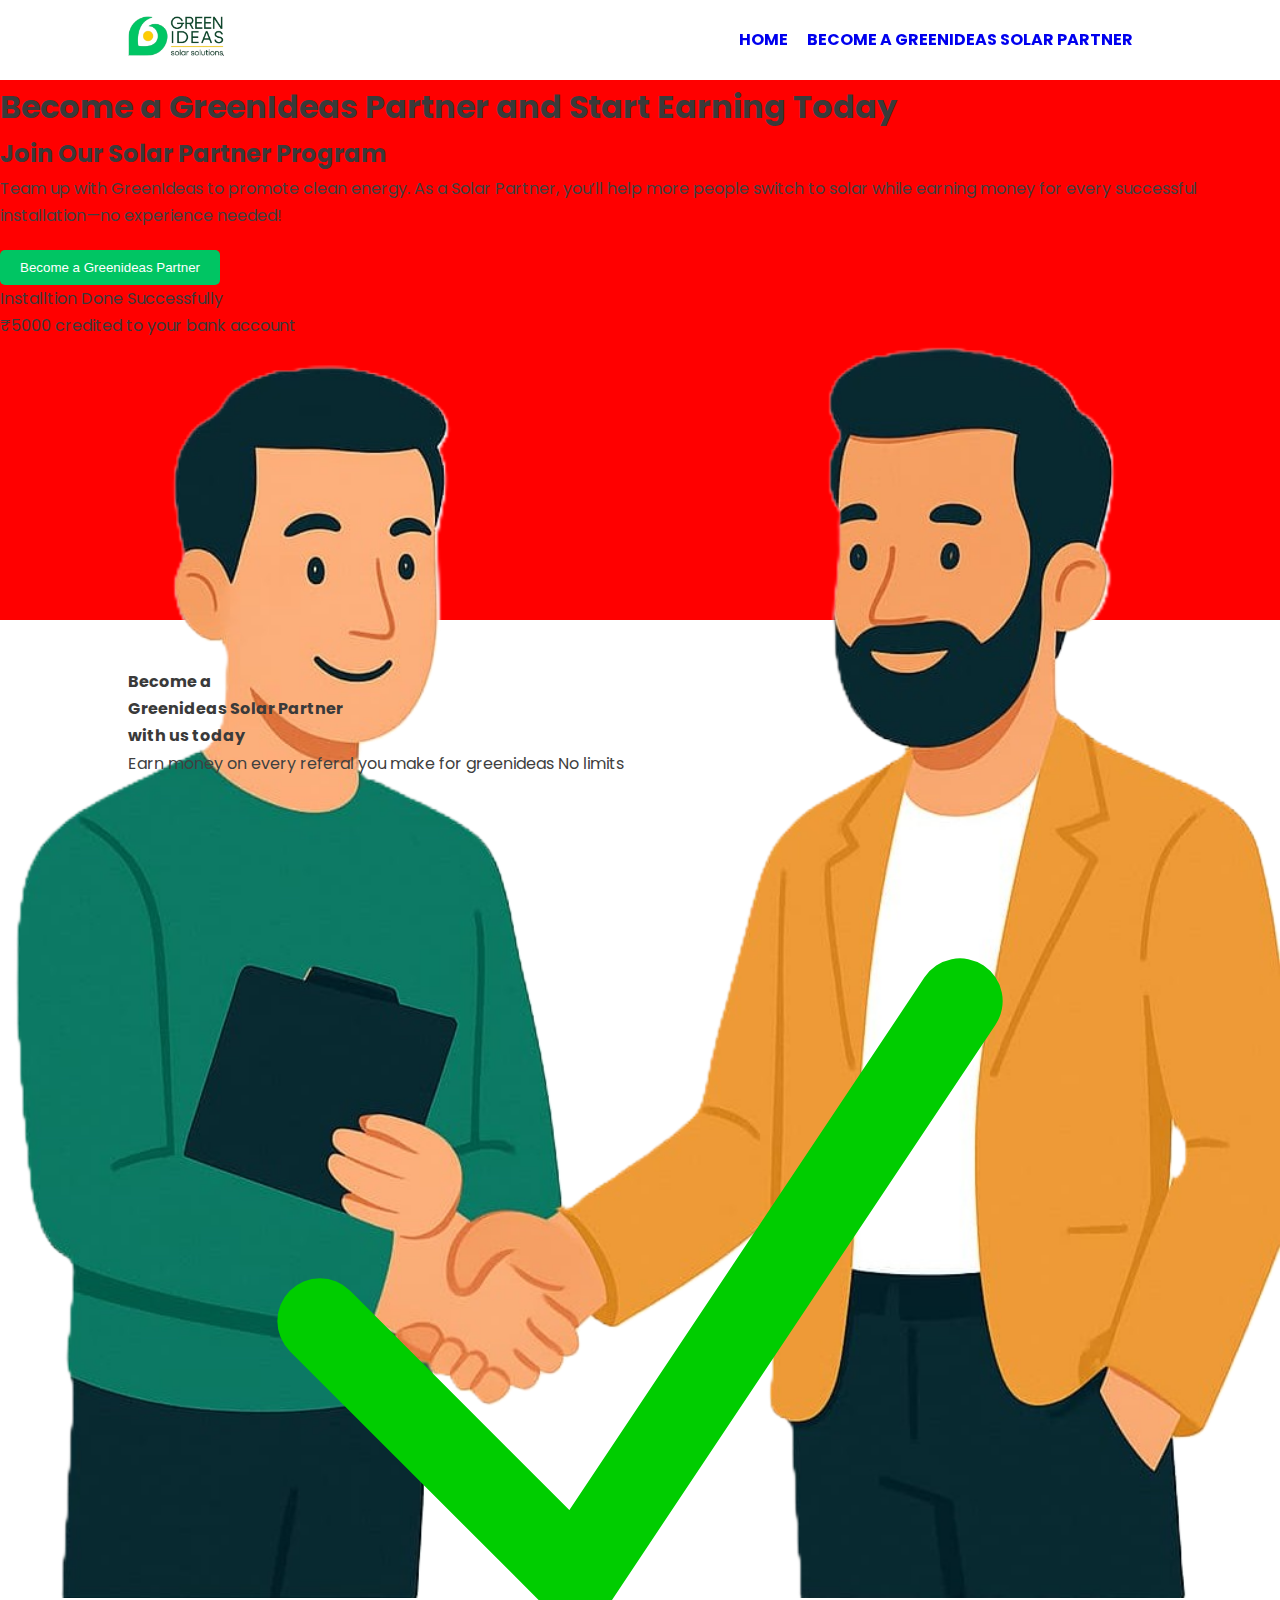
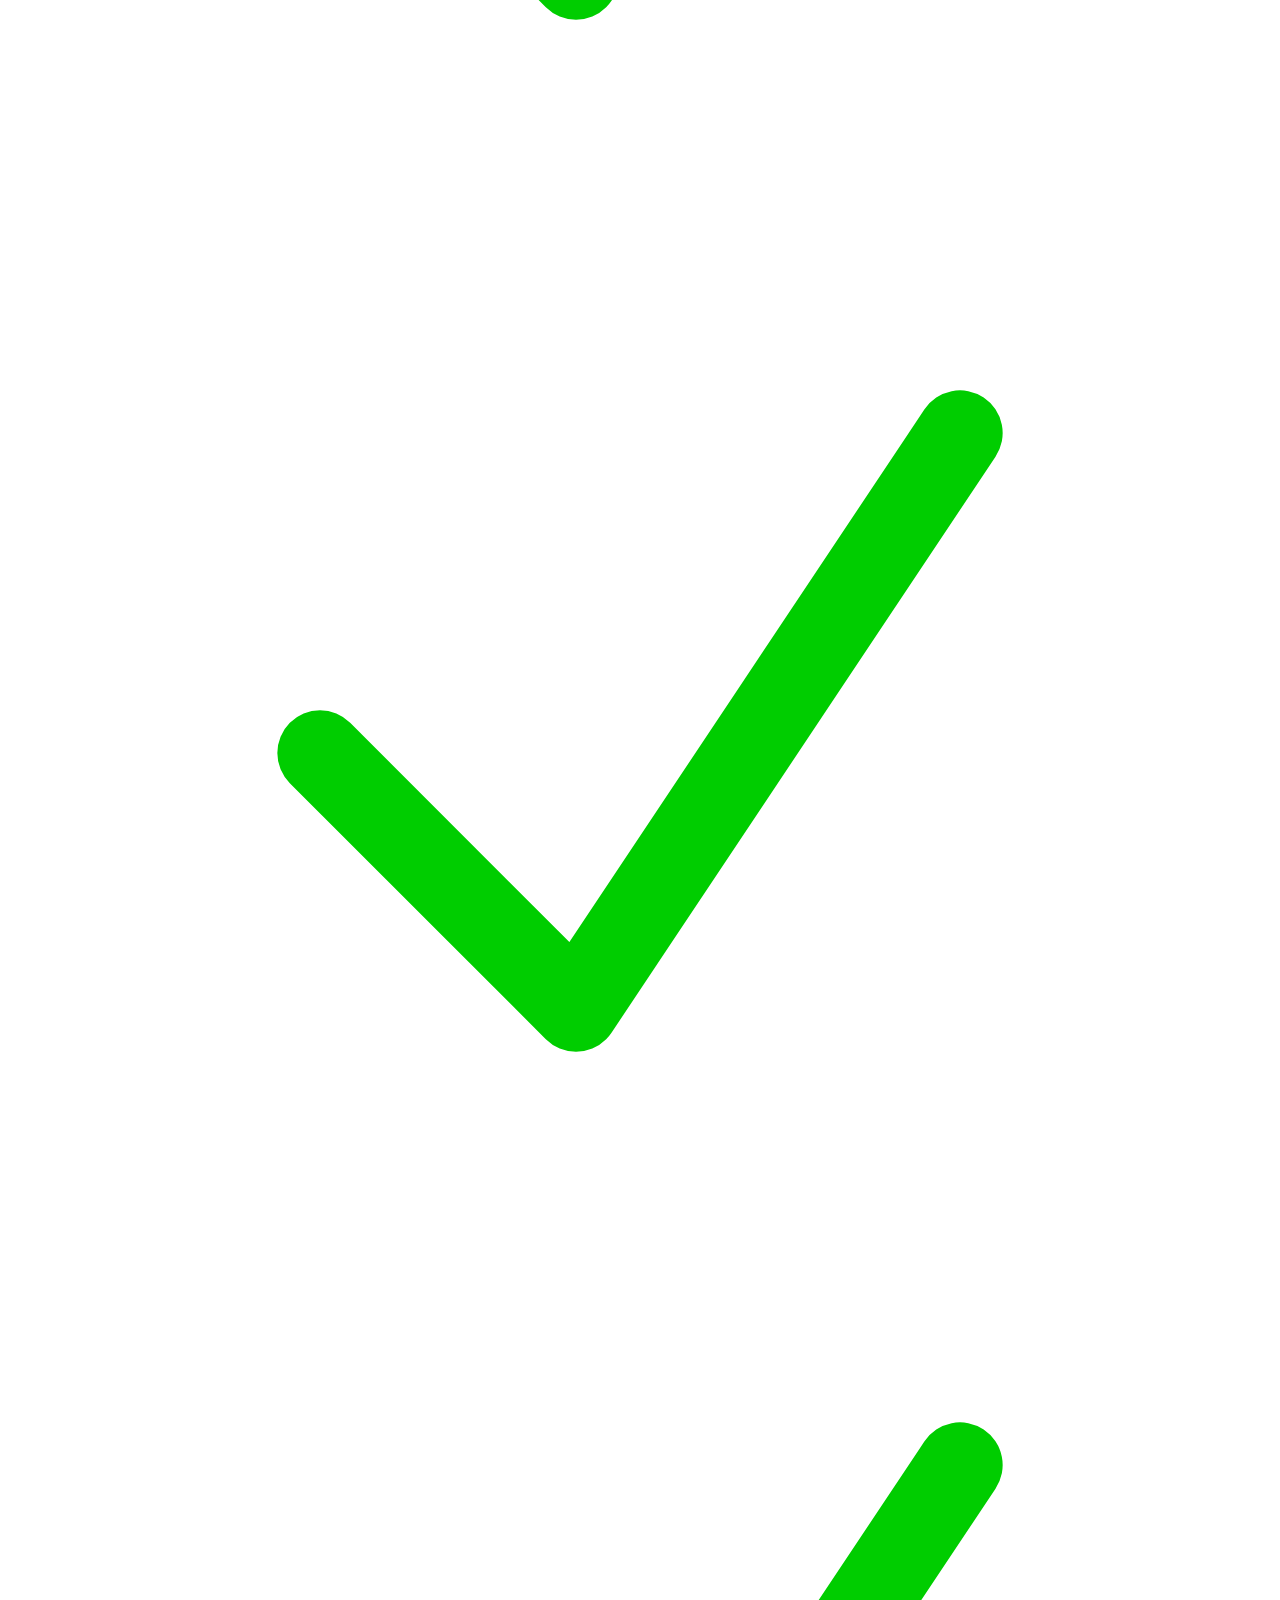
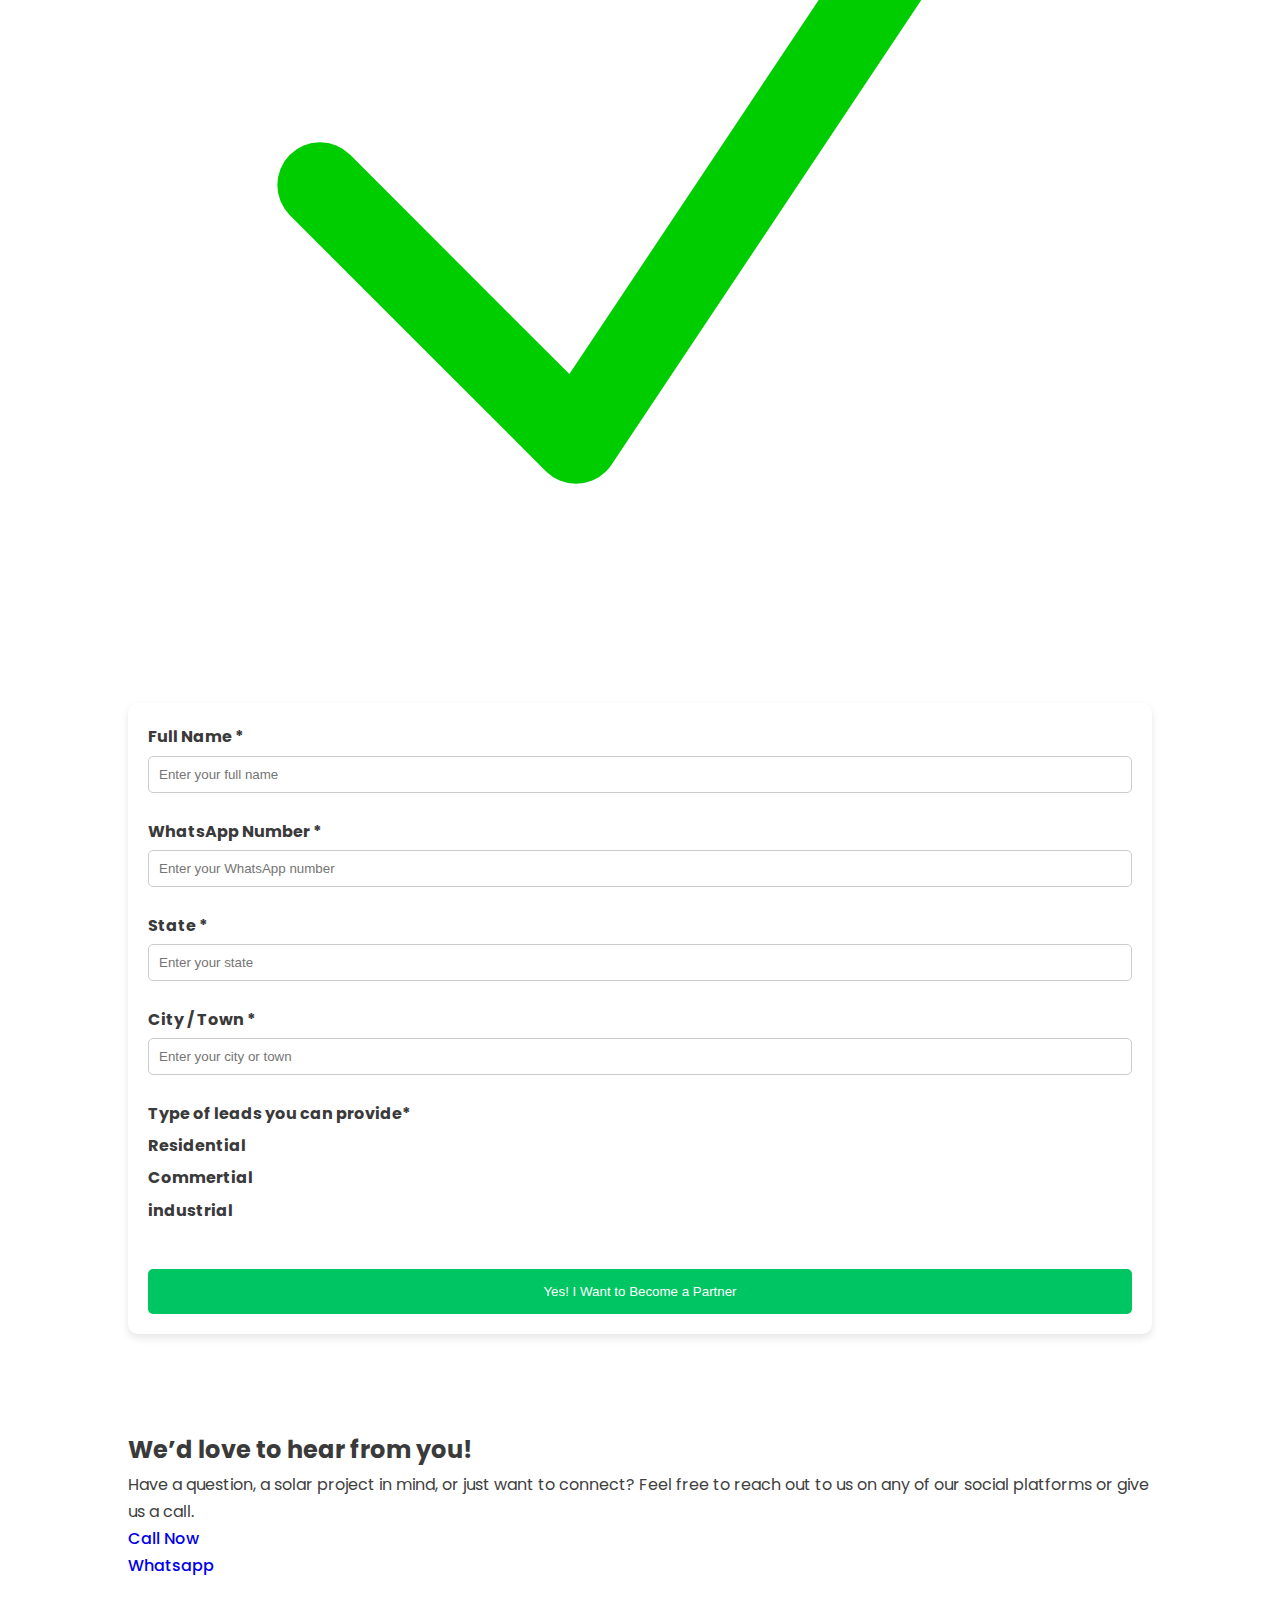
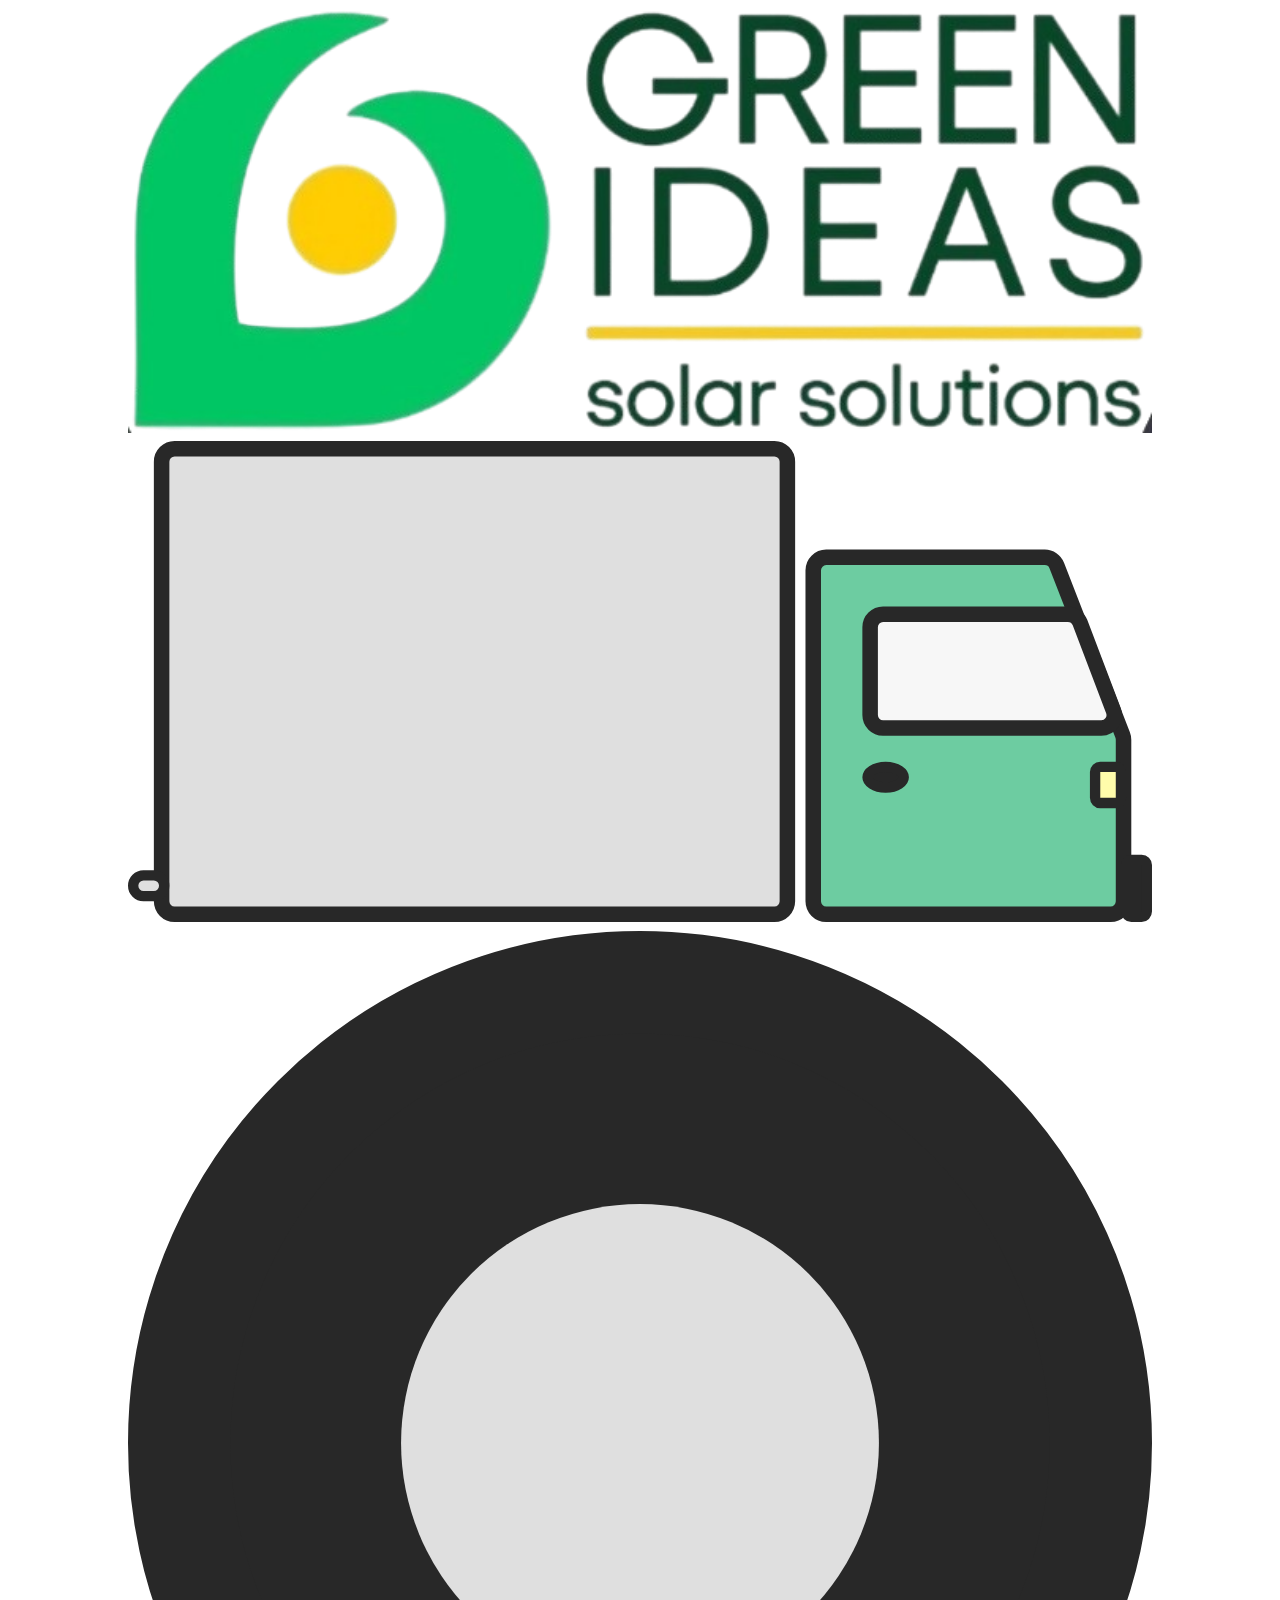
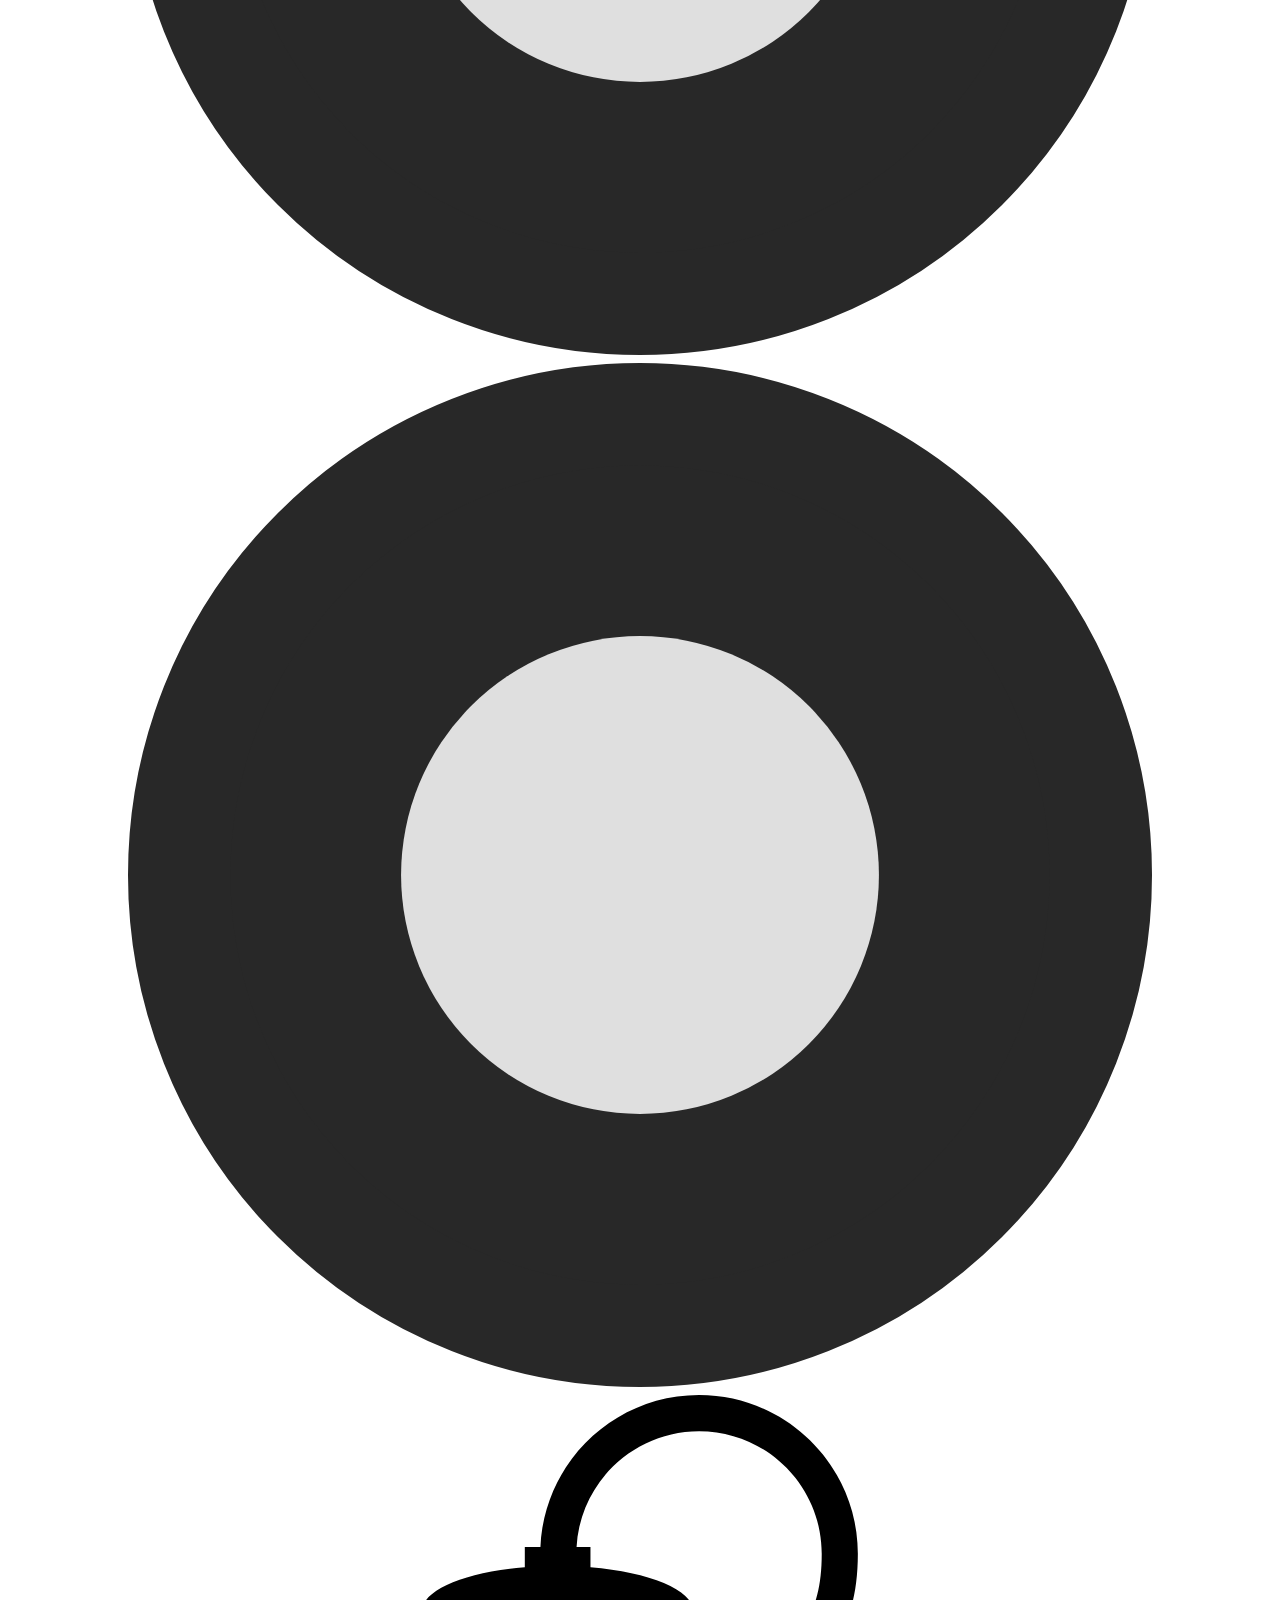
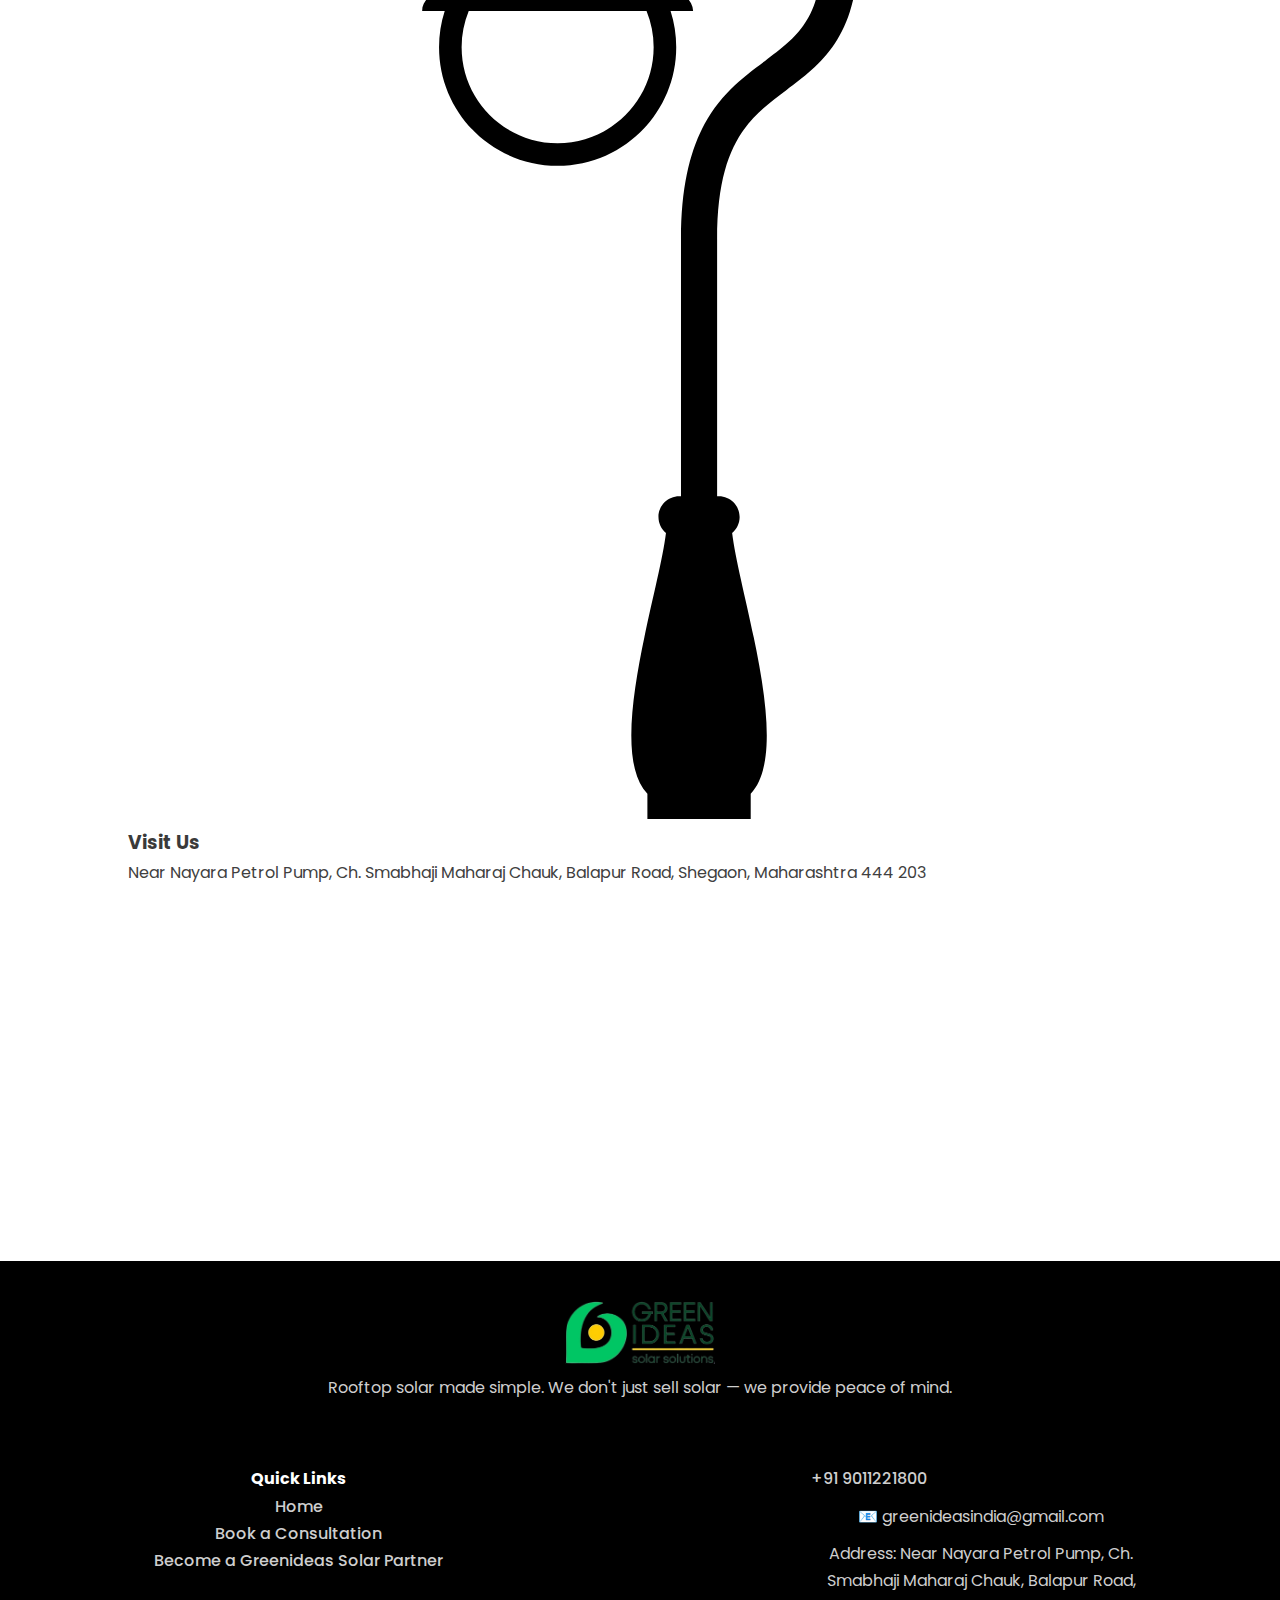
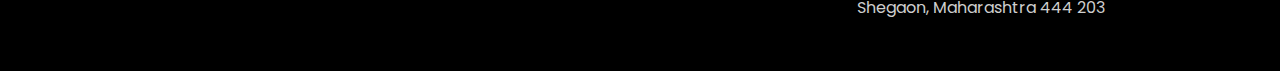
<file: solarpartner.html>
<!DOCTYPE html>
<html lang="en">

<head>
    <meta charset="UTF-8">
    <meta name="viewport" content="width=device-width, initial-scale=1.0">
    <meta http-equiv="X-UA-Compatible" content="IE=edge">
    <title>Become a Solar Partner | Green Ideas - Earn Money on Successful installtion</title>

    <meta name="description"
        content="Partner with Green Ideas and start earning by referring people to install solar systems. No technical knowledge required—just your network. Join our solar revolution today!">

    <meta name="keywords"
        content="solar partner Shegaon, refer and earn solar, Green Ideas partner program, solar referral program, solar commission Shegaon, solar business Shegaon, solar reseller Shegaon, become solar agent, earn from solar referrals, solar agency Shegaon, partner with Green Ideas, solar sales Shegaon">

    <!-- Author Info -->
    <meta name="author" content="GreenIdeas Team">

    <!-- Google Site Verification -->

    <!-- Open Graph Tags for Social Media -->
    <meta property="og:title" content="Join the GreenIdeas Solar Partner Program">
    <meta property="og:description"
        content="Refer people to switch to solar and earn attractive commissions with Green Ideas. Perfect for agents, freelancers, and locals in Shegaon and nearby areas.">
    <meta property="og:image" content="https://greenideasindia.com/assets/media/partner-og-image.jpg">
    <meta property="og:url" content="https://greenideasindia.com/partner">
    <meta property="og:type" content="website">

    <!-- Twitter Card Tags for Social Media -->
    <meta name="twitter:card" content="summary_large_image">
    <meta name="twitter:title" content="Join the GreenIdeas Solar Partner Program">
    <meta name="twitter:description"
        content="No technical skills needed. Just refer and earn with GreenIdeas’ trusted solar partner program in Shegaon.">
    <meta name="twitter:image" content="https://greenideasindia.com/assets/media/partner-twitter-image.jpg">

    <!-- Canonical Link -->
    <meta name="robots" content="noindex, nofollow">
    <!-- optional canonical, or remove completely -->

    <!-- Favicon -->
    <link rel="apple-touch-icon" sizes="180x180" href="./assets/media/favicon/apple-touch-icon.png" />
    <link rel="icon" type="image/png" sizes="32x32" href="./assets/media/favicon/favicon-32x32.png" />
    <link rel="icon" type="image/png" sizes="16x16" href="./assets/media/favicon/favicon-16x16.png" />
    <link rel="manifest" href="./assets/media/favicon/site.webmanifest" />

    <!-- FontAwesome Icons -->
    <link rel="stylesheet" href="https://cdnjs.cloudflare.com/ajax/libs/font-awesome/6.6.0/css/all.min.css"
        integrity="sha512-Kc323vGBEqzTmouAECnVceyQqyqdsSiqLQISBL29aUW4U/M7pSPA/gEUZQqv1cwx4OnYxTxve5UMg5GT6L4JJg=="
        crossorigin="anonymous" referrerpolicy="no-referrer" />

    <!-- External Stylesheet -->
    <link rel="stylesheet" href="./assets/css/style.css">

    <!-- Schema Markup for Partner Program Page -->
    <script type="application/ld+json">
{
  "@context": "https://schema.org",
  "@type": "Organization",
  "name": "GreenIdeas",
  "url": "https://greenideasindia.com/partner",
  "logo": "https://greenideasindia.com/assets/media/logo.png",
  "sameAs": [],
  "contactPoint": {
    "@type": "ContactPoint",
    "telephone": "+91 9876543210",
    "contactType": "Customer Service"
  },
  "description": "Join the GreenIdeas Solar Partner Program and earn by referring solar customers. Ideal for local agents, freelancers, and entrepreneurs across Maharashtra."
}
</script>
</head>
<style>
    section {
        margin: 0;
    }
</style>

<body>

    <nav class="visible">
        <div class="nav-container nav__container container">
            <!-- website logo -->
            <a class="logo" href="https://greenideas.in/" alt="Greenideas Solar Insntallations Logo greenideas.in">
                <img src="./assets/media/logo.png" alt="greenideas">
            </a>
            <!-- Navigation -->
            <div class="nav__navigation">
                <ul>
                    <li><a alt="greenideas" href="https://greenideas.in"><span>Home</span></a></li>
                    <li><a alt="greenideas" href="#consult-form"><span>Become a Greenideas Solar Partner</span></a></li>
                    <hr class="li-none-desk" style="border: 1px solid black; width: 80%;">
                    <div class="logo li-none-desk">
                        <img src="./assets/media/logo.png" alt="greenideas Website Logo">
                    </div>
                    <p class="li-none-desk" style="font-weight: 600; color: darkgreen; text-transform: uppercase;">Green
                        Ideas
                        Bright Future</p>
                    <div class="web-icons">
                        <a alt="Vivek Lohar web" href="https://in.linkedin.com/in/vivekmohanlohar" data-aos="fade-up"
                            data-aos-offset="100" data-aos-delay="200"><i class="fa-brands fa-linkedin-in"></i></a>
                        <a alt="Vivek Lohar instagram" href="https://www.instagram.com/vivekmohanlohar/"
                            data-aos="fade-up" data-aos-offset="100" data-aos-delay="300"><i
                                class="fa-brands fa-instagram"></i></a>
                    </div>
                </ul>
            </div>
            <!-- Menu Toggle Button -->
            <div class="menuBtn">
                <span></span>
                <span></span>
                <span></span>
            </div>
        </div>
    </nav>

    <header id="home">
        <div class="hero-container">
            <div class="hero-text-holder">
                <h1>Become a <span class="highlight">GreenIdeas Partner</span> and Start Earning Today</h1>
                <h2>Join Our Solar Partner Program</h2>
                <p>Team up with GreenIdeas to promote clean energy. As a Solar Partner, you’ll help more people switch
                    to solar while earning money for every successful installation—no experience needed!</p>
                <button class="cta-button">
                    <a href="#contact">Become a Greenideas Partner</a>
                </button>
            </div>
            <div class="hero-image-holder">
                <div class="floating-benifits fb2"><i class="fa-solid fa-check"></i>Installtion Done Successfully</div>
                <div class="floating-benifits fb6"><i class="fa-solid fa-check"></i>₹5000 credited to your bank account
                </div>
                <img src="./assets/media/solarpartner.png" alt="Solar panel installation in Maharashtra">
            </div>
        </div>
    </header>

    <section id="consult-form">
        <div class="container">
            <div class="quote_form">
                <div class="consult-head">
                    <h4>Become a <br><span>Greenideas Solar Partner</span><br> with us today</h4>
                    <p>Earn money on every referal you make for greenideas No limits</p>

                    <!-- From Uiverse.io by musashi-13 -->
                    <div class="steps-loader">
                        <div class="bar"></div>
                        <div class="check-bar-container">
                            <div></div>
                            <div class="check">
                                <svg stroke="rgb(0, 205, 0)" stroke-width="2" viewBox="0 0 24 24" fill="none"
                                    xmlns="http://www.w3.org/2000/svg">
                                    <path d="m4.5 12.75 6 6 9-13.5" stroke-linejoin="round" stroke-linecap="round">
                                    </path>
                                </svg>
                            </div>
                            <div class="check">
                                <svg stroke="rgb(0, 205, 0)" stroke-width="2" viewBox="0 0 24 24" fill="none"
                                    xmlns="http://www.w3.org/2000/svg">
                                    <path d="m4.5 12.75 6 6 9-13.5" stroke-linejoin="round" stroke-linecap="round">
                                    </path>
                                </svg>
                            </div>
                            <div class="check">
                                <svg stroke="rgb(0, 205, 0)" stroke-width="2" viewBox="0 0 24 24" fill="none"
                                    xmlns="http://www.w3.org/2000/svg">
                                    <path d="m4.5 12.75 6 6 9-13.5" stroke-linejoin="round" stroke-linecap="round">
                                    </path>
                                </svg>
                            </div>
                        </div>
                    </div>


                </div>

                <div class="form-container">
                    <form id="partnerForm">
                        <div class="form-group">
                            <label for="fullName">Full Name *</label>
                            <input type="text" id="fullName" name="fullName" required
                                placeholder="Enter your full name">
                        </div>

                        <div class="form-group">
                            <label for="phoneNumber">WhatsApp Number *</label>
                            <input type="tel" id="phoneNumber" name="phoneNumber" required
                                placeholder="Enter your WhatsApp number">
                        </div>

                        <div class="form-group">
                            <label for="state">State *</label>
                            <input type="text" id="state" name="state" required placeholder="Enter your state">
                        </div>

                        <div class="form-group">
                            <label for="city">City / Town *</label>
                            <input type="text" id="city" name="city" required placeholder="Enter your city or town">
                        </div>

                        <div class="form-group">
                            <label>Type of leads you can provide*</label>
                            <div class="bill-options">
                                <input type="radio" id="bill1" name="electricityBill" value="Less than ₹1500" required
                                    hidden>
                                <label for="bill1" class="bill-label">Residential</label>

                                <input type="radio" id="bill2" name="electricityBill" value="₹1500 - ₹2500" hidden>
                                <label for="bill2" class="bill-label">Commertial</label>

                                <input type="radio" id="bill3" name="electricityBill" value="₹2500 - ₹4000" hidden>
                                <label for="bill3" class="bill-label">industrial</label>
                            </div>
                        </div>

                        <button type="submit" id="submitButton" class="btn">Yes! I Want to Become a Partner</button>
                    </form>
                </div>

            </div>

        </div>
    </section>

    <!-- Reach Us Section Starts Here -->
    <section id="reach-us">
        <div class="container reach-us-container">
            <div class="reach-us-links">
                <h2>We’d love to hear from you!</h2>
                <p>Have a question, a solar project in mind, or just want to connect? Feel free to reach out to us on
                    any of our
                    social platforms or give us a call.</p>
                <div class="direct-contact-btn">
                    <a href="tel:+919011221800"><i class="fa-solid fa-phone"></i> Call Now</a>
                    <a href="https://wa.me/919011221800"><i class="fa-brands fa-whatsapp"></i> Whatsapp</a>
                </div>
                <div class="web-icons">
                    <a href="https://m.facebook.com/61569214233764/" target="_blank" alt="GreenIdeas Facebook"
                        data-aos="fade-up" data-aos-offset="100" data-aos-delay="100">
                        <i class="fa-brands fa-facebook-f"></i>
                    </a>
                    <a href="https://www.instagram.com/greenideas_india?igsh=MW15cDV4dzZpYnpuaQ==" target="_blank"
                        alt="GreenIdeas Instagram" data-aos="fade-up" data-aos-offset="100" data-aos-delay="200">
                        <i class="fa-brands fa-instagram"></i>
                    </a>
                    <a href="https://linkedin.com/company/greenideas" target="_blank" alt="GreenIdeas LinkedIn"
                        data-aos="fade-up" data-aos-offset="100" data-aos-delay="300">
                        <i class="fa-brands fa-linkedin-in"></i>
                    </a>
                    <a href="https://www.youtube.com/results?search_query=greenideas" target="_blank"
                        alt="GreenIdeas YouTube" data-aos="fade-up" data-aos-offset="100" data-aos-delay="400">
                        <i class="fa-brands fa-youtube"></i>
                    </a>
                </div>
                <br>
                <!-- TRUCK ANIMATION -->
                <div class="loader">
                    <div class="truckWrapper">
                        <img src="./assets/media/logo.png" alt="greenideas Website Logo">

                        <div class="truckBody">
                            <svg xmlns="http://www.w3.org/2000/svg" fill="none" viewBox="0 0 198 93" class="trucksvg">
                                <path stroke-width="3" stroke="#282828" fill="#6dcca1"
                                    d="M135 22.5H177.264C178.295 22.5 179.22 23.133 179.594 24.0939L192.33 56.8443C192.442 57.1332 192.5 57.4404 192.5 57.7504V89C192.5 90.3807 191.381 91.5 190 91.5H135C133.619 91.5 132.5 90.3807 132.5 89V25C132.5 23.6193 133.619 22.5 135 22.5Z">
                                </path>
                                <path stroke-width="3" stroke="#282828" fill="#f7f7f7"
                                    d="M146 33.5H181.741C182.779 33.5 183.709 34.1415 184.078 35.112L190.538 52.112C191.16 53.748 189.951 55.5 188.201 55.5H146C144.619 55.5 143.5 54.3807 143.5 53V36C143.5 34.6193 144.619 33.5 146 33.5Z">
                                </path>
                                <path stroke-width="2" stroke="#282828" fill="#282828"
                                    d="M150 65C150 65.39 149.763 65.8656 149.127 66.2893C148.499 66.7083 147.573 67 146.5 67C145.427 67 144.501 66.7083 143.873 66.2893C143.237 65.8656 143 65.39 143 65C143 64.61 143.237 64.1344 143.873 63.7107C144.501 63.2917 145.427 63 146.5 63C147.573 63 148.499 63.2917 149.127 63.7107C149.763 64.1344 150 64.61 150 65Z">
                                </path>
                                <rect stroke-width="2" stroke="#282828" fill="#FFFCAB" rx="1" height="7" width="5"
                                    y="63" x="187">
                                </rect>
                                <rect stroke-width="2" stroke="#282828" fill="#282828" rx="1" height="11" width="4"
                                    y="81" x="193">
                                </rect>
                                <rect stroke-width="3" stroke="#282828" fill="#DFDFDF" rx="2.5" height="90" width="121"
                                    y="1.5" x="6.5">
                                </rect>
                                <rect stroke-width="2" stroke="#282828" fill="#DFDFDF" rx="2" height="4" width="6"
                                    y="84" x="1"></rect>
                            </svg>
                        </div>
                        <div class="truckTires">
                            <svg xmlns="http://www.w3.org/2000/svg" fill="none" viewBox="0 0 30 30" class="tiresvg">
                                <circle stroke-width="3" stroke="#282828" fill="#282828" r="13.5" cy="15" cx="15">
                                </circle>
                                <circle fill="#DFDFDF" r="7" cy="15" cx="15"></circle>
                            </svg>
                            <svg xmlns="http://www.w3.org/2000/svg" fill="none" viewBox="0 0 30 30" class="tiresvg">
                                <circle stroke-width="3" stroke="#282828" fill="#282828" r="13.5" cy="15" cx="15">
                                </circle>
                                <circle fill="#DFDFDF" r="7" cy="15" cx="15"></circle>
                            </svg>
                        </div>
                        <div class="road"></div>

                        <svg xml:space="preserve" viewBox="0 0 453.459 453.459"
                            xmlns:xlink="http://www.w3.org/1999/xlink" xmlns="http://www.w3.org/2000/svg" id="Capa_1"
                            version="1.1" fill="#000000" class="lampPost">
                            <path d="M252.882,0c-37.781,0-68.686,29.953-70.245,67.358h-6.917v8.954c-26.109,2.163-45.463,10.011-45.463,19.366h9.993
c-1.65,5.146-2.507,10.54-2.507,16.017c0,28.956,23.558,52.514,52.514,52.514c28.956,0,52.514-23.558,52.514-52.514
c0-5.478-0.856-10.872-2.506-16.017h9.992c0-9.354-19.352-17.204-45.463-19.366v-8.954h-6.149C200.189,38.779,223.924,16,252.882,16
c29.952,0,54.32,24.368,54.32,54.32c0,28.774-11.078,37.009-25.105,47.437c-17.444,12.968-37.216,27.667-37.216,78.884v113.914
h-0.797c-5.068,0-9.174,4.108-9.174,9.177c0,2.844,1.293,5.383,3.321,7.066c-3.432,27.933-26.851,95.744-8.226,115.459v11.202h45.75
v-11.202c18.625-19.715-4.794-87.527-8.227-115.459c2.029-1.683,3.322-4.223,3.322-7.066c0-5.068-4.107-9.177-9.176-9.177h-0.795
V196.641c0-43.174,14.942-54.283,30.762-66.043c14.793-10.997,31.559-23.461,31.559-60.277C323.202,31.545,291.656,0,252.882,0z
M232.77,111.694c0,23.442-19.071,42.514-42.514,42.514c-23.442,0-42.514-19.072-42.514-42.514c0-5.531,1.078-10.957,3.141-16.017
h78.747C231.693,100.736,232.77,106.162,232.77,111.694z"></path>
                        </svg>
                    </div>
                </div>
            </div>

            <div class="reach-us-map">
                <h3>Visit Us</h3>
                <p>Near Nayara Petrol Pump, Ch. Smabhaji Maharaj Chauk, Balapur Road, Shegaon, Maharashtra 444 203</p>
                <br>
                <div style="max-width:100%; overflow:hidden;">
                    <div id="g-mapdisplay" style="height:300px; width:100%; max-width:100%;">
                        <iframe
                            src="https://www.google.com/maps/embed?pb=!1m17!1m12!1m3!1d606.4358196089499!2d76.69112395349312!3d20.7920326021649!2m3!1f0!2f0!3f0!3m2!1i1024!2i768!4f13.1!3m2!1m1!2zMjDCsDQ3JzMxLjQiTiA3NsKwNDEnMjguMCJF!5e0!3m2!1sen!2sin!4v1749560344258!5m2!1sen!2sin"
                            width="100%" height="100%" style="border:0;" allowfullscreen="" loading="lazy"
                            referrerpolicy="no-referrer-when-downgrade"></iframe>
                    </div>
                    <style>
                        #g-mapdisplay img {
                            max-width: none !important;
                            background: none !important;
                            font-size: inherit;
                            font-weight: inherit;
                        }
                    </style>
                </div>
            </div>
        </div>
    </section>

    <!-- Footer Starts Here -->
    <footer>
        <div class="container">
            <!-- Logo and Tagline -->
            <div class="logo-footer">
                <img src="./assets/media/logo.png" alt="GreenIdeas Solar Logo">
            </div>
            <p>Rooftop solar made simple. We don't just sell solar — we provide peace of mind.</p>

            <!-- Social Media Links -->
            <div class="web-icons" style="max-width: fit-content; margin: 0 auto;">
                <a href="https://m.facebook.com/61569214233764/" target="_blank" alt="GreenIdeas Facebook"
                    data-aos="fade-up" data-aos-offset="100" data-aos-delay="100">
                    <i class="fa-brands fa-facebook-f"></i>
                </a>
                <a href="https://www.instagram.com/greenideas_india?igsh=MW15cDV4dzZpYnpuaQ==" target="_blank"
                    alt="GreenIdeas Instagram" data-aos="fade-up" data-aos-offset="100" data-aos-delay="200">
                    <i class="fa-brands fa-instagram"></i>
                </a>
                <a href="https://linkedin.com/company/greenideas" target="_blank" alt="GreenIdeas LinkedIn"
                    data-aos="fade-up" data-aos-offset="100" data-aos-delay="300">
                    <i class="fa-brands fa-linkedin-in"></i>
                </a>
                <a href="https://www.youtube.com/results?search_query=greenideas" target="_blank"
                    alt="GreenIdeas YouTube" data-aos="fade-up" data-aos-offset="100" data-aos-delay="400">
                    <i class="fa-brands fa-youtube"></i>
                </a>
            </div>
            <br><br>

            <!-- Navigation Links -->
            <div class="links">
                <!-- Main Links -->
                <div class="quick-links">
                    <h4>Quick Links</h4>
                    <ul>
                        <li><a href="#home">Home</a></li>
                        <li><a href="#consult-form">Book a Consultation</a></li>
                        <li><a href="#solar-partner">Become a Greenideas Solar Partner</a></li>
                    </ul>
                </div>
                <br>

                <!-- Contact Information -->
                <div class="contact">
                    <a href="tel:+919011221800">+91 9011221800</a>
                    <p>📧 greenideasindia@gmail.com</p>
                    <p>Address: Near Nayara Petrol Pump, Ch. Smabhaji Maharaj Chauk, Balapur Road, <br>Shegaon,
                        Maharashtra 444
                        203</p>
                </div>
            </div>
        </div>
    </footer>

    <script src="./assets/js/script.js"></script>
</body>

</html>
</file>
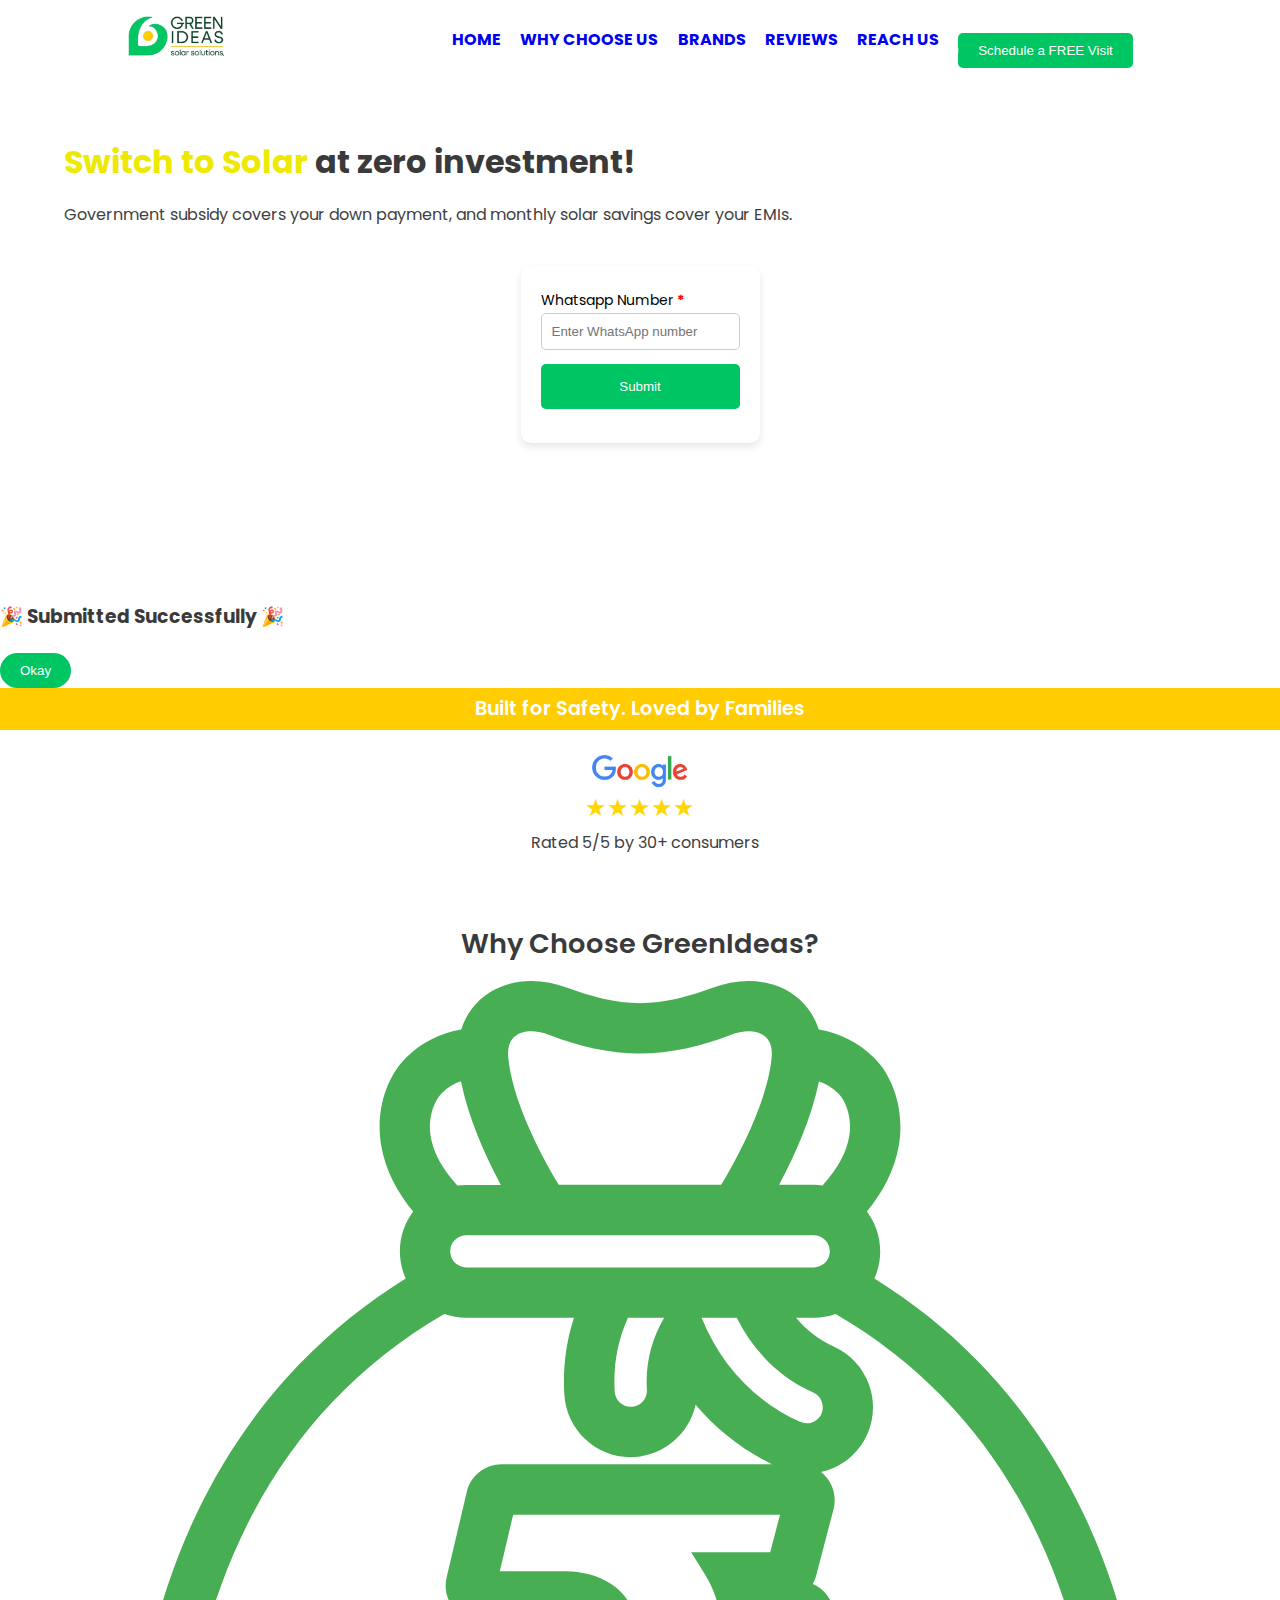
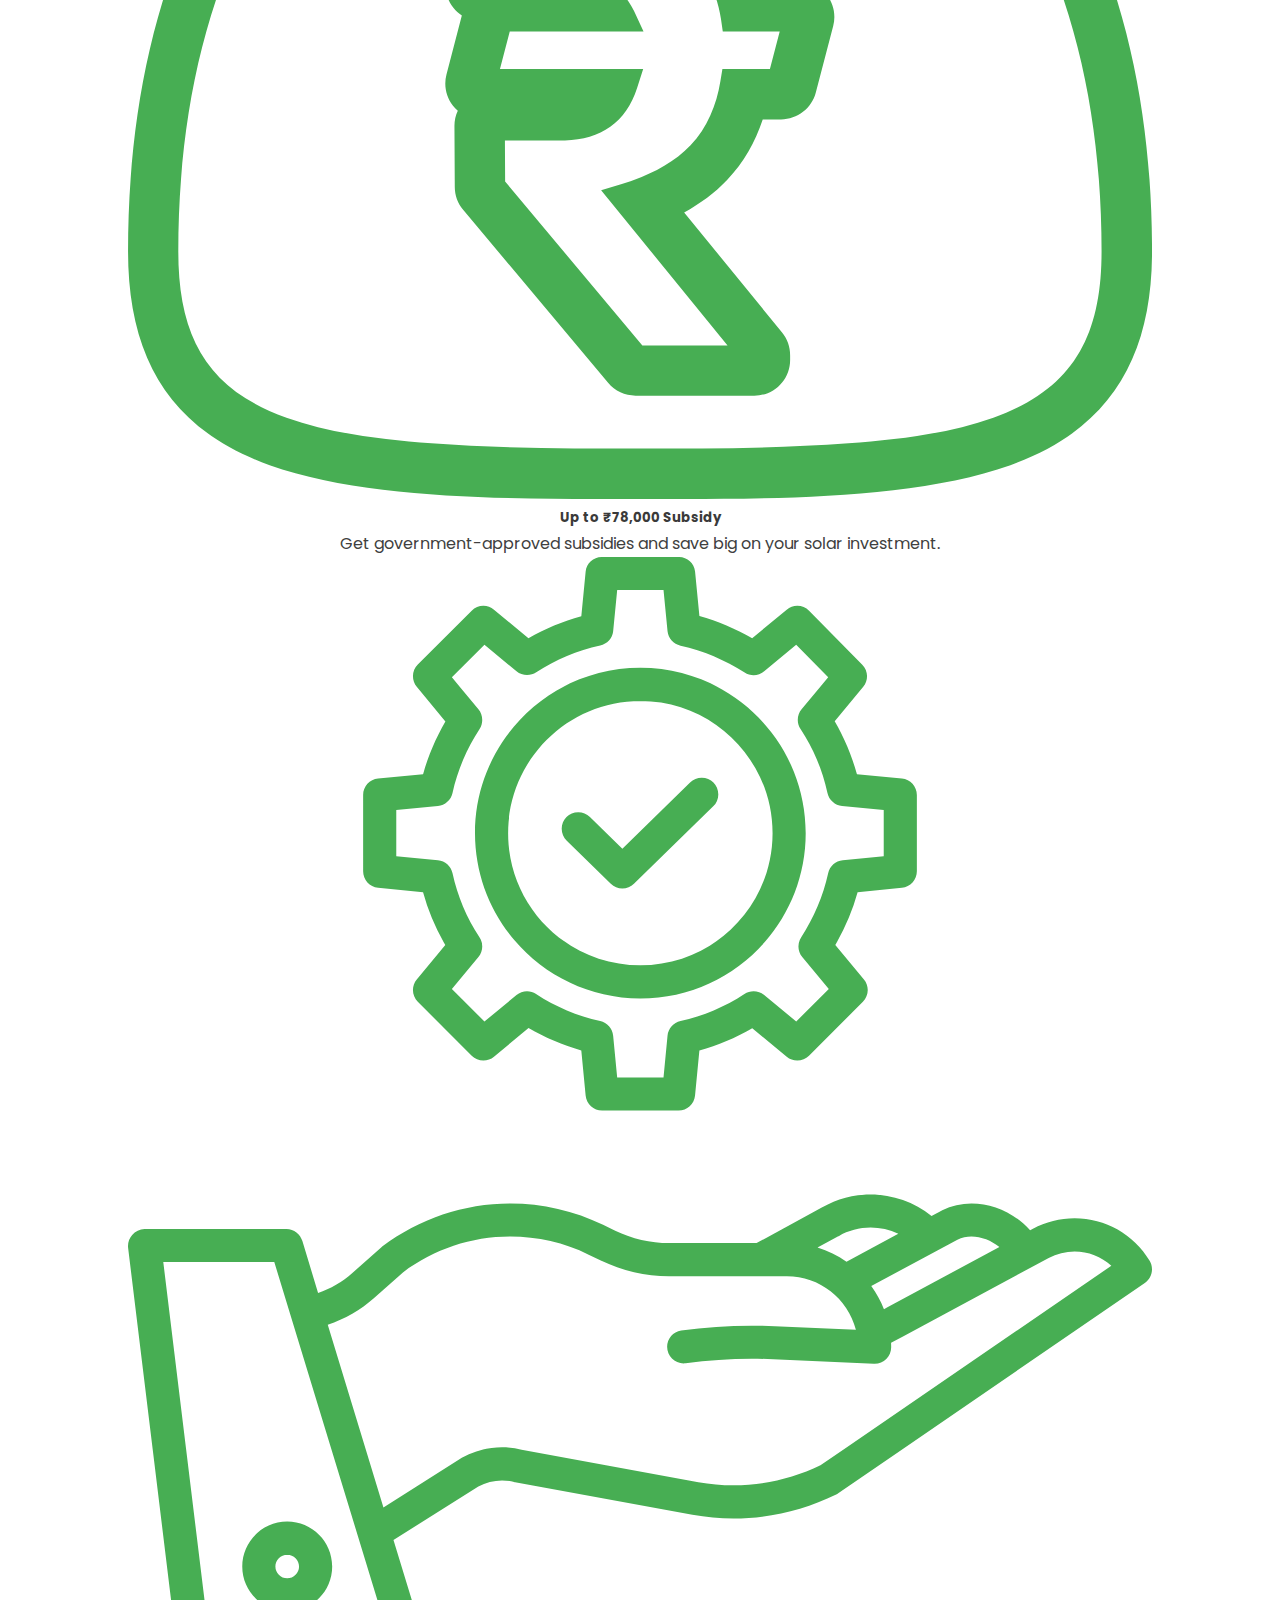
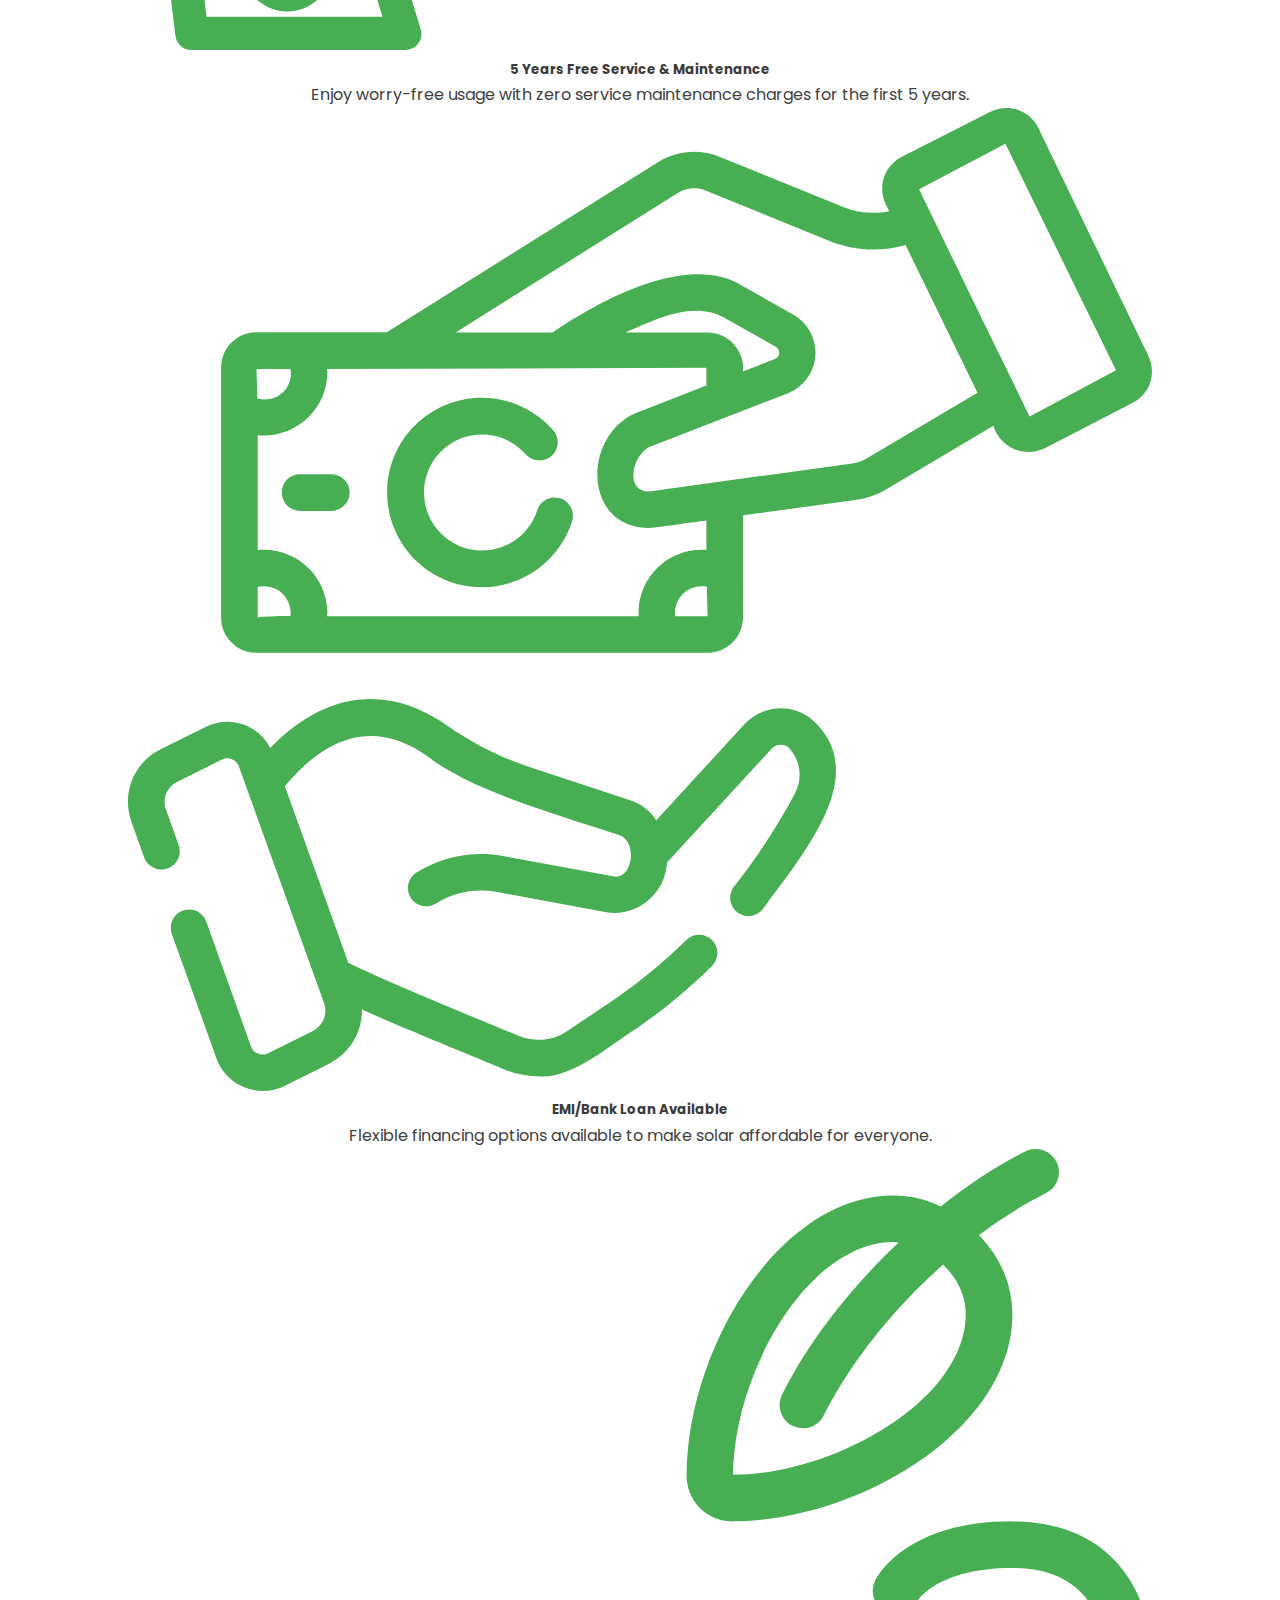
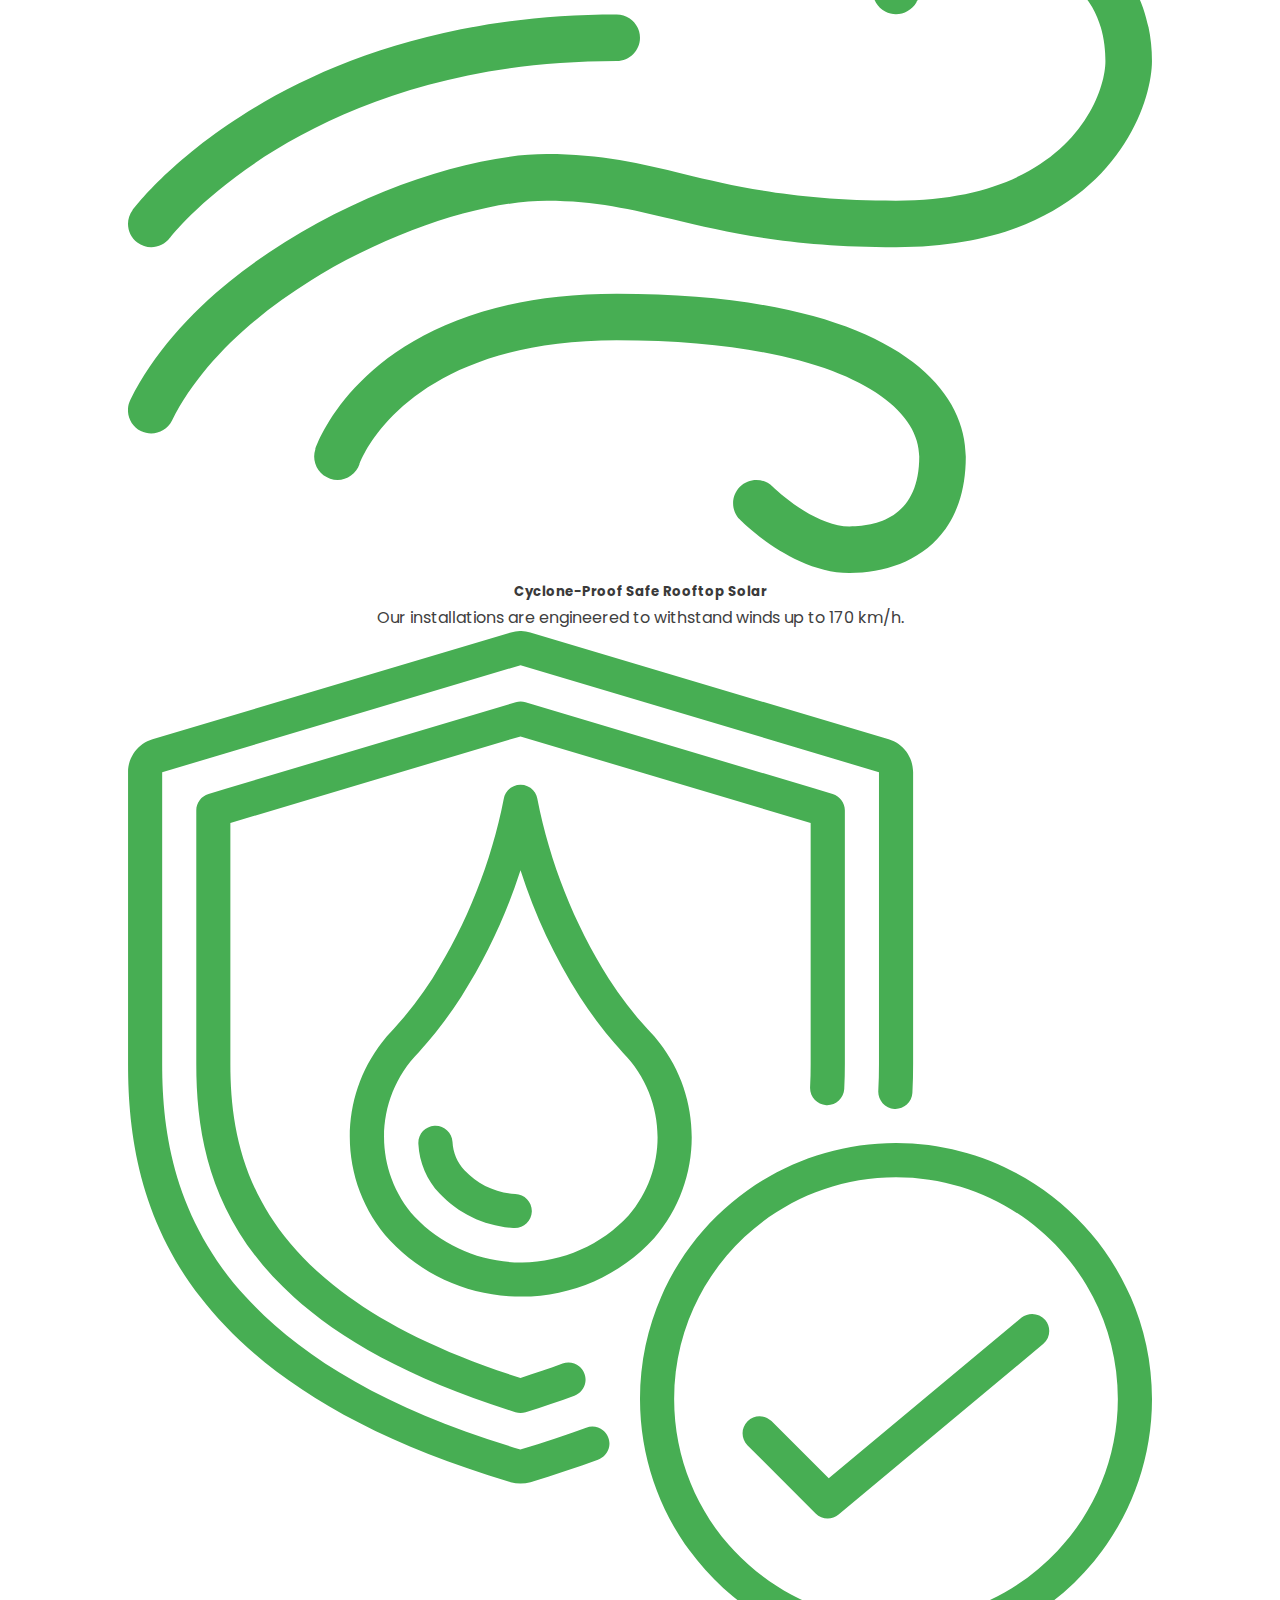
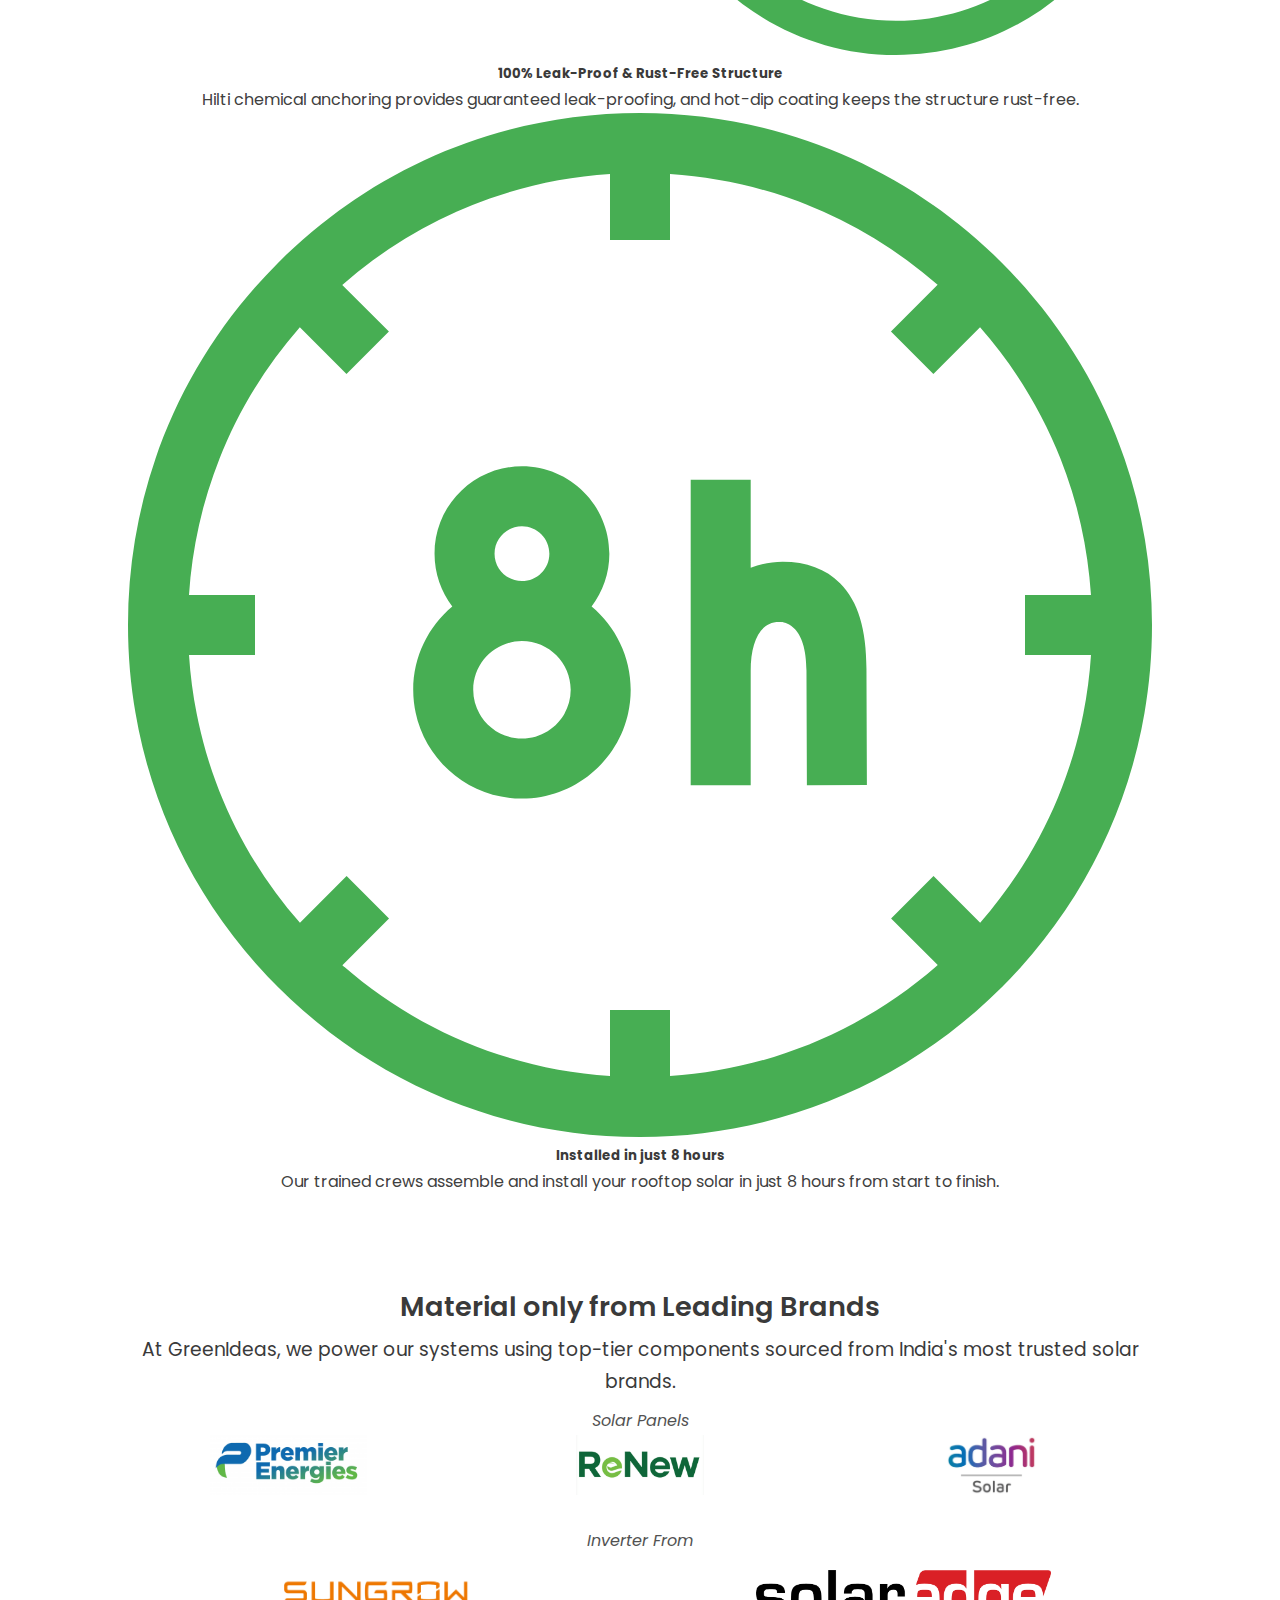
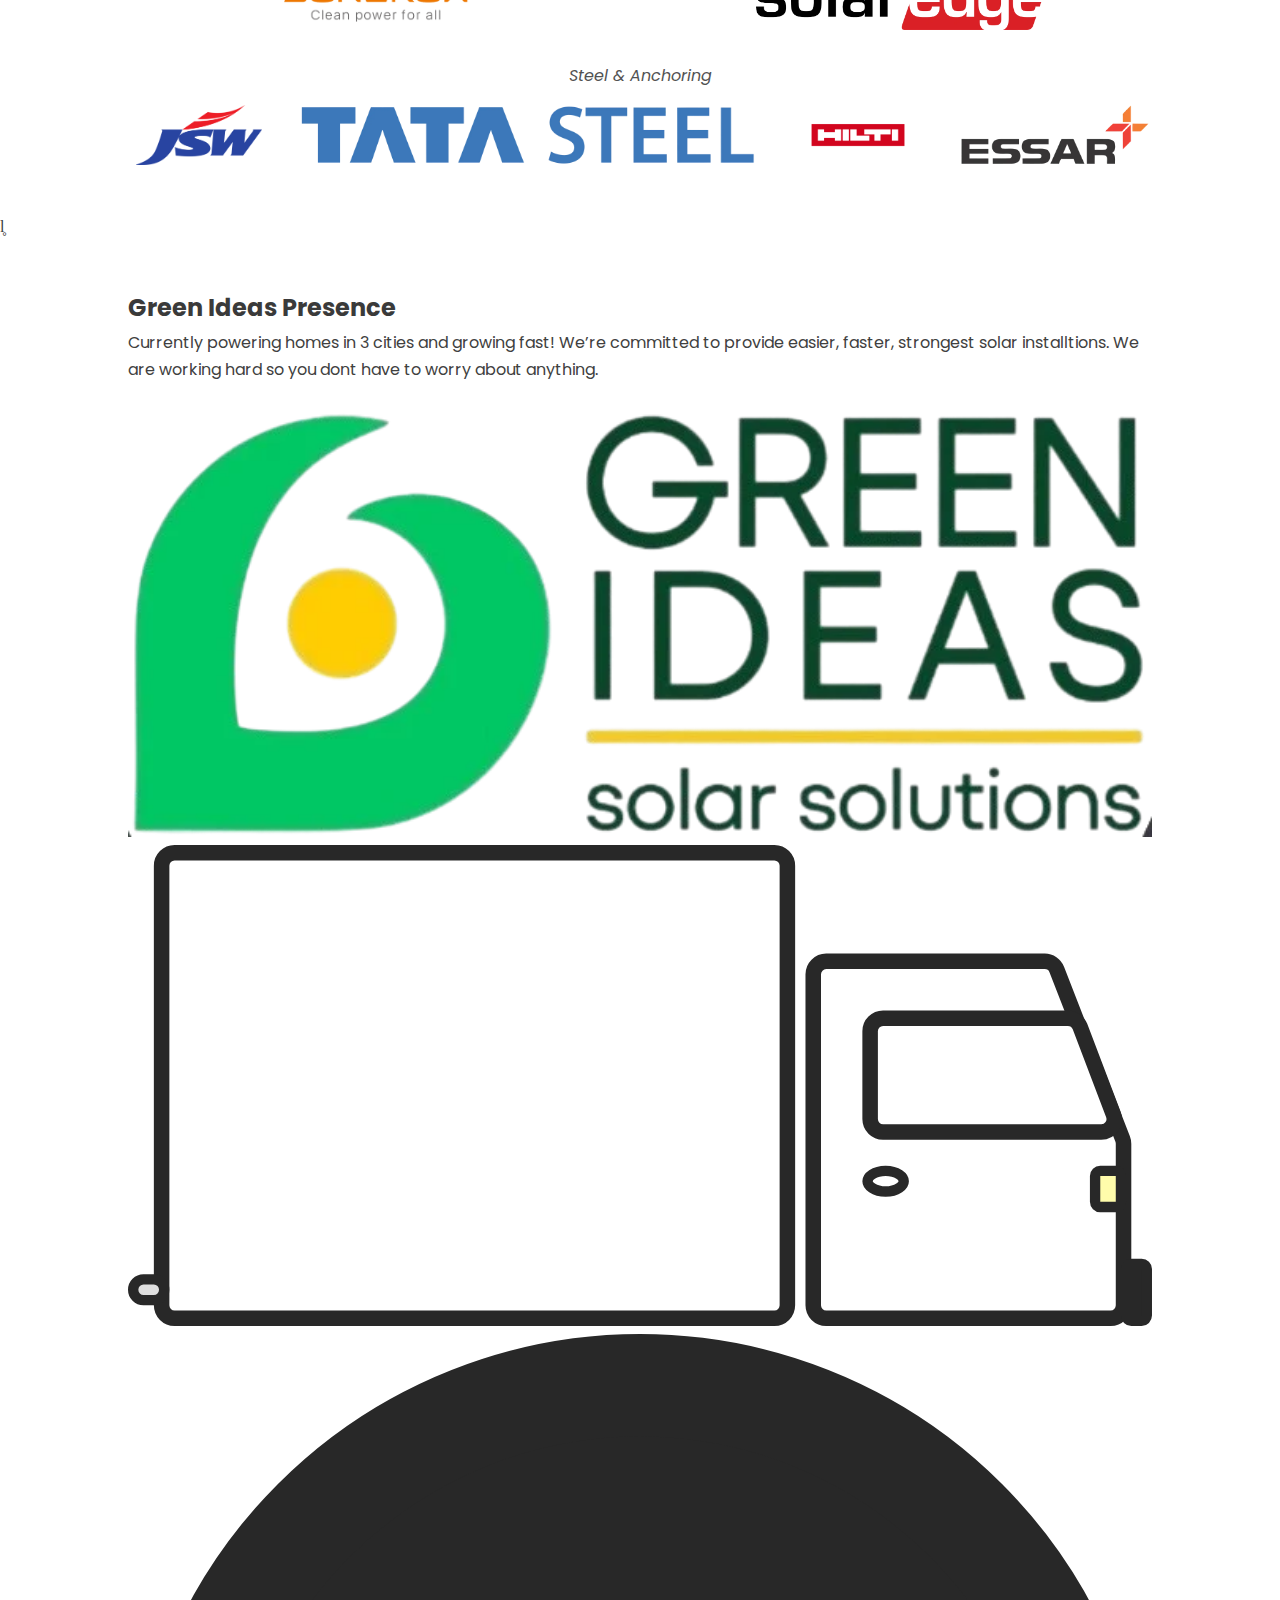
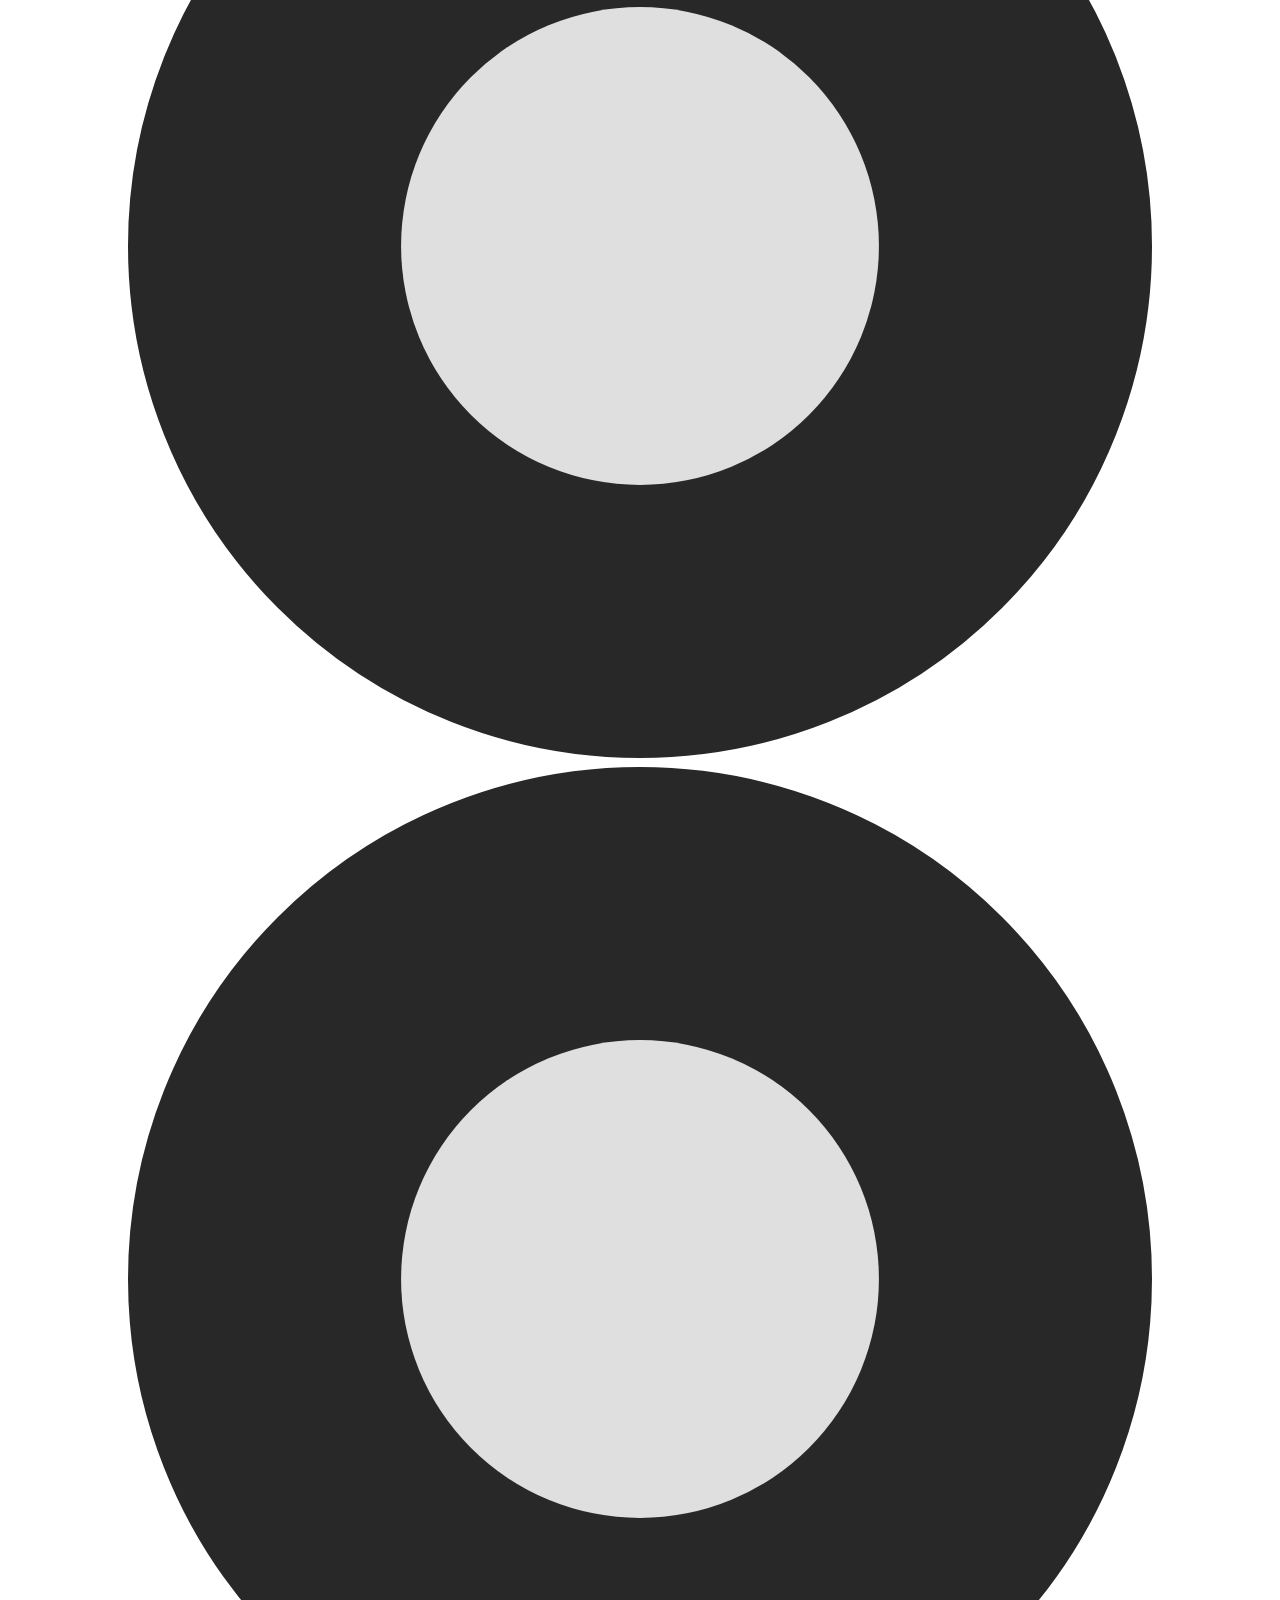
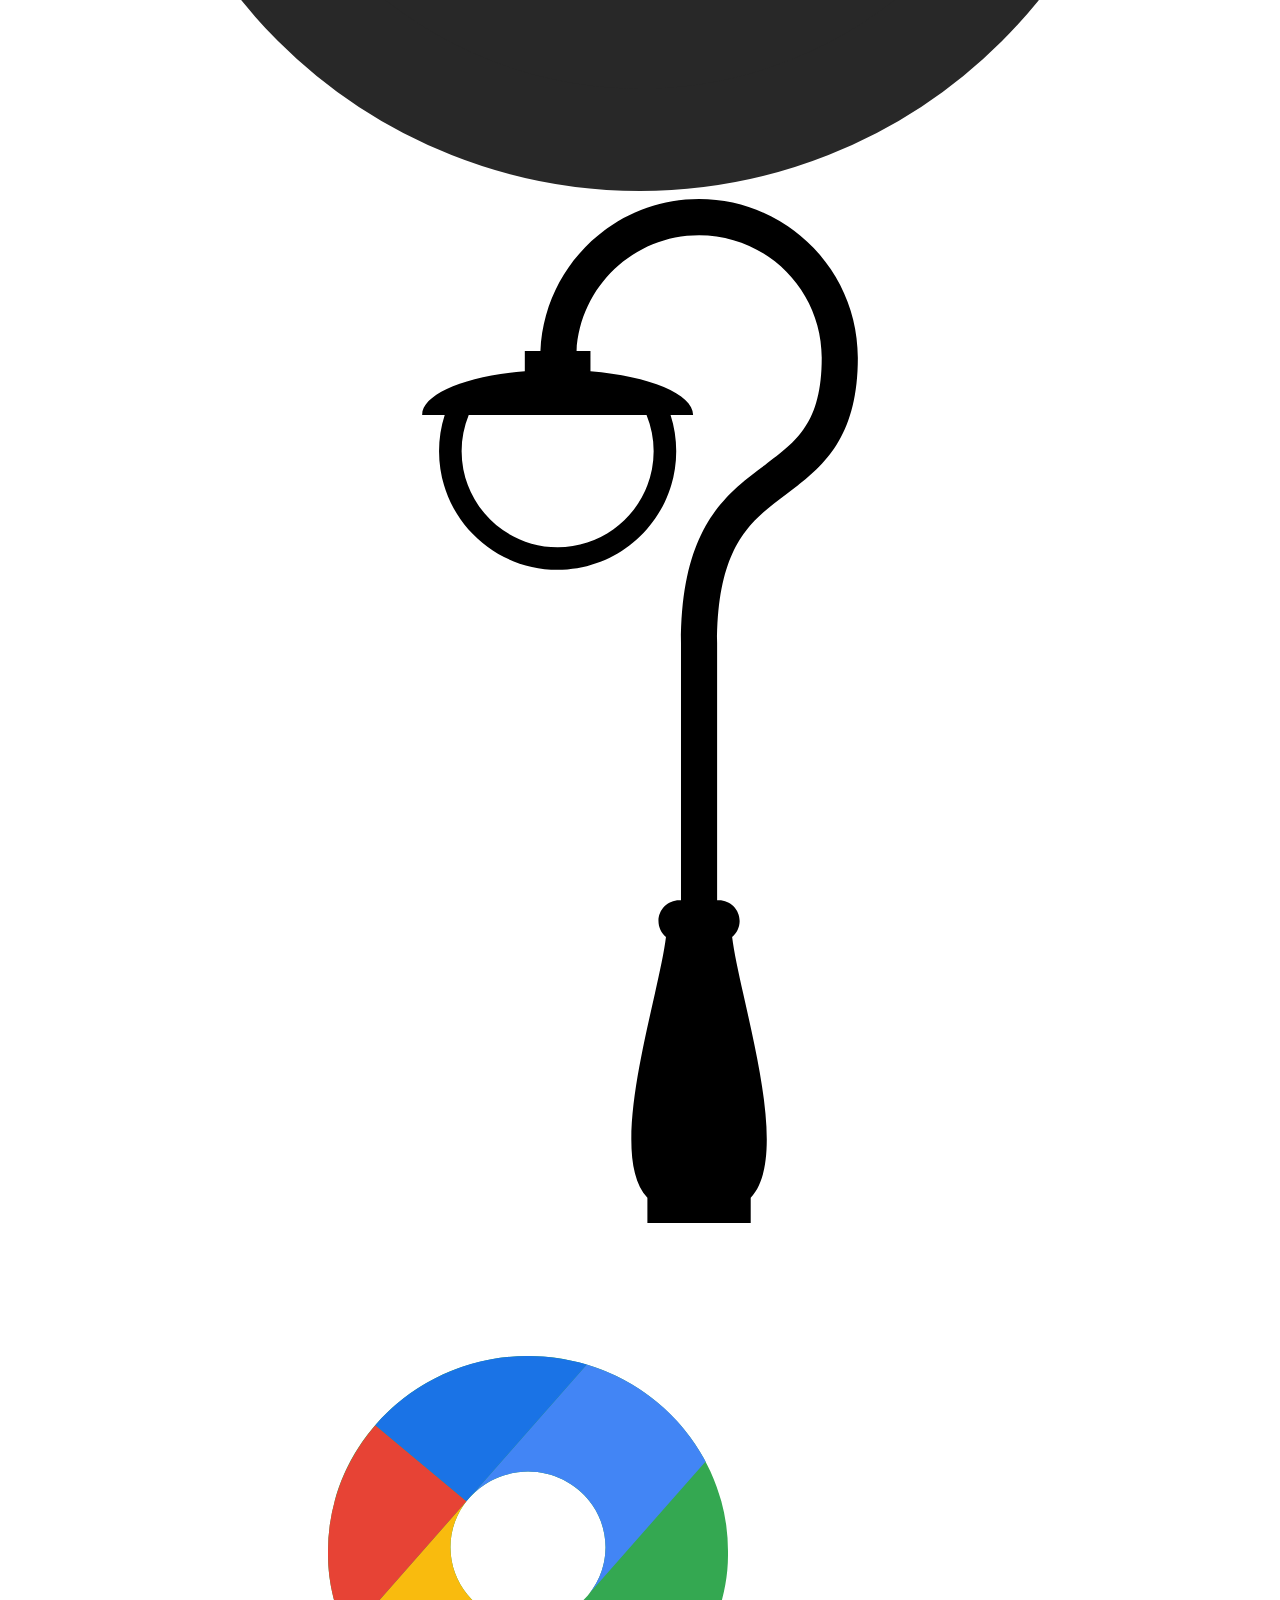
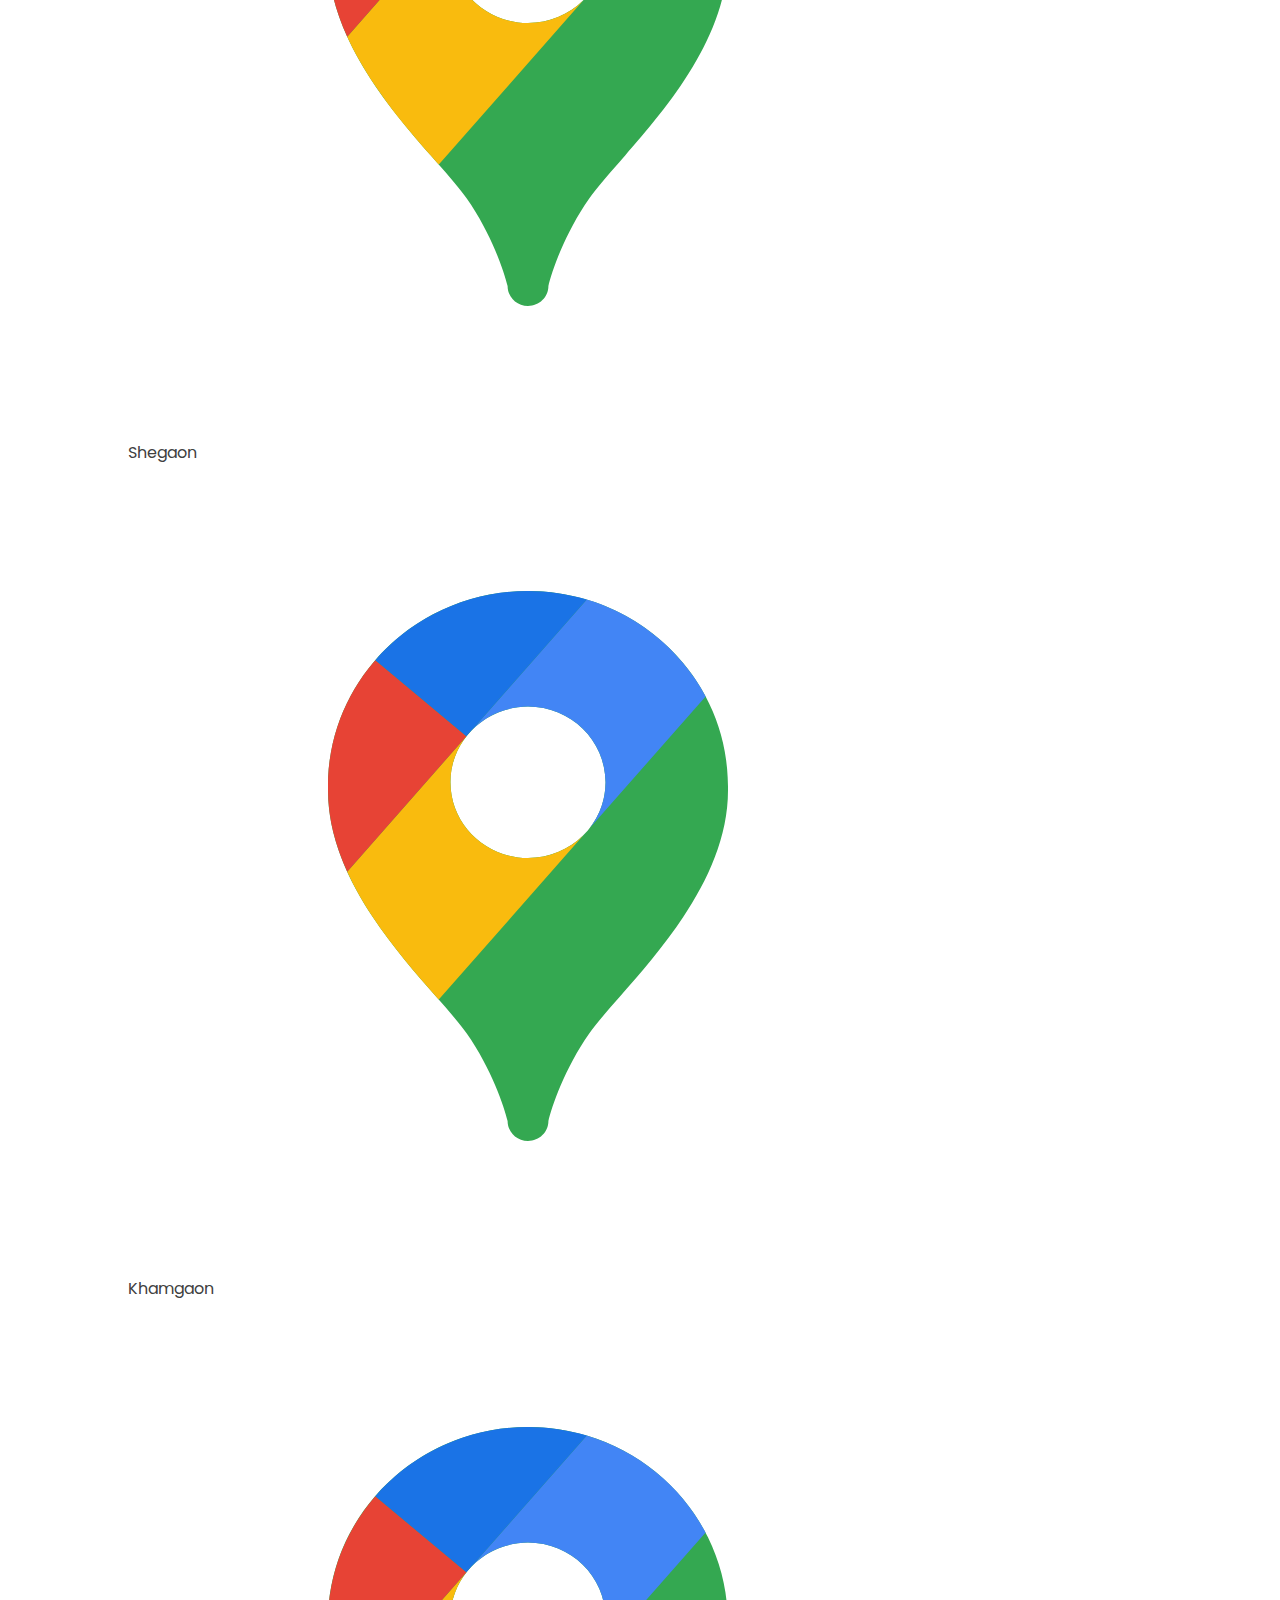
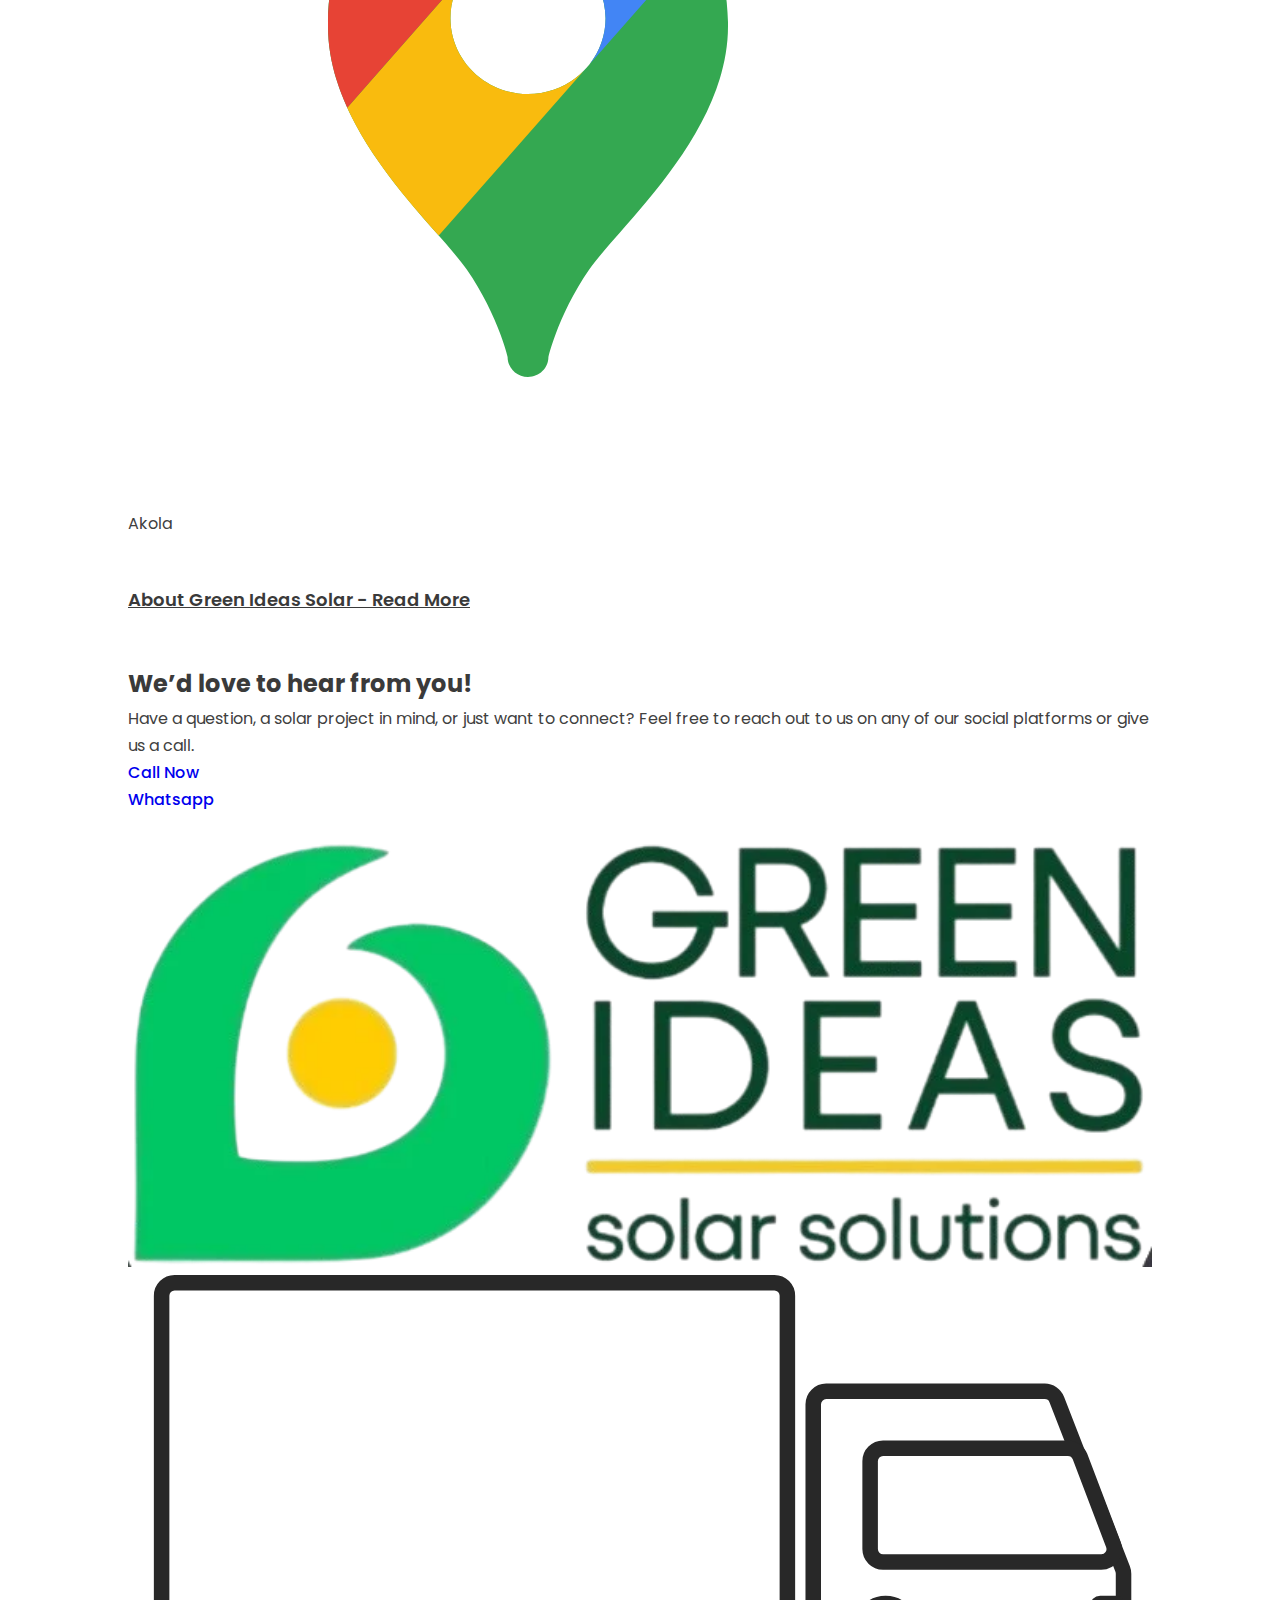
<file: whatsapp.html>
<!DOCTYPE html>
<html lang="en">

<head>
    <meta charset="UTF-8" />
    <meta name="viewport" content="width=device-width, initial-scale=1.0" />
    <meta http-equiv="X-UA-Compatible" content="IE=edge" />

    <!-- Title and Meta Description -->
    <title>Quick WhatsApp Quote — GreenIdeas Solar | Send Your Number for a Free Callback</title>

    <!-- Meta Title -->
    <meta name="title" content="Get a Free Solar Quote via WhatsApp | GreenIdeas Solar" />

    <!-- Meta Description -->
    <meta name="description"
        content="Send your WhatsApp number to GreenIdeas and get a fast, free rooftop solar quotation and callback. We offer subsidy support, quick site assessment, and transparent pricing for Khamgaon, Akola & Shegaon." />

    <!-- Meta Keywords -->
    <meta name="keywords"
        content="WhatsApp solar quote, free solar quote whatsapp, rooftop solar quote whatsapp, GreenIdeas WhatsApp, solar panel quote Khamgaon, solar quote Akola, solar quote Shegaon, instant solar quote India" />

    <!-- Author -->
    <meta name="author" content="GreenIdeas Team" />

    <!-- Open Graph Tags for Social Sharing -->
    <meta property="og:title" content="Get a Free Solar Quote via WhatsApp — GreenIdeas" />
    <meta property="og:description"
        content="Share your WhatsApp number and receive a free, fast rooftop solar quotation from GreenIdeas. Subsidy support, local service in Khamgaon, Akola & Shegaon." />
    <meta property="og:image" content="https://greenideas.in/assets/media/the_structure.webp" />
    <meta property="og:url" content="https://greenideas.in/whatsapp.html" />
    <meta property="og:type" content="website" />
    <meta property="og:locale" content="en_IN" />
    <meta property="og:site_name" content="GreenIdeas" />

    <!-- Twitter Card Tags -->
    <meta name="twitter:card" content="summary_large_image" />
    <meta name="twitter:title" content="Get a Free Solar Quote via WhatsApp — GreenIdeas" />
    <meta name="twitter:description"
        content="Send your WhatsApp number to GreenIdeas for a quick, free rooftop solar quotation and callback. Local support, subsidy guidance, and transparent pricing." />
    <meta name="twitter:image" content="https://greenideas.in/assets/media/the_structure.webp" />

    <!-- Canonical & Robots -->
    <link rel="canonical" href="https://greenideas.in/whatsapp.html" />
    <meta name="robots" content="index, follow" />

    <!-- Favicon -->
    <link rel="apple-touch-icon" sizes="180x180" href="./assets/favicon/apple-touch-icon.png" />
    <link rel="icon" type="image/png" sizes="32x32" href="./assets/favicon/favicon-32x32.png" />
    <link rel="icon" type="image/png" sizes="16x16" href="./assets/favicon/favicon-16x16.png" />
    <link rel="manifest" href="./assets/favicon/site.webmanifest" />

    <!-- Stylesheet -->
    <link rel="stylesheet" href="./assets/css/style.css" />

    <!-- FontAwesome -->
    <link rel="stylesheet" href="https://cdnjs.cloudflare.com/ajax/libs/font-awesome/6.6.0/css/all.min.css"
        integrity="sha512-Kc323vGBEqzTmouAECnVceyQqyqdsSiqLQISBL29aUW4U/M7pSPA/gEUZQqv1cwx4OnYxTxve5UMg5GT6L4JJg=="
        crossorigin="anonymous" referrerpolicy="no-referrer" />

</head>

<body>
    <!-- ||||||||| Whatsapp Icnon at bottom right |||||||||| -->
    <!-- <a href="https://wa.me/+919011221800/" class="btn-whatsapp-pulse">
    <i class="fa-brands fa-whatsapp"></i>
  </a> -->

    <div class="form-cta">
        Save on your electricity Bills
        <button class="cta-button cta-button-nav">
            <a href="#consult">Book a free consultation</a>
        </button>
    </div>

    <nav class="visible" style="background-color: white;">
        <div class="nav-container nav__container container">
            <!-- website logo -->
            <a class="logo" href="https://greenideas.in/" alt="Greenideas Solar Insntallations Logo greenideas.in">
                <img src="./assets/media/logo.webp" alt="Greenideas solar logo shegaon Khamgaon Akola best solar">
            </a>
            <!-- Navigation -->
            <div class="nav__navigation">
                <ul>
                    <li><a alt="green ideas home page" href="https://greenideas.in"><span>Home</span></a></li>
                    <li><a alt="why choose Green Ideas" href="#why-us"><span>Why Choose Us</span></a></li>
                    <li><a alt="Green Ideas Brands Collaboration" href="#brands"><span>Brands</span></a></li>
                    <li><a alt="Green Ideas customer Reviews" href="#reviews"><span>Reviews</span></a></li>
                    <li><a alt="Reach Us Greenideas" href="#reach-us"><span>Reach Us</span></a></li>
                    <button class="cta-button cta-button-nav"><a href="#consult">Schedule a FREE
                            Visit</a></button>
                    <hr class="li-none-desk" style="border: 1px solid black; width: 80%;">
                    <div class="logo li-none-desk">
                        <img src="./assets/media/logo.webp" alt="greenideas Website Logo">
                    </div>
                    <p class="li-none-desk" style="font-weight: 600; color: darkgreen; text-transform: uppercase;">Green
                        Ideas
                        Bright Future</p>
                    <div class="web-icons">
                        <a href="https://m.facebook.com/61569214233764/" target="_blank" alt="GreenIdeas Facebook"
                            data-aos="fade-up" data-aos-offset="100" data-aos-delay="100">
                            <i class="fa-brands fa-facebook-f"></i>
                        </a>
                        <a href="https://www.instagram.com/greenideas_india" target="_blank" alt="GreenIdeas Instagram"
                            data-aos="fade-up" data-aos-offset="100" data-aos-delay="200">
                            <i class="fa-brands fa-instagram"></i>
                        </a>
                        <a href="https://linkedin.com/company/greenideas" target="_blank" alt="GreenIdeas LinkedIn"
                            data-aos="fade-up" data-aos-offset="100" data-aos-delay="300">
                            <i class="fa-brands fa-linkedin-in"></i>
                        </a>
                        <a href="https://www.youtube.com/@greenideasindia" target="_blank" alt="GreenIdeas YouTube"
                            data-aos="fade-up" data-aos-offset="100" data-aos-delay="400">
                            <i class="fa-brands fa-youtube"></i>
                        </a>
                    </div>
                </ul>
            </div>
            <!-- Menu Toggle Button -->
            <div class="menuBtn">
                <span></span>
                <span></span>
                <span></span>
            </div>
        </div>
    </nav>

    <!-- Consultation Form Starts here -->
    <section style="height: 50vh;" id="consult-form" class="social-page-form">

        <div class="quoteform">
            <div class="consult-head social-consult-head"
                style="margin: 0; padding: 0; max-width: 90%; margin: 2rem auto 1rem;">
                <h1 style="text-align: left;"><span style="color: rgb(237, 233, 0);">Switch to Solar</span> at zero
                    investment!
                </h1>
                <p style="text-align: left; margin: .7rem 0 0;">Government subsidy covers your down payment, and monthly
                    solar savings cover
                    your EMIs.</p>
            </div>
            <!-- <div class="social-header-img">
                <img style="margin: 0;" src="./assets/media/social_page_family.webp"
                    alt="Solar panel installation in Maharashtra">
                <p class="bottom-bar" style="margin:0; color: #074828;">Leading Home Solar Company</p>
            </div> -->
        </div>

        <div class="container" id="whatsapp-form" style="display: grid; place-items: center;">
            <div class="form-container" style="margin: 1.4rem 0 0;">
                <form id="waForm"
                    action="https://script.google.com/macros/s/AKfycbwoHLykd7DW7t83BZfbsCvu5U0s6_61rX2fijFRUqAF1lMDshc_Ba-wzBb1G53zCTuCrw/exec"
                    method="POST">
                    <label for="waNumber" style="color: #000; font-size: 14px;">Whatsapp Number <b
                            style="color: red;">*</b></label><br>
                    <input type="tel" id="waNumber" name="phoneNumber" required placeholder="Enter WhatsApp number">
                    <input type="hidden" name="sourcePage" value="whatsapp-only"><br>
                    <button type="submit" id="submitButton" class="btn" style="margin: 14px 0;">Submit</button>
                </form>
            </div>
        </div>
        </div>
    </section>

    <div id="popupSuccess" class="popup">
        <div class="popup-content">
            <h3>🎉 Submitted Successfully 🎉</h3>
            <button onclick="closePopup()" class="close-btn">Okay</button>
        </div>
    </div>

    <p class="bottom-bar">Built for Safety. Loved by Families</p>
    <div style="height: 150px; display: flex; align-items: center; justify-content: center;">
        <div style="display: flex; align-items: center; flex-direction: column;"><br><br>
            <img style="width: 6rem;" src="./assets/media/google.webp" alt="Google Logo">
            <span style="font-size: 1.5rem; color: gold;">★★★★★</span>
            <p style="margin-left: 10px;">Rated 5/5 by 30+ consumers</p><br><br>
        </div>
    </div>

    <!-- Why Greenideas over other installers -->
    <section id="why-us">
        <div class="container">
            <h4 class="section-heading">Why Choose GreenIdeas?</h4>
            <div class="why-us-content">
                <div class="content-container">

                    <div class="content-box">
                        <img src="./assets/media/subsidy.svg" alt="Government-approved solar subsidy icon">
                        <h5>Up to ₹78,000 Subsidy</h5>
                        <p class="small-desc">Get government-approved subsidies and save big on your solar investment.
                        </p>
                    </div>

                    <div class="content-box">
                        <img src="./assets/media/maintenance.svg" alt="Free solar service and maintenance icon">
                        <h5>5 Years Free Service & Maintenance</h5>
                        <p class="small-desc">Enjoy worry-free usage with zero service maintenance charges for the first
                            5 years.
                        </p>
                    </div>

                    <div class="content-box">
                        <img src="./assets/media/emi.svg" alt="Bank loan and EMI available icon for solar installation">
                        <h5>EMI/Bank Loan Available</h5>
                        <p class="small-desc">Flexible financing options available to make solar affordable for
                            everyone.</p>
                    </div>

                    <div class="content-box">
                        <img src="./assets/media/cyclone.svg" alt="Cyclone-proof rooftop solar installation icon">
                        <h5>Cyclone-Proof Safe Rooftop Solar</h5>
                        <p class="small-desc">Our installations are engineered to withstand winds up to 170 km/h.</p>
                    </div>

                    <div class="content-box">
                        <img src="./assets/media/rust.svg" alt="Rust-free and leak-proof solar anchoring icon">
                        <h5>100% Leak-Proof & Rust-Free Structure</h5>
                        <p class="small-desc">
                            Hilti chemical anchoring provides guaranteed leak-proofing, and hot-dip coating keeps the
                            structure
                            rust-free.
                        </p>
                    </div>


                    <div class="content-box">
                        <img src="./assets/media/8hrs.svg" alt="Solar panel installation completed in 8 hours icon">
                        <h5>Installed in just 8 hours</h5>
                        <p class="small-desc">Our trained crews assemble and install your rooftop solar in just 8 hours
                            from start
                            to finish.</p>
                    </div>

                </div>
            </div>
        </div>
    </section>

    <!-- Top Brands Section -->
    <section id="brands">
        <div class="container">
            <h2 class="section-heading">Material only from Leading Brands</h2>
            <h3 class="h3-theme"> At GreenIdeas, we power our systems using top-tier components sourced from India's
                most
                trusted solar brands.
            </h3>
            <h3 class="h3-theme" style="color:#525252; 2rem auto 0rem auto; font-size: 1rem; font-style: italic;">Solar
                Panels
            </h3>
            <div class="logos">
                <img src="./assets/media/premierenergy.webp" alt="Premier Energy">
                <img src="./assets/media/renew.webp" alt="Renew Power">
                <img src="./assets/media/adani.webp" alt="Renew Power">
            </div>
            <h3 class="h3-theme"
                style="color:#525252; margin: 2rem auto 1rem auto; font-size: 1rem; font-style: italic;">
                Inverter From</h3>
            <div class="logos" style="margin-top: 1rem;">
                <img src="./assets/media/sungrow.webp" alt="Sungrow Inverters">
                <img src="./assets/media/solaredge.webp" alt="Solar Edge Inverter Solar">
            </div>
            <h3 class="h3-theme"
                style="color:#525252; margin: 2rem auto 1rem auto; font-size: 1rem; font-style: italic;">
                Steel & Anchoring</h3>
            <div class="logos" style="margin-top: 1rem;">
                <img src="./assets/media/jsw.webp" alt="Sungrow Inverters">
                <img src="./assets/media/tatasteel.webp" alt="Solar Edge Inverter Solar">
                <img src="./assets/media/hilti.webp" alt="hilti Microinverters">
                <img src="./assets/media/essar.webp" alt="Tata Steel">
            </div>
        </div>
    </section>l̥

    <!-- Elfsight Google Reviews | Green Ideas Solar Customer Google Reviews -->
    <script src="https://elfsightcdn.com/platform.js" async></script>
    <div class="elfsight-app-9b76eaca-743b-4d30-9374-040ed2278be5" data-elfsight-app-lazy></div>

    <!-- Locations -->
    <section id="location">
        <div class="container location-container">
            <div class="location-text">
                <h2>Green Ideas Presence</h2>
                <p>Currently powering homes in 3 cities and growing fast!
                    We’re committed to provide easier, faster, strongest solar installtions. We are working hard so you
                    dont have
                    to worry about anything.</p><br>
                <!-- TRUCK ANIMATION -->
                <div class="loader">
                    <div class="truckWrapper">
                        <img src="./assets/media/logo.webp" alt="greenideas Website Logo">

                        <div class="truckBody">
                            <svg xmlns="http://www.w3.org/2000/svg" fill="none" viewBox="0 0 198 93" class="trucksvg">
                                <path stroke-width="3" stroke="#282828" fill="#ffffff"
                                    d="M135 22.5H177.264C178.295 22.5 179.22 23.133 179.594 24.0939L192.33 56.8443C192.442 57.1332 192.5 57.4404 192.5 57.7504V89C192.5 90.3807 191.381 91.5 190 91.5H135C133.619 91.5 132.5 90.3807 132.5 89V25C132.5 23.6193 133.619 22.5 135 22.5Z">
                                </path>
                                <path stroke-width="3" stroke="#282828" fill="#ffffff"
                                    d="M146 33.5H181.741C182.779 33.5 183.709 34.1415 184.078 35.112L190.538 52.112C191.16 53.748 189.951 55.5 188.201 55.5H146C144.619 55.5 143.5 54.3807 143.5 53V36C143.5 34.6193 144.619 33.5 146 33.5Z">
                                </path>
                                <path stroke-width="2" stroke="#282828" fill="#ffffff"
                                    d="M150 65C150 65.39 149.763 65.8656 149.127 66.2893C148.499 66.7083 147.573 67 146.5 67C145.427 67 144.501 66.7083 143.873 66.2893C143.237 65.8656 143 65.39 143 65C143 64.61 143.237 64.1344 143.873 63.7107C144.501 63.2917 145.427 63 146.5 63C147.573 63 148.499 63.2917 149.127 63.7107C149.763 64.1344 150 64.61 150 65Z">
                                </path>
                                <rect stroke-width="2" stroke="#282828" fill="#FFFCAB" rx="1" height="7" width="5"
                                    y="63" x="187">
                                </rect>
                                <rect stroke-width="2" stroke="#282828" fill="#282828" rx="1" height="11" width="4"
                                    y="81" x="193">
                                </rect>
                                <rect stroke-width="3" stroke="#282828" fill="#ffffff" rx="2.5" height="90" width="121"
                                    y="1.5" x="6.5">
                                </rect>
                                <rect stroke-width="2" stroke="#282828" fill="#DFDFDF" rx="2" height="4" width="6"
                                    y="84" x="1"></rect>
                            </svg>
                        </div>
                        <div class="truckTires">
                            <svg xmlns="http://www.w3.org/2000/svg" fill="none" viewBox="0 0 30 30" class="tiresvg">
                                <circle stroke-width="3" stroke="#282828" fill="#282828" r="13.5" cy="15" cx="15">
                                </circle>
                                <circle fill="#DFDFDF" r="7" cy="15" cx="15"></circle>
                            </svg>
                            <svg xmlns="http://www.w3.org/2000/svg" fill="none" viewBox="0 0 30 30" class="tiresvg">
                                <circle stroke-width="3" stroke="#282828" fill="#282828" r="13.5" cy="15" cx="15">
                                </circle>
                                <circle fill="#DFDFDF" r="7" cy="15" cx="15"></circle>
                            </svg>
                        </div>
                        <div class="road"></div>

                        <svg xml:space="preserve" viewBox="0 0 453.459 453.459"
                            xmlns:xlink="http://www.w3.org/1999/xlink" xmlns="http://www.w3.org/2000/svg" id="Capa_1"
                            version="1.1" fill="#000000" class="lampPost">
                            <path d="M252.882,0c-37.781,0-68.686,29.953-70.245,67.358h-6.917v8.954c-26.109,2.163-45.463,10.011-45.463,19.366h9.993
c-1.65,5.146-2.507,10.54-2.507,16.017c0,28.956,23.558,52.514,52.514,52.514c28.956,0,52.514-23.558,52.514-52.514
c0-5.478-0.856-10.872-2.506-16.017h9.992c0-9.354-19.352-17.204-45.463-19.366v-8.954h-6.149C200.189,38.779,223.924,16,252.882,16
c29.952,0,54.32,24.368,54.32,54.32c0,28.774-11.078,37.009-25.105,47.437c-17.444,12.968-37.216,27.667-37.216,78.884v113.914
h-0.797c-5.068,0-9.174,4.108-9.174,9.177c0,2.844,1.293,5.383,3.321,7.066c-3.432,27.933-26.851,95.744-8.226,115.459v11.202h45.75
v-11.202c18.625-19.715-4.794-87.527-8.227-115.459c2.029-1.683,3.322-4.223,3.322-7.066c0-5.068-4.107-9.177-9.176-9.177h-0.795
V196.641c0-43.174,14.942-54.283,30.762-66.043c14.793-10.997,31.559-23.461,31.559-60.277C323.202,31.545,291.656,0,252.882,0z
M232.77,111.694c0,23.442-19.071,42.514-42.514,42.514c-23.442,0-42.514-19.072-42.514-42.514c0-5.531,1.078-10.957,3.141-16.017
h78.747C231.693,100.736,232.77,106.162,232.77,111.694z"></path>
                        </svg>
                    </div>
                </div>
            </div>
            <div class="locations">
                <div class="location-box">
                    <svg width="800px" height="800px" viewBox="0 0 32 32" fill="none"
                        xmlns="http://www.w3.org/2000/svg">
                        <path
                            d="M2 11.9556C2 8.47078 2 6.7284 2.67818 5.39739C3.27473 4.22661 4.22661 3.27473 5.39739 2.67818C6.7284 2 8.47078 2 11.9556 2H20.0444C23.5292 2 25.2716 2 26.6026 2.67818C27.7734 3.27473 28.7253 4.22661 29.3218 5.39739C30 6.7284 30 8.47078 30 11.9556V20.0444C30 23.5292 30 25.2716 29.3218 26.6026C28.7253 27.7734 27.7734 28.7253 26.6026 29.3218C25.2716 30 23.5292 30 20.0444 30H11.9556C8.47078 30 6.7284 30 5.39739 29.3218C4.22661 28.7253 3.27473 27.7734 2.67818 26.6026C2 25.2716 2 23.5292 2 20.0444V11.9556Z"
                            fill="white" />
                        <path fill-rule="evenodd" clip-rule="evenodd"
                            d="M24 12.8116L23.9999 12.8541C23.9998 12.872 23.9996 12.8899 23.9994 12.9078C23.9998 12.9287 24 12.9498 24 12.971C24 16.3073 21.4007 19.2604 19.6614 21.2367C19.1567 21.8101 18.7244 22.3013 18.449 22.6957C17.4694 24.0986 16.9524 25.6184 16.8163 26.2029C16.8163 26.6431 16.4509 27 16 27C15.5491 27 15.1837 26.6431 15.1837 26.2029C15.0476 25.6184 14.5306 24.0986 13.551 22.6957C13.2756 22.3013 12.8433 21.8101 12.3386 21.2367C10.5993 19.2604 8 16.3073 8 12.971C8 12.9498 8.0002 12.9287 8.0006 12.9078C8.0002 12.8758 8 12.8437 8 12.8116C8 8.49736 11.5817 5 16 5C20.4183 5 24 8.49736 24 12.8116ZM16 15.6812C17.7132 15.6812 19.102 14.325 19.102 12.6522C19.102 10.9793 17.7132 9.62319 16 9.62319C14.2868 9.62319 12.898 10.9793 12.898 12.6522C12.898 14.325 14.2868 15.6812 16 15.6812Z"
                            fill="#34A851" />
                        <path
                            d="M23.1054 9.21856C22.1258 7.37546 20.4161 5.96177 18.3504 5.34277L13.7559 10.5615C14.3208 9.98352 15.1174 9.62346 16.0002 9.62346C17.7134 9.62346 19.1022 10.9796 19.1022 12.6524C19.1022 13.3349 18.8711 13.9646 18.4811 14.4711L23.1054 9.21856Z"
                            fill="#4285F5" />
                        <path
                            d="M12.4311 21.3425C12.4004 21.3076 12.3695 21.2725 12.3383 21.2371C11.1918 19.9344 9.67162 18.2073 8.76855 16.2257L13.5439 10.8018C13.1387 11.3136 12.8976 11.9556 12.8976 12.6526C12.8976 14.3254 14.2865 15.6816 15.9997 15.6816C16.8675 15.6816 17.6521 15.3336 18.2151 14.7727L12.4311 21.3425Z"
                            fill="#F9BB0E" />
                        <path
                            d="M9.89288 7.76562C8.71207 9.12685 8 10.8881 8 12.8117C8 12.8438 8.0002 12.8759 8.0006 12.9079C8.0002 12.9288 8 12.9499 8 12.9711C8 14.1082 8.30196 15.2009 8.76889 16.2254L13.5362 10.8106L9.89288 7.76562Z"
                            fill="#E74335" />
                        <path
                            d="M18.3499 5.34254C17.6068 5.11988 16.8176 5 15.9997 5C13.5514 5 11.36 6.07387 9.89258 7.76553L13.5359 10.8105L13.5438 10.8015C13.6101 10.7178 13.6807 10.6375 13.7554 10.5611L18.3499 5.34254Z"
                            fill="#1A73E6" />
                    </svg>
                    <p class="location-name">Shegaon</p>
                </div>
                <div class="location-box">
                    <svg width="800px" height="800px" viewBox="0 0 32 32" fill="none"
                        xmlns="http://www.w3.org/2000/svg">
                        <path
                            d="M2 11.9556C2 8.47078 2 6.7284 2.67818 5.39739C3.27473 4.22661 4.22661 3.27473 5.39739 2.67818C6.7284 2 8.47078 2 11.9556 2H20.0444C23.5292 2 25.2716 2 26.6026 2.67818C27.7734 3.27473 28.7253 4.22661 29.3218 5.39739C30 6.7284 30 8.47078 30 11.9556V20.0444C30 23.5292 30 25.2716 29.3218 26.6026C28.7253 27.7734 27.7734 28.7253 26.6026 29.3218C25.2716 30 23.5292 30 20.0444 30H11.9556C8.47078 30 6.7284 30 5.39739 29.3218C4.22661 28.7253 3.27473 27.7734 2.67818 26.6026C2 25.2716 2 23.5292 2 20.0444V11.9556Z"
                            fill="white" />
                        <path fill-rule="evenodd" clip-rule="evenodd"
                            d="M24 12.8116L23.9999 12.8541C23.9998 12.872 23.9996 12.8899 23.9994 12.9078C23.9998 12.9287 24 12.9498 24 12.971C24 16.3073 21.4007 19.2604 19.6614 21.2367C19.1567 21.8101 18.7244 22.3013 18.449 22.6957C17.4694 24.0986 16.9524 25.6184 16.8163 26.2029C16.8163 26.6431 16.4509 27 16 27C15.5491 27 15.1837 26.6431 15.1837 26.2029C15.0476 25.6184 14.5306 24.0986 13.551 22.6957C13.2756 22.3013 12.8433 21.8101 12.3386 21.2367C10.5993 19.2604 8 16.3073 8 12.971C8 12.9498 8.0002 12.9287 8.0006 12.9078C8.0002 12.8758 8 12.8437 8 12.8116C8 8.49736 11.5817 5 16 5C20.4183 5 24 8.49736 24 12.8116ZM16 15.6812C17.7132 15.6812 19.102 14.325 19.102 12.6522C19.102 10.9793 17.7132 9.62319 16 9.62319C14.2868 9.62319 12.898 10.9793 12.898 12.6522C12.898 14.325 14.2868 15.6812 16 15.6812Z"
                            fill="#34A851" />
                        <path
                            d="M23.1054 9.21856C22.1258 7.37546 20.4161 5.96177 18.3504 5.34277L13.7559 10.5615C14.3208 9.98352 15.1174 9.62346 16.0002 9.62346C17.7134 9.62346 19.1022 10.9796 19.1022 12.6524C19.1022 13.3349 18.8711 13.9646 18.4811 14.4711L23.1054 9.21856Z"
                            fill="#4285F5" />
                        <path
                            d="M12.4311 21.3425C12.4004 21.3076 12.3695 21.2725 12.3383 21.2371C11.1918 19.9344 9.67162 18.2073 8.76855 16.2257L13.5439 10.8018C13.1387 11.3136 12.8976 11.9556 12.8976 12.6526C12.8976 14.3254 14.2865 15.6816 15.9997 15.6816C16.8675 15.6816 17.6521 15.3336 18.2151 14.7727L12.4311 21.3425Z"
                            fill="#F9BB0E" />
                        <path
                            d="M9.89288 7.76562C8.71207 9.12685 8 10.8881 8 12.8117C8 12.8438 8.0002 12.8759 8.0006 12.9079C8.0002 12.9288 8 12.9499 8 12.9711C8 14.1082 8.30196 15.2009 8.76889 16.2254L13.5362 10.8106L9.89288 7.76562Z"
                            fill="#E74335" />
                        <path
                            d="M18.3499 5.34254C17.6068 5.11988 16.8176 5 15.9997 5C13.5514 5 11.36 6.07387 9.89258 7.76553L13.5359 10.8105L13.5438 10.8015C13.6101 10.7178 13.6807 10.6375 13.7554 10.5611L18.3499 5.34254Z"
                            fill="#1A73E6" />
                    </svg>
                    <p class="location-name">Khamgaon</p>
                </div>
                <div class="location-box">
                    <svg width="800px" height="800px" viewBox="0 0 32 32" fill="none"
                        xmlns="http://www.w3.org/2000/svg">
                        <path
                            d="M2 11.9556C2 8.47078 2 6.7284 2.67818 5.39739C3.27473 4.22661 4.22661 3.27473 5.39739 2.67818C6.7284 2 8.47078 2 11.9556 2H20.0444C23.5292 2 25.2716 2 26.6026 2.67818C27.7734 3.27473 28.7253 4.22661 29.3218 5.39739C30 6.7284 30 8.47078 30 11.9556V20.0444C30 23.5292 30 25.2716 29.3218 26.6026C28.7253 27.7734 27.7734 28.7253 26.6026 29.3218C25.2716 30 23.5292 30 20.0444 30H11.9556C8.47078 30 6.7284 30 5.39739 29.3218C4.22661 28.7253 3.27473 27.7734 2.67818 26.6026C2 25.2716 2 23.5292 2 20.0444V11.9556Z"
                            fill="white" />
                        <path fill-rule="evenodd" clip-rule="evenodd"
                            d="M24 12.8116L23.9999 12.8541C23.9998 12.872 23.9996 12.8899 23.9994 12.9078C23.9998 12.9287 24 12.9498 24 12.971C24 16.3073 21.4007 19.2604 19.6614 21.2367C19.1567 21.8101 18.7244 22.3013 18.449 22.6957C17.4694 24.0986 16.9524 25.6184 16.8163 26.2029C16.8163 26.6431 16.4509 27 16 27C15.5491 27 15.1837 26.6431 15.1837 26.2029C15.0476 25.6184 14.5306 24.0986 13.551 22.6957C13.2756 22.3013 12.8433 21.8101 12.3386 21.2367C10.5993 19.2604 8 16.3073 8 12.971C8 12.9498 8.0002 12.9287 8.0006 12.9078C8.0002 12.8758 8 12.8437 8 12.8116C8 8.49736 11.5817 5 16 5C20.4183 5 24 8.49736 24 12.8116ZM16 15.6812C17.7132 15.6812 19.102 14.325 19.102 12.6522C19.102 10.9793 17.7132 9.62319 16 9.62319C14.2868 9.62319 12.898 10.9793 12.898 12.6522C12.898 14.325 14.2868 15.6812 16 15.6812Z"
                            fill="#34A851" />
                        <path
                            d="M23.1054 9.21856C22.1258 7.37546 20.4161 5.96177 18.3504 5.34277L13.7559 10.5615C14.3208 9.98352 15.1174 9.62346 16.0002 9.62346C17.7134 9.62346 19.1022 10.9796 19.1022 12.6524C19.1022 13.3349 18.8711 13.9646 18.4811 14.4711L23.1054 9.21856Z"
                            fill="#4285F5" />
                        <path
                            d="M12.4311 21.3425C12.4004 21.3076 12.3695 21.2725 12.3383 21.2371C11.1918 19.9344 9.67162 18.2073 8.76855 16.2257L13.5439 10.8018C13.1387 11.3136 12.8976 11.9556 12.8976 12.6526C12.8976 14.3254 14.2865 15.6816 15.9997 15.6816C16.8675 15.6816 17.6521 15.3336 18.2151 14.7727L12.4311 21.3425Z"
                            fill="#F9BB0E" />
                        <path
                            d="M9.89288 7.76562C8.71207 9.12685 8 10.8881 8 12.8117C8 12.8438 8.0002 12.8759 8.0006 12.9079C8.0002 12.9288 8 12.9499 8 12.9711C8 14.1082 8.30196 15.2009 8.76889 16.2254L13.5362 10.8106L9.89288 7.76562Z"
                            fill="#E74335" />
                        <path
                            d="M18.3499 5.34254C17.6068 5.11988 16.8176 5 15.9997 5C13.5514 5 11.36 6.07387 9.89258 7.76553L13.5359 10.8105L13.5438 10.8015C13.6101 10.7178 13.6807 10.6375 13.7554 10.5611L18.3499 5.34254Z"
                            fill="#1A73E6" />
                    </svg>
                    <p class="location-name">Akola</p>
                </div>
            </div>
        </div>
    </section>

    <div class="form-cta-spacer"></div>
    <!-- Search Engine Optimization -->
    <div class="container">
        <details>
            <summary style="text-decoration: underline; font-weight:600; font-size:18px; cursor:pointer;">
                About Green Ideas Solar - Read More
            </summary>
            <div style="margin-top:12px; line-height:1.7; font-size:15px;">
                <p>
                    <strong>Green Ideas Solar</strong> is one of the most trusted names for
                    rooftop solar installation. With our head presence in <a alt="links for pages"
                        href="go-solar-akola.html" style="color:#154485;">Akola</a>,
                    <a alt="links for pages" href="go-solar-khamgaon.html" style="color:#154485;">Khamgaon</a>, and
                    <a alt="links for pages" href="go-solar-shegaon.html" style="color:#154485;">Shegaon</a>, we deliver
                    highly-relible solar
                    solutions that are subsidy-ready, rust-proof, and designed to last for decades.
                </p>

                <p>
                    Our vision is simple: <b>to make solar energy accessible, affordable, and reliable for every home
                        and business</b>.
                    Every installation follows government standards for safety and sustainability, with special focus on
                    long-term
                    after-sales service. Whether you are looking for <a alt="home page link" href="index.html"
                        style="color:#154485;">home
                        solar Systems</a>
                    or commercial solar solutions, Green Ideas Solar ensures complete peace of mind.
                </p>

                <p style="margin-top:10px;"><b>Why Choose Green Ideas Solar?</b></p>
                <ul style="margin-left:18px; line-height:1.6;">
                    <li>✅ cyclone-resistant, and rust-proof solar structures.</li>
                    <li>✅ End-to-end service: consultation, system design, installation, and paperwork for
                        subsidy/net-metering.</li>
                    <li>✅ Customer safety as our first priority with chemical anchoring technology to prevent slab
                        damage and leakage.</li>
                    <li>✅ Affordable solar with EMI and bank loan options available.</li>
                    <li>✅ Reliable <b>after-sales service</b> for 5 years.</li>
                </ul>

                <p style="margin-top:10px;">
                    At <strong>Green Ideas Solar</strong>, we don’t just install solar panels – we build lasting
                    relationships with our customers. Our local team ensures that you get the right guidance,
                    transparent pricing, and continuous support after installation.
                </p>

                <p>
                    Learn more by exploring:
                    <a alt="other page links" href="go-solar-khamgaon.html" style="color:#154485;">Solar in Khamgaon</a>
                    |
                    <a alt="other page links" href="go-solar-shegaon.html" style="color:#154485;">Solar in Shegaon</a> |
                    <a alt="other page links" href="go-solar-akola.html" style="color:#154485;">Solar in Akola</a>
                </p>
            </div>
        </details>
    </div>

    <!-- Reach Us Section Starts Here -->
    <section id="reach-us">
        <div class="container reach-us-container">
            <div class="reach-us-links">
                <h2>We’d love to hear from you!</h2>
                <p>Have a question, a solar project in mind, or just want to connect? Feel free to reach out to us on
                    any of our
                    social platforms or give us a call.</p>
                <div class="direct-contact-btn">
                    <a href="tel:+919011221800"><i class="fa-solid fa-phone"></i> Call Now</a>
                    <a href="https://wa.me/919011221800"><i class="fa-brands fa-whatsapp"></i> Whatsapp</a>
                </div>
                <div class="web-icons">
                    <a href="https://m.facebook.com/61569214233764/" target="_blank" alt="GreenIdeas Facebook"
                        data-aos="fade-up" data-aos-offset="100" data-aos-delay="100">
                        <i class="fa-brands fa-facebook-f"></i>
                    </a>
                    <a href="https://www.instagram.com/greenideas_india" target="_blank" alt="GreenIdeas Instagram"
                        data-aos="fade-up" data-aos-offset="100" data-aos-delay="200">
                        <i class="fa-brands fa-instagram"></i>
                    </a>
                    <a href="https://linkedin.com/company/greenideas" target="_blank" alt="GreenIdeas LinkedIn"
                        data-aos="fade-up" data-aos-offset="100" data-aos-delay="300">
                        <i class="fa-brands fa-linkedin-in"></i>
                    </a>
                    <a href="https://www.youtube.com/@greenideasindia" target="_blank" alt="GreenIdeas YouTube"
                        data-aos="fade-up" data-aos-offset="100" data-aos-delay="400">
                        <i class="fa-brands fa-youtube"></i>
                    </a>
                </div>
                <br>
                <!-- TRUCK ANIMATION -->
                <div class="loader">
                    <div class="truckWrapper">
                        <img src="./assets/media/logo.webp" alt="greenideas Website Logo">

                        <div class="truckBody">
                            <svg xmlns="http://www.w3.org/2000/svg" fill="none" viewBox="0 0 198 93" class="trucksvg">
                                <path stroke-width="3" stroke="#282828" fill="#ffffff"
                                    d="M135 22.5H177.264C178.295 22.5 179.22 23.133 179.594 24.0939L192.33 56.8443C192.442 57.1332 192.5 57.4404 192.5 57.7504V89C192.5 90.3807 191.381 91.5 190 91.5H135C133.619 91.5 132.5 90.3807 132.5 89V25C132.5 23.6193 133.619 22.5 135 22.5Z">
                                </path>
                                <path stroke-width="3" stroke="#282828" fill="#ffffff"
                                    d="M146 33.5H181.741C182.779 33.5 183.709 34.1415 184.078 35.112L190.538 52.112C191.16 53.748 189.951 55.5 188.201 55.5H146C144.619 55.5 143.5 54.3807 143.5 53V36C143.5 34.6193 144.619 33.5 146 33.5Z">
                                </path>
                                <path stroke-width="2" stroke="#282828" fill="#ffffff"
                                    d="M150 65C150 65.39 149.763 65.8656 149.127 66.2893C148.499 66.7083 147.573 67 146.5 67C145.427 67 144.501 66.7083 143.873 66.2893C143.237 65.8656 143 65.39 143 65C143 64.61 143.237 64.1344 143.873 63.7107C144.501 63.2917 145.427 63 146.5 63C147.573 63 148.499 63.2917 149.127 63.7107C149.763 64.1344 150 64.61 150 65Z">
                                </path>
                                <rect stroke-width="2" stroke="#282828" fill="#FFFCAB" rx="1" height="7" width="5"
                                    y="63" x="187">
                                </rect>
                                <rect stroke-width="2" stroke="#282828" fill="#282828" rx="1" height="11" width="4"
                                    y="81" x="193">
                                </rect>
                                <rect stroke-width="3" stroke="#282828" fill="#ffffff" rx="2.5" height="90" width="121"
                                    y="1.5" x="6.5">
                                </rect>
                                <rect stroke-width="2" stroke="#282828" fill="#DFDFDF" rx="2" height="4" width="6"
                                    y="84" x="1"></rect>
                            </svg>
                        </div>
                        <div class="truckTires">
                            <svg xmlns="http://www.w3.org/2000/svg" fill="none" viewBox="0 0 30 30" class="tiresvg">
                                <circle stroke-width="3" stroke="#282828" fill="#282828" r="13.5" cy="15" cx="15">
                                </circle>
                                <circle fill="#DFDFDF" r="7" cy="15" cx="15"></circle>
                            </svg>
                            <svg xmlns="http://www.w3.org/2000/svg" fill="none" viewBox="0 0 30 30" class="tiresvg">
                                <circle stroke-width="3" stroke="#282828" fill="#282828" r="13.5" cy="15" cx="15">
                                </circle>
                                <circle fill="#DFDFDF" r="7" cy="15" cx="15"></circle>
                            </svg>
                        </div>
                        <div class="road"></div>

                        <svg xml:space="preserve" viewBox="0 0 453.459 453.459"
                            xmlns:xlink="http://www.w3.org/1999/xlink" xmlns="http://www.w3.org/2000/svg" id="Capa_1"
                            version="1.1" fill="#000000" class="lampPost">
                            <path d="M252.882,0c-37.781,0-68.686,29.953-70.245,67.358h-6.917v8.954c-26.109,2.163-45.463,10.011-45.463,19.366h9.993
c-1.65,5.146-2.507,10.54-2.507,16.017c0,28.956,23.558,52.514,52.514,52.514c28.956,0,52.514-23.558,52.514-52.514
c0-5.478-0.856-10.872-2.506-16.017h9.992c0-9.354-19.352-17.204-45.463-19.366v-8.954h-6.149C200.189,38.779,223.924,16,252.882,16
c29.952,0,54.32,24.368,54.32,54.32c0,28.774-11.078,37.009-25.105,47.437c-17.444,12.968-37.216,27.667-37.216,78.884v113.914
h-0.797c-5.068,0-9.174,4.108-9.174,9.177c0,2.844,1.293,5.383,3.321,7.066c-3.432,27.933-26.851,95.744-8.226,115.459v11.202h45.75
v-11.202c18.625-19.715-4.794-87.527-8.227-115.459c2.029-1.683,3.322-4.223,3.322-7.066c0-5.068-4.107-9.177-9.176-9.177h-0.795
V196.641c0-43.174,14.942-54.283,30.762-66.043c14.793-10.997,31.559-23.461,31.559-60.277C323.202,31.545,291.656,0,252.882,0z
M232.77,111.694c0,23.442-19.071,42.514-42.514,42.514c-23.442,0-42.514-19.072-42.514-42.514c0-5.531,1.078-10.957,3.141-16.017
h78.747C231.693,100.736,232.77,106.162,232.77,111.694z"></path>
                        </svg>
                    </div>
                </div>
            </div>

            <div class="reach-us-map">
                <h3>Visit Us</h3>
                <p>Near Nayara Petrol Pump, Ch. Smabhaji Maharaj Chauk, Balapur Road, Shegaon, Maharashtra 444 203</p>
                <br>
                <div style="max-width:100%; overflow:hidden;">
                    <div id="g-mapdisplay" style="height:300px; width:100%; max-width:100%;">
                        <iframe
                            src="https://www.google.com/maps/embed?pb=!1m17!1m12!1m3!1d3729.980890107446!2d76.69108299999999!3d20.792061!2m3!1f0!2f0!3f0!3m2!1i1024!2i768!4f13.1!3m2!1m1!2zMjDCsDQ3JzMxLjQiTiA3NsKwNDEnMjcuOSJF!5e0!3m2!1sen!2sin!4v1750500561013!5m2!1sen!2sin"
                            width="100%" height="100%" style="border:0;" allowfullscreen="" loading="lazy"
                            referrerpolicy="no-referrer-when-downgrade"></iframe>
                    </div>
                    <style>
                        #g-mapdisplay img {
                            max-width: none !important;
                            background: none !important;
                            font-size: inherit;
                            font-weight: inherit;
                        }
                    </style>
                </div>
            </div>
        </div>
    </section>

    <!-- Footer Created for the Form CTA to stick about the footer while scolling down -->
    <div class="footer"></div>

    <!-- Footer Starts Here -->
    <footer>
        <div class="container">
            <!-- Logo and Tagline -->
            <div class="logo-footer">
                <img src="./assets/media/logo.webp" alt="GreenIdeas Solar Logo">
            </div>
            <p>Rooftop solar made simple. We don't just sell solar — we provide peace of mind.</p>

            <!-- Social Media Links -->
            <div class="web-icons" style="max-width: fit-content; margin: 0 auto;">
                <a href="https://m.facebook.com/61569214233764/" target="_blank" alt="GreenIdeas Facebook"
                    data-aos="fade-up" data-aos-offset="100" data-aos-delay="100">
                    <i class="fa-brands fa-facebook-f"></i>
                </a>
                <a href="https://www.instagram.com/greenideas_india" target="_blank" alt="GreenIdeas Instagram"
                    data-aos="fade-up" data-aos-offset="100" data-aos-delay="200">
                    <i class="fa-brands fa-instagram"></i>
                </a>
                <a href="https://linkedin.com/company/greenideas" target="_blank" alt="GreenIdeas LinkedIn"
                    data-aos="fade-up" data-aos-offset="100" data-aos-delay="300">
                    <i class="fa-brands fa-linkedin-in"></i>
                </a>
                <a href="https://www.youtube.com/@greenideasindia" target="_blank" alt="GreenIdeas YouTube"
                    data-aos="fade-up" data-aos-offset="100" data-aos-delay="400">
                    <i class="fa-brands fa-youtube"></i>
                </a>
            </div>
            <br><br>

            <!-- Navigation Links -->
            <div class="links">
                <!-- Main Links -->
                <div class="quick-links">
                    <h4>Quick Links</h4>
                    <ul>
                        <li><a alt="Quick link for Home" href="#home">Home</a></li>
                        <li><a alt="Quick link for Consultation" href="#consult-form">Book a Consultation</a></li>
                        <li><a alt="Quick link for Solar in Akola" href="/go-solar-akola.html">Solar in Akola</a></li>
                        <li><a alt="Quick link for Solar in Shegaon" href="/go-solar-shegaon.html">Solar in Shegaon</a>
                        </li>
                        <li><a alt="Quick link for Solar in Khamgaon" href="/go-solar-khamgaon.html">Solar in
                                Khamgaon</a></li>
                    </ul>
                </div>
                <br>
                <!-- Contact Information -->
                <div class="contact">
                    <b>Contact Us</b><br>
                    <a style="color: dodgerblue;" href="tel:+919011221800" alt="Call to Green Ideas Solar India">+91
                        9011221800</a><br>
                    <a href="mailto:greenideasindia@gmail.com" alt="E-mail to Green Ideas India Solar">📧
                        greenideasindia@gmail.com</a>
                    <p>Address: Near Nayara Petrol Pump, Ch. Smabhaji Maharaj Chauk, Balapur Road, <br>Shegaon,
                        Maharashtra 444
                        203</p>
                </div>
            </div>
        </div>
    </footer>

    <script src="./assets/js/script.js"></script>

    <!-- Google Sheet Integration For Form Submissions -->
    <script>
        function openPopup() {
            document.getElementById("popupSuccess").style.display = "flex";
        }

        function closePopup() {
            document.getElementById("popupSuccess").style.display = "none";
        }

        // Main submit handler
        document.getElementById('waForm').addEventListener('submit', function (e) {
            e.preventDefault();

            const form = this;
            const phone = document.getElementById('waNumber').value.trim();
            const submitBtn = document.getElementById('submitButton');

            // Disable button + show loading state
            submitBtn.disabled = true;
            submitBtn.textContent = "Submitting...";

            const params = new URLSearchParams();
            params.append('phoneNumber', phone);
            params.append('sourcePage', 'whatsapp-only');

            fetch(form.action, {
                method: 'POST',
                body: params
            })
                .then(response => response.text())
                .then(txt => {
                    form.reset();
                    openPopup();
                })
                .catch(error => {
                    console.error("Submit error:", error);
                    alert("Something went wrong. Please try again.");
                })
                .finally(() => {
                    // Restore button to normal
                    submitBtn.disabled = false;
                    submitBtn.textContent = "Submit";
                });
        });
    </script>

</body>

</html>
</file>
<file: assets/css/style.css>
/* Importing fonts from Google Fonts */
@import url('https://fonts.googleapis.com/css2?family=Poppins:ital,wght@0,100;0,200;0,300;0,400;0,500;0,600;0,700;0,800;0,900;1,100;1,200;1,300;1,400;1,500;1,600;1,700;1,800;1,900&display=swap');

/* Root Colors */
:root {
  --primary-theme: #00C563;
  --primary-dark: #084728;
  /* green */
  --secondary-theme: #FFCD02;
  /* yellow */
  --background: #FFFFFF;
  --accent: #86e0b7;

  --normal-text: #3A3A3A;
  --paragraph: #404040;
  --darked-text: var(--darked-text);

  --white-text: #fff;
  --white-paragraph: #CECECE
}

* {
  margin: 0;
  padding: 0;
  border: none;
  outline-color: none;
  text-decoration: none;
  list-style: none;
  -webkit-tap-highlight-color: transparent;
}

/*===== BASE =====*/
*::before,
*::after {
  box-sizing: border-box;
  position: absolute;
  content: "";
}

html {
  scroll-behavior: smooth;
}

body {
  line-height: 1.7;
  font-family: "Poppins", serif;
  color: var(--normal-text);
  position: relative;
  background: var(--background);
}

/* ---- Default Basic Styles ---- */

img {
  object-fit: cover;
  width: 100%;
}

section {
  padding: 3rem 0;
}

.container {
  max-width: 90%;
  margin: 0 auto;
}

@media screen and (min-width: 768px) {
  .container {
    max-width: 80%;
  }
}

i {
  display: flex;
  align-items: center;
  justify-content: center;
  color: var(--primary-theme);
}

.big-icon {
  width: 30px;
  height: 30px;
}

p {
  color: var(--paragraph);
}

a {
  text-decoration: none;
  font-weight: 500;
}

/* button */
button {
  padding: 10px 20px;
  background: var(--primary-theme);
  color: var(--white-text);
  border-radius: 20px;
  margin: 20px 0 0 0;
  font-weight: 500;
  position: relative;
  overflow: hidden;
}

button::before {
  content: "";
  position: absolute;
  top: 0;
  left: 0;
  width: 100%;
  height: 100%;
  background: linear-gradient(to right, transparent, rgba(255, 255, 255, 0.9));
  transform: translateX(-100%);
  border-radius: 20px;

}

button:hover::before {
  animation: solarCharge 1.5s linear;
}

@keyframes solarCharge {
  0% {
    transform: translateX(-100%);
  }

  50% {
    transform: translateX(100%);
  }

  100% {
    transform: translateX(-100%);
  }
}

/* +++++ section heading starts here +++++ */
.section-heading {
  font-size: 1.7rem;
  line-height: 1.2;
  color: var(--normal-text);
  font-weight: 600;
  text-align: center;
}

.section-heading span {
  color: var(--secondary-theme);
}

.h3-theme {
  text-align: center;
  font-weight: 400;
  margin: 10px 0 0 0;
}

/* +++++ row starts here +++++ */
@media screen and (min-width: 768px) {
  .row {
    flex-direction: row;
    gap: 2rem;
  }
}

.row {
  display: flex;
  align-items: center;
  justify-content: center;
  flex-direction: column;
  gap: 4rem;
}

/* +++++ reusable slider for website +++++ */
.slider-container {
  position: relative;
  overflow: hidden;
  width: 100%;
  height: 100%;
  margin: auto;
}

.slider {
  display: flex;
  transition: transform 0.5s ease;
  height: 100%;
  width: 100%;
}

.slide {
  min-width: 100%;
  box-sizing: border-box;
  text-align: center;
  height: 100%;
}

.dots {
  display: flex;
  justify-content: center;
  margin-top: 10px;
}

.dots span {
  width: 10px;
  height: 10px;
  margin: 0 5px;
  border-radius: 10px;
  border: none;
  background: #B0B0B0;
  cursor: pointer;
}

.dots span.active {
  background: #565656;
}

/* +++++ social media links for all website +++++ */
.social {
  display: flex;
  align-items: center;
  justify-content: center;
  gap: .5rem;
  margin: 0 auto;
}

.social a i {
  width: 25px;
  height: 25px;
  font-size: 1.5rem;
  display: grid;
  place-items: center;
  transition: all 400ms ease;
}

.social a i:hover {
  transform: translateY(-3px);
  color: var(--secondary-theme);
}

/* +++++ Logo section starts here +++++ */
.logo {
  z-index: 98;
}

.logo img {
  height: 2.5rem;
}

/* +++++ nav section starts here +++++ */
nav {
  text-transform: uppercase;
  height: 80px;
  width: 100%;
  position: fixed;
  top: 0;
  left: 0;
  z-index: 999;
  color: var(--normal-text);
}

nav.hidden {
  transform: translateY(-100%);
  transition: transform 0.3s ease-in-out;
}

nav.visible {
  transform: translateY(0);
}

/* added class swith JS */
.window-scroll {
  background-color: var(--background);
}

.nav__container {
  height: 100%;
  display: flex;
  align-items: center;
  justify-content: space-between;
}

.nav__navigation ul {
  display: flex;
  align-items: center;
  gap: 1.2rem;
}

.nav__navigation ul li a {
  font-weight: 700;
  width: 100%;
  height: 100%;
  font-size: 1rem;
  position: relative;
}

@keyframes fillbar {
  0% {
    width: 0;
  }

  100% {
    width: 2.5rem;
  }
}

.nav__navigation ul li a:hover {
  color: var(--darked-text);
}

.li-none-desk {
  display: none;
}

/* hiding menu button for desktop */
.menuBtn {
  margin-right: .6rem;
  display: none;
}

@media screen and (max-width: 768px) {

  /* sm-NAVIGATION STARTS HERE */
  .nav-container {
    max-width: 90%;
    margin: 0 auto;
  }

  section.animate-section {
    min-height: 10vh;
  }

  .animate-text span {
    font-size: 2rem;
  }

  .nav__navigation {
    position: fixed;
    top: 0;
    right: -100%;
    width: 100%;
    height: 100vh;
    background: var(--background);
    transition: all 400ms ease;
  }

  /* added class with JavaScript */
  .active {
    right: 0;
    transition: all 400ms ease;
  }

  .nav__navigation {
    display: grid;
    place-items: center;
  }

  .nav__navigation ul {
    margin: auto 0;
    height: 70%;
    display: flex;
    flex-direction: column;
    gap: 1rem;
    width: 100%;
  }

  .nav__navigation ul li {
    width: 100%;
    height: 100%;
    transition: all 400ms ease;
  }

  .nav__navigation ul li a {
    width: 100%;
    height: 100%;
    display: flex;
    align-items: center;
    justify-content: center;
    color: var(--normal-text);
    font-size: 1.2rem;
    font-weight: 500;
    letter-spacing: 1.5;
  }

  .nav__navigation ul li a:hover::after {
    display: none;
  }

  .nav__navigation ul li a:hover {
    color: var(--secondary-theme);
  }

  .li-none-desk {
    display: block;
  }

  .menuBtn {
    width: 2.4rem;
    /* Ensure the button has a fixed width */
    height: 2.4rem;
    /* Set the height equal to width for a square button */
    position: relative;
    display: flex;
    align-items: center;
    justify-content: center;
    cursor: pointer;
    transition: all 0.4s ease-in-out;
    z-index: 10;
    overflow: hidden;
    /* Prevents overflowing lines */
    transform: translateY(-10px)
  }

  .menuBtn span {
    position: absolute;
    width: 100%;
    height: 0.2rem;
    background: var(--primary-theme);
    border-radius: 4px;
    transition: all 0.35s cubic-bezier(.5, -0.35, .35, 1.5);
    will-change: transform, opacity, top;
    opacity: 1;
  }

  .menuBtn span:nth-child(1) {
    top: 0.3rem;
    width: 80%;
    /* Ensures it's slightly smaller than the button */
    transform-origin: center center;
  }

  .menuBtn span:nth-child(2) {
    top: 0.9rem;
    width: 90%;
    transform-origin: center center;
  }

  .menuBtn span:nth-child(3) {
    top: 1.5rem;
    width: 80%;
    transform-origin: center center;
  }

  .menu-active span:nth-child(1) {
    transform: rotate(45deg) scale(1.2);
    top: 0.9rem;
    width: 100%;
    /* Full width when rotated */
    background: var(--primary-theme);
  }

  .menu-active span:nth-child(2) {
    opacity: 0;
    transform: scale(0.4) rotate(45deg);
  }

  .menu-active span:nth-child(3) {
    transform: rotate(-45deg) scale(1.2);
    top: 0.9rem;
    width: 100%;
    background: var(--primary-color);
  }

  .menu-active {
    animation: bounce 0.6s ease-out forwards;
  }

  @keyframes bounce {
    0% {
      transform: scale(1);
    }

    30% {
      transform: scale(1.1);
    }

    50% {
      transform: scale(1);
    }

    100% {
      transform: scale(1);
    }
  }

  @keyframes slideIn {
    from {
      opacity: 0;
      transform: translateY(-10px) scale(0.9);
    }

    to {
      opacity: 1;
      transform: translateY(0) scale(1);
    }
  }

  @keyframes slideOut {
    from {
      opacity: 1;
      transform: translateY(0) scale(1);
    }

    to {
      opacity: 1;
      transform: translateY(10px) scale(0.9);
    }
  }
}

.menuBtn span {
  visibility: visible;
}

.menuBtn.menu-active span {
  animation: slideIn 0.5s ease-out forwards;
}

.menuBtn:not(.menu-active) span {
  animation: slideOut 0.5s ease-out forwards;
}

/* +++++ navigation dropdown Section +++++ */
.nav__navigation .dropdown {
  position: relative;
}

.nav__navigation .dropdown-content {
  display: none;
  position: absolute;
  backdrop-filter: blur(10px);
  background: rgba(0, 0, 0, 0.2);
  min-width: 160px;
  z-index: 1000;
  top: 100%;
  left: 50%;
  transform: translateX(-50%);
  border-radius: 5px;
}

.nav__navigation .dropdown:hover .dropdown-content {
  display: block;
}

.nav__navigation .dropdown-content a {
  color: var(--normal-text);
  padding: 12px 16px;
  text-decoration: none;
  display: block;
  transition: background-color 0.3s;
  font-size: 16px;
}

.nav__navigation .dropdown-content a:hover {
  background-color: #575757;
}

.nav__navigation .dropdown-content a i {
  margin-left: 10px;
}

.nav__navigation .dropdown {
  padding: 10px;
}

/* +++++ header section starts here +++++ */
header {
  height: 60vh;
  margin: 80px 0 0 0;
  background: #C1C1C1;
}

.hero-container {
  background: red;
  height: 100%;
}

.hero-container .slide {
  display: grid;
  place-items: center;
}

.hero-container .slide::before {
  width: 100%;
  height: 100%;
  backdrop-filter: blur(1px);
  background: rgba(0, 0, 0, 0.46);
}

.bottom-bar {
  text-align: center;
  font-size: 1.2rem;
  font-weight: 600;
  background: var(--secondary-theme);
  color: var(--white-text);
  width: 100%;
  padding: 5px 0;
}

.bottom-bar span {
  color: var(--primary-dark);
}
.bottom-bar img {
  width:1.5rem;
}

.hero-content {
  z-index: 2;
  width: 80%;
}

.hero-content h2 {
  line-height: 1.2;
  font-size: 2.5rem;
  color: var(--white-text);
}

.hero-content p {
  color: var(--white-text);
  margin: 10px 0 0 0;
}
.cta-button{
  border-radius: 5px;
}
.cta-button a {
  color: var(--white-text);
}

/* +++++ contact contact Section +++++ */
#contact {
  background: var(--primary-theme);
}

#contact h4,
#contact h3,
#contact p , #contact {
  color: var(--white-text);
}

.features {
  display: flex;
  flex-direction: column;
  gap: 3rem;
  width: 100%;
  margin: 40px auto 40px auto;
}

.feature-box {
  width: 90%;
  margin: 0 auto;
  display: flex;
  align-items: center;
  gap: 2rem;
  font-size: 1rem;
  font-weight: 600;
}

.feature-box i {
  color: var(--white-text);
  font-size: 2.5rem;
  width: 30px;
  height: 30px;
  display: grid;
  place-items: center;
}

/* +++++ Form Section starts here +++++ */
.form-container {
  background-color: var(--background);
  padding: 20px;
  border-radius: 10px;
  box-shadow: 0 4px 8px rgba(0, 0, 0, 0.1);
  transition: all 0.3s ease;
  animation: fadeIn 0.5s ease-in-out;
  margin: 30px 0 0 0;
}

@keyframes fadeIn {
  0% {
    opacity: 0;
    transform: translateY(-20px);
  }

  100% {
    opacity: 1;
    transform: translateY(0);
  }
}

.form-group {
  margin-bottom: 25px;
}

.form-group label {
  display: block;
  margin-bottom: 5px;
  font-weight: bold;
  color: var(--normal-text);
}

input[type="text"],
input[type="tel"],
select,
#email {
  width: 100%;
  padding: 10px;
  box-sizing: border-box;
  border: 1px solid #ccc;
  border-radius: 5px;
  transition: all 0.3s ease;
  color: var(--normal-text);
}

input[type="text"]:focus,
input[type="tel"]:focus,
select:focus,
#email:focus {
  border-color: var(--primary-theme);
  outline: none;
  box-shadow: 0 0 5px rgba(0, 197, 99, 0.2);
  font-weight: 500;
}

.form-group input[type="checkbox"] {
  margin-right: 5px;
}

.btn {
  background-color: var(--primary-theme);
  color: var(--white-text);
  padding: 15px 20px;
  border: none;
  border-radius: 5px;
  cursor: pointer;
  transition: all 0.3s ease;
  width: 100%;
}

.btn:hover {
  background-color: var(--primary-dark);
}

.btn[disabled] {
  background-color: #ccc;
  cursor: not-allowed;
}

/* +++++ Why Choose Us Section +++++ */

.why-us-content {
  background-color: var(--background);
  margin-top: 20px;
  text-align: center;
}

.why-us-content .image-container {
  border-radius: 10px;
  box-shadow: 0 2px 5px rgba(0, 0, 0, 0.1);
  overflow: hidden;
  height: 200px;
  margin: 0 0 30px 0;
}

.content-container i {
  color: var(--primary-theme);
  font-size: 3rem;
  display: grid;
  place-items: center;
  margin: 0 auto;
}

.highlight-text {
  font-weight: bold;
  margin: 15px 0 10px 0;
  font-size: 1.5rem;
}

/* +++++ Project section starts here +++++ */
#projects {
  background: var(--primary-theme);
}

#projects img {
  border-radius: 10px;
  width: 80%;
}

#projects .dots {
  display: none;
}

/* +++++  brands logo scroller starts here +++++ */
.scroller {
  overflow: hidden;
  position: relative;
  width: 100%;
  background-color: var(--background);
  padding: 20px 0;
}

.logos {
  display: flex;
  gap: 30px;
  animation: scroll 10s linear infinite;
  will-change: transform;
}

.logos img {
  height: 60px;
  object-fit: contain;
}

@keyframes scroll {
  0% {
    transform: translateX(0);
  }

  100% {
    transform: translateX(-50%);
  }
}


/* +++++ Review Section +++++ */
#reviews {
  background: var(--accent);
}

.review-holder {
  background: #00C563;
  padding: 30px;
  border-radius: 10px;
  box-shadow: 0 2px 10px rgba(255, 255, 255, 0.4);
  margin-top: 30px;
}

.star-rating {
  color: gold;
  font-size: 1.5rem;
  margin-bottom: 10px;
}

.customer-review {
  font-style: italic;
  margin-bottom: 5px;
  font-size: 16px;
  color: var(--white-text);
}

.customer-info {
  color: var(--primary-dark);
  font-weight: 500;
  margin: 10px 0 0 0;
}

.customer-name {
  font-weight: bold;
}

/* FAQ Section */
.faq-container {
  width: 100%;
  margin: 30px auto 0;
}

.faq-item {
  border: 1px solid var(--accent);
  margin-bottom: 10px;
  border-radius: 5px;
  overflow: hidden;

}

.faq-question {
  display: flex;
  justify-content: space-between;
  align-items: center;
  padding: 15px 20px;
  cursor: pointer;
  background-color: var(--primary-theme);
  color: var(--white-text);
  font-weight: bold;
  transition: all 400ms ease;
}

.faq-question:hover {
  background-color: var(--primary-dark);
}

.faq-answer {
  height: 0;
  overflow: hidden;
  padding: 0 20px;
  background: var(--accent);
  color: var(--paragraph);
  font-size: 14px;
  line-height: 1.5;
  opacity: 0;
  transition: height 0.4s ease, opacity 0.4s ease;
}

.faq-item.open .faq-answer {
  height: auto;
  padding: 15px 20px;
  opacity: 1;
}

.icon {
  font-size: 20px;
  transition: transform 0.3s ease;
}

/* Open/Close Animation */
.faq-item.open .icon {
  transform: rotate(360deg);
  /* Turns '+' into '-' */
}

/* +++++ Footer starts here +++++ */
footer {
  background: #000;
  padding: 40px 0;
}

footer .logo-footer {
  display: grid;
  place-items: center;
  width: 150px;
  margin: 0 auto;
}

footer p {
  color: var(--white-paragraph);
  text-align: center;
  margin: 10px 0 10px 0;
}

.solutions,
.quick-links {
  text-align: center;
  color: #fff;
}

footer a {
  color: var(--white-paragraph);
}

footer .links {
  justify-content: left;
  align-items: left;
  display: grid;
  grid-template-columns: 1fr;
}

@media screen and (min-width: 768px) {
  footer .links {
    grid-template-columns: 1fr 1fr 1fr;
  }
}
</file>
